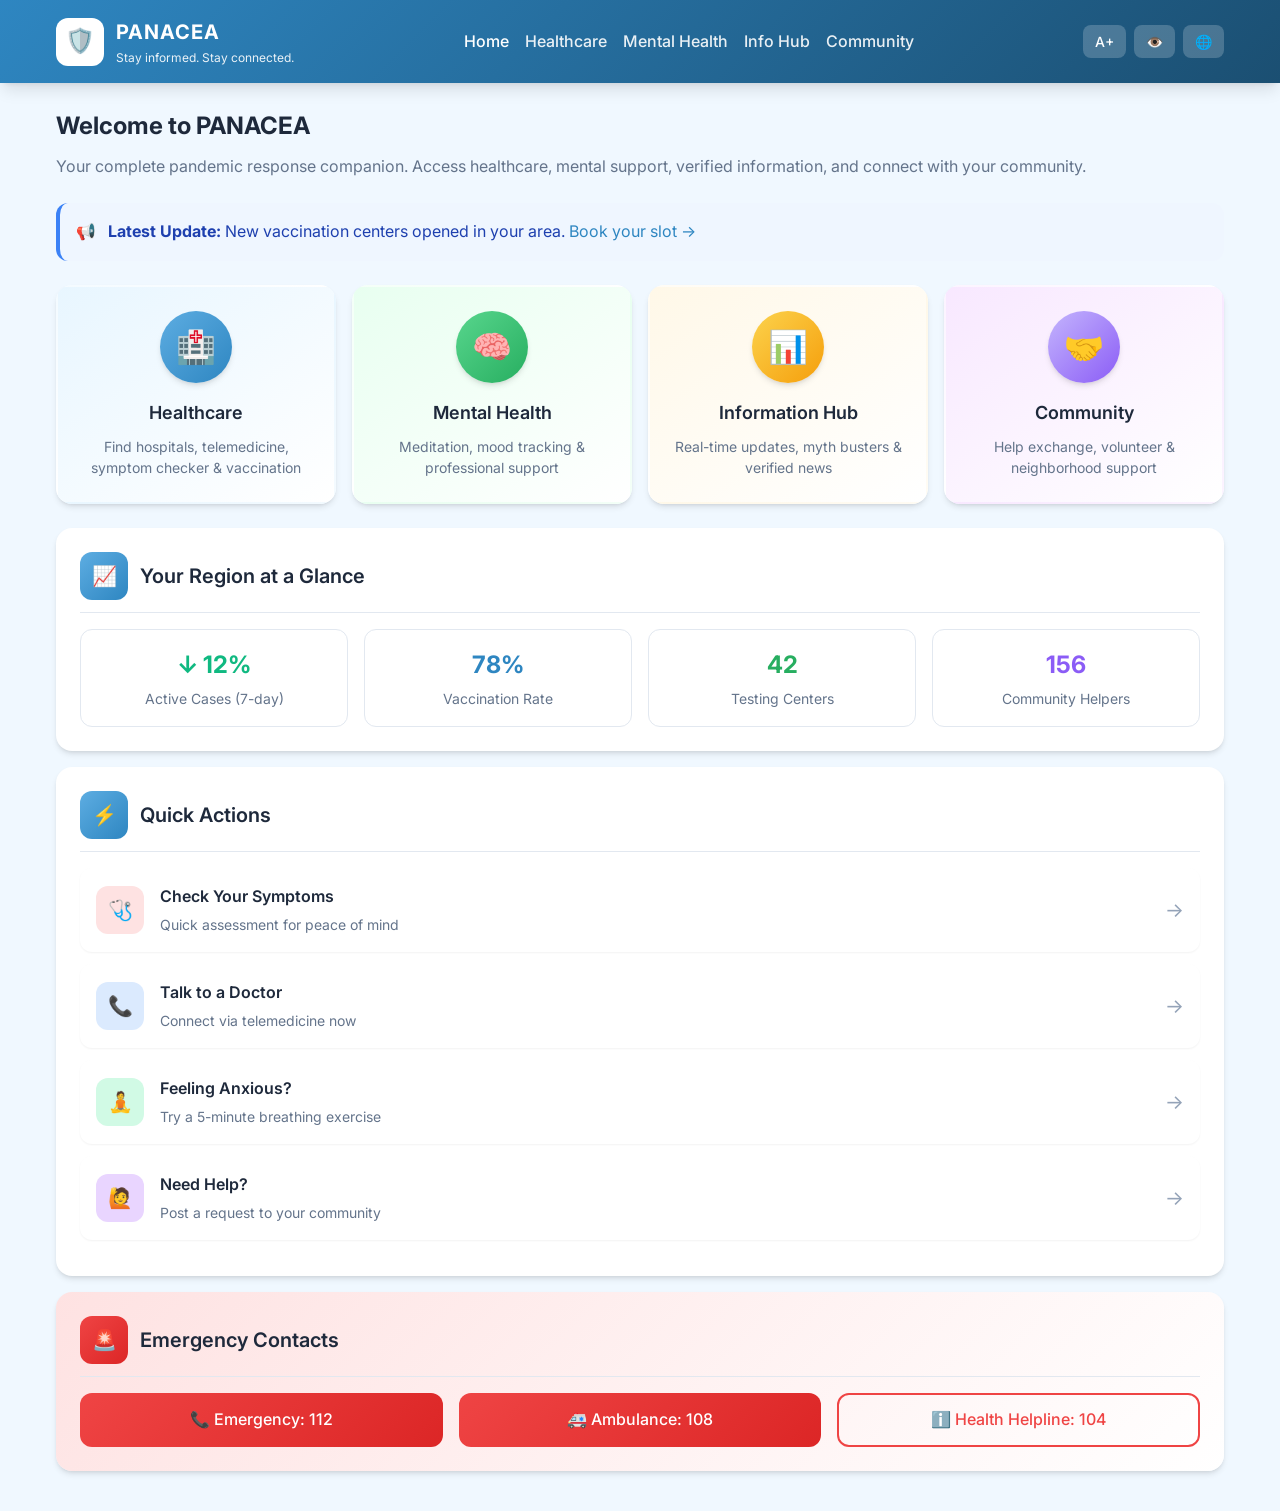
<file: index.html>
<!DOCTYPE html>
<html lang="en">
<head>
  <meta charset="UTF-8">
  <meta name="viewport" content="width=device-width, initial-scale=1.0">
  <meta name="description" content="PANACEA - Pandemic Assistance, Navigation, Awareness, Community & Emergency Aid. Your complete pandemic response toolkit.">
  <title>PANACEA - Pandemic Response Toolkit</title>
  <link rel="stylesheet" href="css/styles.css">
  <link rel="icon" href="data:image/svg+xml,<svg xmlns=%22http://www.w3.org/2000/svg%22 viewBox=%220 0 100 100%22><text y=%22.9em%22 font-size=%2290%22>🛡️</text></svg>">
</head>
<body>
  <div class="page-wrapper" id="app">
    <!-- Header -->
    <header class="header">
      <div class="container header-content">
        <div class="logo">
          <div class="logo-icon">🛡️</div>
          <div class="logo-text">
            <h1>PANACEA</h1>
            <p>Stay informed. Stay connected.</p>
          </div>
        </div>
        
        <!-- Desktop Navigation -->
        <nav class="header-nav">
          <a href="index.html" class="header-nav-link active">Home</a>
          <a href="healthcare.html" class="header-nav-link">Healthcare</a>
          <a href="mental-health.html" class="header-nav-link">Mental Health</a>
          <a href="info-hub.html" class="header-nav-link">Info Hub</a>
          <a href="community.html" class="header-nav-link">Community</a>
        </nav>
        
        <div class="header-actions">
          <button class="header-btn" onclick="toggleFontSize()" aria-label="Increase font size">
            <span>A+</span>
          </button>
          <button class="header-btn" onclick="toggleHighContrast()" aria-label="Toggle high contrast">
            <span>👁️</span>
          </button>
          <button class="header-btn" onclick="toggleLanguageModal()" aria-label="Change language">
            <span>🌐</span>
          </button>
        </div>
      </div>
    </header>

    <!-- Main Content -->
    <main class="main-content">
      <div class="container">
        <!-- Welcome Section -->
        <section class="welcome-section">
          <div class="page-title">
            <h2>Welcome to PANACEA</h2>
            <p>Your complete pandemic response companion. Access healthcare, mental support, verified information, and connect with your community.</p>
          </div>
        </section>

        <!-- Quick Alert Banner -->
        <div class="alert alert-info animate-fadeIn" id="alertBanner">
          <span>📢</span>
          <div>
            <strong>Latest Update:</strong> New vaccination centers opened in your area. 
            <a href="healthcare.html#vaccination">Book your slot →</a>
          </div>
        </div>

        <!-- Feature Cards Grid -->
        <section class="feature-grid">
          <!-- Healthcare Card -->
          <a href="healthcare.html" class="feature-card healthcare animate-fadeIn">
            <div class="feature-icon">🏥</div>
            <h3 class="feature-title">Healthcare</h3>
            <p class="feature-desc">Find hospitals, telemedicine, symptom checker & vaccination</p>
          </a>

          <!-- Mental Health Card -->
          <a href="mental-health.html" class="feature-card mental-health animate-fadeIn">
            <div class="feature-icon">🧠</div>
            <h3 class="feature-title">Mental Health</h3>
            <p class="feature-desc">Meditation, mood tracking & professional support</p>
          </a>

          <!-- Information Hub Card -->
          <a href="info-hub.html" class="feature-card info-hub animate-fadeIn">
            <div class="feature-icon">📊</div>
            <h3 class="feature-title">Information Hub</h3>
            <p class="feature-desc">Real-time updates, myth busters & verified news</p>
          </a>

          <!-- Community Card -->
          <a href="community.html" class="feature-card community animate-fadeIn">
            <div class="feature-icon">🤝</div>
            <h3 class="feature-title">Community</h3>
            <p class="feature-desc">Help exchange, volunteer & neighborhood support</p>
          </a>
        </section>

        <!-- Quick Stats Section -->
        <section class="section-card" style="margin-top: var(--space-6);">
          <div class="section-header">
            <div class="section-icon">📈</div>
            <h2 class="section-title">Your Region at a Glance</h2>
          </div>
          <div class="stats-grid">
            <div class="stat-card">
              <div class="stat-value" style="color: var(--success);">↓ 12%</div>
              <div class="stat-label">Active Cases (7-day)</div>
            </div>
            <div class="stat-card">
              <div class="stat-value" style="color: var(--primary-blue);">78%</div>
              <div class="stat-label">Vaccination Rate</div>
            </div>
            <div class="stat-card">
              <div class="stat-value" style="color: var(--primary-green);">42</div>
              <div class="stat-label">Testing Centers</div>
            </div>
            <div class="stat-card">
              <div class="stat-value" style="color: #8B5CF6;">156</div>
              <div class="stat-label">Community Helpers</div>
            </div>
          </div>
        </section>

        <!-- Quick Actions -->
        <section class="section-card">
          <div class="section-header">
            <div class="section-icon">⚡</div>
            <h2 class="section-title">Quick Actions</h2>
          </div>
          
          <div class="list-item" onclick="location.href='healthcare.html#symptom-checker'">
            <div class="list-icon" style="background: #FEE2E2;">🩺</div>
            <div class="list-content">
              <div class="list-title">Check Your Symptoms</div>
              <div class="list-subtitle">Quick assessment for peace of mind</div>
            </div>
            <span class="list-action">→</span>
          </div>
          
          <div class="list-item" onclick="location.href='healthcare.html#telemedicine'">
            <div class="list-icon" style="background: #DBEAFE;">📞</div>
            <div class="list-content">
              <div class="list-title">Talk to a Doctor</div>
              <div class="list-subtitle">Connect via telemedicine now</div>
            </div>
            <span class="list-action">→</span>
          </div>
          
          <div class="list-item" onclick="location.href='mental-health.html#meditation'">
            <div class="list-icon" style="background: #D1FAE5;">🧘</div>
            <div class="list-content">
              <div class="list-title">Feeling Anxious?</div>
              <div class="list-subtitle">Try a 5-minute breathing exercise</div>
            </div>
            <span class="list-action">→</span>
          </div>
          
          <div class="list-item" onclick="location.href='community.html#help'">
            <div class="list-icon" style="background: #E9D5FF;">🙋</div>
            <div class="list-content">
              <div class="list-title">Need Help?</div>
              <div class="list-subtitle">Post a request to your community</div>
            </div>
            <span class="list-action">→</span>
          </div>
        </section>

        <!-- Emergency Numbers -->
        <section class="section-card" style="background: linear-gradient(135deg, #FEE2E2 0%, #FFFFFF 100%);">
          <div class="section-header">
            <div class="section-icon" style="background: linear-gradient(135deg, #EF4444, #DC2626);">🚨</div>
            <h2 class="section-title">Emergency Contacts</h2>
          </div>
          <div style="display: grid; grid-template-columns: repeat(auto-fit, minmax(200px, 1fr)); gap: var(--space-4);">
            <a href="tel:112" class="btn btn-danger btn-block">
              📞 Emergency: 112
            </a>
            <a href="tel:108" class="btn btn-danger btn-block">
              🚑 Ambulance: 108
            </a>
            <a href="tel:104" class="btn btn-outline btn-block" style="border-color: var(--danger); color: var(--danger);">
              ℹ️ Health Helpline: 104
            </a>
          </div>
        </section>
      </div>
    </main>

    <!-- Bottom Navigation (Mobile) -->
    <nav class="bottom-nav">
      <ul class="nav-list">
        <li class="nav-item">
          <a href="index.html" class="nav-link active">
            <span class="nav-icon">🏠</span>
            <span>Home</span>
          </a>
        </li>
        <li class="nav-item">
          <a href="healthcare.html" class="nav-link">
            <span class="nav-icon">🏥</span>
            <span>Health</span>
          </a>
        </li>
        <li class="nav-item">
          <a href="mental-health.html" class="nav-link">
            <span class="nav-icon">🧠</span>
            <span>Mind</span>
          </a>
        </li>
        <li class="nav-item">
          <a href="info-hub.html" class="nav-link">
            <span class="nav-icon">📊</span>
            <span>Info</span>
          </a>
        </li>
        <li class="nav-item">
          <a href="community.html" class="nav-link">
            <span class="nav-icon">🤝</span>
            <span>Community</span>
          </a>
        </li>
      </ul>
    </nav>

    <!-- Language Modal -->
    <div class="modal-overlay" id="languageModal">
      <div class="modal">
        <div class="modal-header">
          <h3 class="modal-title">🌐 Select Language</h3>
          <button class="modal-close" onclick="toggleLanguageModal()">×</button>
        </div>
        <div class="modal-body">
          <div class="form-group">
            <label class="form-check">
              <input type="radio" name="language" value="en" checked class="form-check-input">
              <span class="form-check-label">English</span>
            </label>
            <label class="form-check">
              <input type="radio" name="language" value="hi" class="form-check-input">
              <span class="form-check-label">हिंदी (Hindi)</span>
            </label>
            <label class="form-check">
              <input type="radio" name="language" value="ta" class="form-check-input">
              <span class="form-check-label">தமிழ் (Tamil)</span>
            </label>
            <label class="form-check">
              <input type="radio" name="language" value="te" class="form-check-input">
              <span class="form-check-label">తెలుగు (Telugu)</span>
            </label>
            <label class="form-check">
              <input type="radio" name="language" value="bn" class="form-check-input">
              <span class="form-check-label">বাংলা (Bengali)</span>
            </label>
            <label class="form-check">
              <input type="radio" name="language" value="mr" class="form-check-input">
              <span class="form-check-label">मराठी (Marathi)</span>
            </label>
          </div>
        </div>
        <div class="modal-footer">
          <button class="btn btn-secondary" onclick="toggleLanguageModal()">Cancel</button>
          <button class="btn btn-primary" onclick="saveLanguage()">Save</button>
        </div>
      </div>
    </div>
  </div>

  <script src="js/app.js"></script>
</body>
</html>
</file>
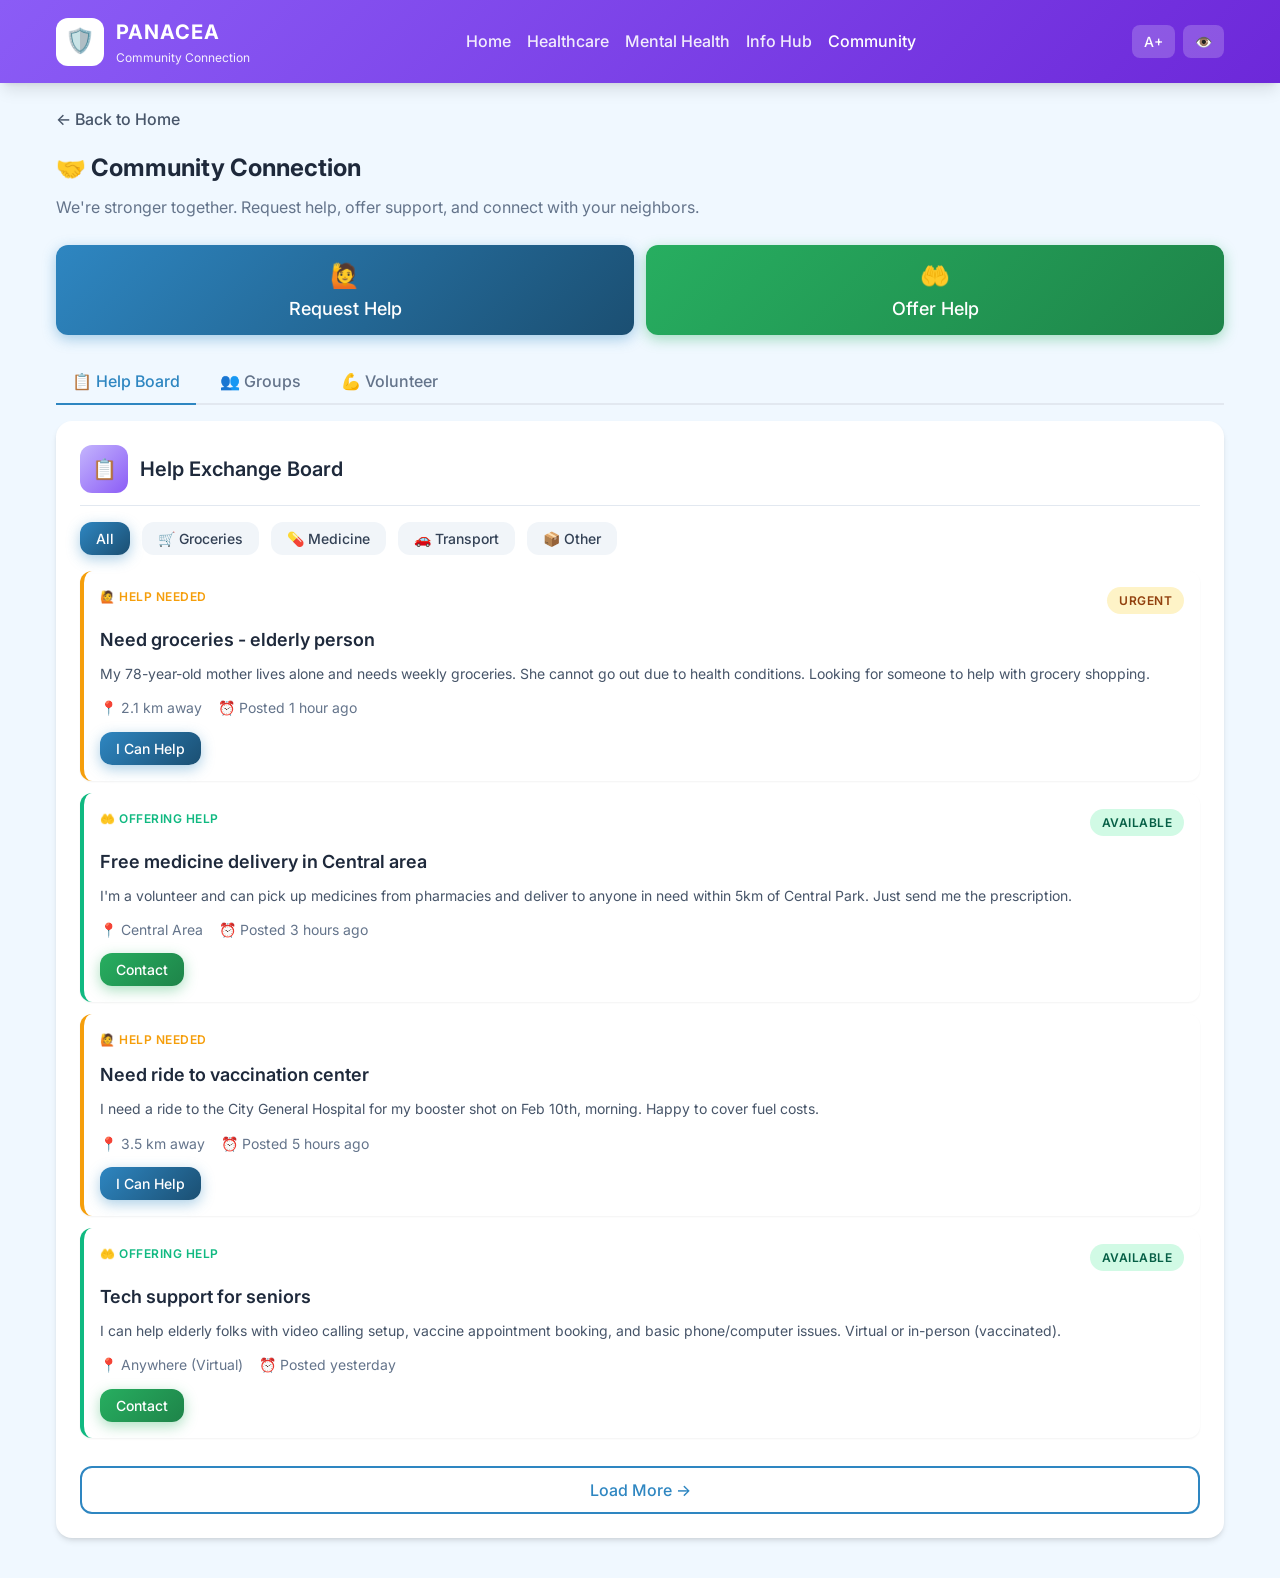
<file: community.html>
<!DOCTYPE html>
<html lang="en">

<head>
    <meta charset="UTF-8">
    <meta name="viewport" content="width=device-width, initial-scale=1.0">
    <meta name="description"
        content="PANACEA Community - Help exchange board, volunteer coordination, neighborhood groups, and community support.">
    <title>Community Connection - PANACEA</title>
    <link rel="stylesheet" href="css/styles.css">
    <link rel="icon"
        href="data:image/svg+xml,<svg xmlns=%22http://www.w3.org/2000/svg%22 viewBox=%220 0 100 100%22><text y=%22.9em%22 font-size=%2290%22>🛡️</text></svg>">
</head>

<body>
    <div class="page-wrapper" id="app">
        <!-- Header -->
        <header class="header" style="background: linear-gradient(135deg, #8B5CF6 0%, #6D28D9 100%);">
            <div class="container header-content">
                <div class="logo">
                    <div class="logo-icon">🛡️</div>
                    <div class="logo-text">
                        <h1>PANACEA</h1>
                        <p>Community Connection</p>
                    </div>
                </div>

                <nav class="header-nav">
                    <a href="index.html" class="header-nav-link">Home</a>
                    <a href="healthcare.html" class="header-nav-link">Healthcare</a>
                    <a href="mental-health.html" class="header-nav-link">Mental Health</a>
                    <a href="info-hub.html" class="header-nav-link">Info Hub</a>
                    <a href="community.html" class="header-nav-link active">Community</a>
                </nav>

                <div class="header-actions">
                    <button class="header-btn" onclick="toggleFontSize()"><span>A+</span></button>
                    <button class="header-btn" onclick="toggleHighContrast()"><span>👁️</span></button>
                </div>
            </div>
        </header>

        <!-- Main Content -->
        <main class="main-content">
            <div class="container">
                <a href="index.html" class="back-link">← Back to Home</a>

                <div class="page-title">
                    <h2>🤝 Community Connection</h2>
                    <p>We're stronger together. Request help, offer support, and connect with your neighbors.</p>
                </div>

                <!-- Quick Actions -->
                <div
                    style="display: grid; grid-template-columns: repeat(2, 1fr); gap: var(--space-3); margin-bottom: var(--space-6);">
                    <button class="btn btn-primary btn-lg" onclick="showPostModal('request')"
                        style="flex-direction: column; padding: var(--space-4);">
                        <span style="font-size: 1.5rem;">🙋</span>
                        Request Help
                    </button>
                    <button class="btn btn-success btn-lg" onclick="showPostModal('offer')"
                        style="flex-direction: column; padding: var(--space-4);">
                        <span style="font-size: 1.5rem;">🤲</span>
                        Offer Help
                    </button>
                </div>

                <!-- Tabs -->
                <div class="tabs">
                    <button class="tab-btn active" onclick="switchCommunityTab('board')">📋 Help Board</button>
                    <button class="tab-btn" onclick="switchCommunityTab('groups')">👥 Groups</button>
                    <button class="tab-btn" onclick="switchCommunityTab('volunteer')">💪 Volunteer</button>
                </div>

                <!-- Tab: Help Exchange Board -->
                <div class="community-tab-content active" id="tab-board">
                    <section class="section-card" id="help">
                        <div class="section-header">
                            <div class="section-icon" style="background: linear-gradient(135deg, #C4B5FD, #8B5CF6);">📋
                            </div>
                            <h2 class="section-title">Help Exchange Board</h2>
                        </div>

                        <!-- Filter -->
                        <div
                            style="display: flex; gap: var(--space-3); margin-bottom: var(--space-4); flex-wrap: wrap;">
                            <button class="btn btn-sm btn-primary">All</button>
                            <button class="btn btn-sm btn-secondary">🛒 Groceries</button>
                            <button class="btn btn-sm btn-secondary">💊 Medicine</button>
                            <button class="btn btn-sm btn-secondary">🚗 Transport</button>
                            <button class="btn btn-sm btn-secondary">📦 Other</button>
                        </div>

                        <!-- Help Cards -->
                        <div class="help-card request">
                            <div class="help-header">
                                <span class="help-type">🙋 Help Needed</span>
                                <span class="badge badge-warning">Urgent</span>
                            </div>
                            <div class="help-title">Need groceries - elderly person</div>
                            <div class="help-desc">My 78-year-old mother lives alone and needs weekly groceries. She
                                cannot go out due to health conditions. Looking for someone to help with grocery
                                shopping.</div>
                            <div class="help-meta">
                                <span>📍 2.1 km away</span>
                                <span>⏰ Posted 1 hour ago</span>
                            </div>
                            <button class="btn btn-primary btn-sm" style="margin-top: var(--space-3);">I Can
                                Help</button>
                        </div>

                        <div class="help-card offer">
                            <div class="help-header">
                                <span class="help-type">🤲 Offering Help</span>
                                <span class="badge badge-success">Available</span>
                            </div>
                            <div class="help-title">Free medicine delivery in Central area</div>
                            <div class="help-desc">I'm a volunteer and can pick up medicines from pharmacies and deliver
                                to anyone in need within 5km of Central Park. Just send me the prescription.</div>
                            <div class="help-meta">
                                <span>📍 Central Area</span>
                                <span>⏰ Posted 3 hours ago</span>
                            </div>
                            <button class="btn btn-success btn-sm" style="margin-top: var(--space-3);">Contact</button>
                        </div>

                        <div class="help-card request">
                            <div class="help-header">
                                <span class="help-type">🙋 Help Needed</span>
                            </div>
                            <div class="help-title">Need ride to vaccination center</div>
                            <div class="help-desc">I need a ride to the City General Hospital for my booster shot on Feb
                                10th, morning. Happy to cover fuel costs.</div>
                            <div class="help-meta">
                                <span>📍 3.5 km away</span>
                                <span>⏰ Posted 5 hours ago</span>
                            </div>
                            <button class="btn btn-primary btn-sm" style="margin-top: var(--space-3);">I Can
                                Help</button>
                        </div>

                        <div class="help-card offer">
                            <div class="help-header">
                                <span class="help-type">🤲 Offering Help</span>
                                <span class="badge badge-success">Available</span>
                            </div>
                            <div class="help-title">Tech support for seniors</div>
                            <div class="help-desc">I can help elderly folks with video calling setup, vaccine
                                appointment booking, and basic phone/computer issues. Virtual or in-person (vaccinated).
                            </div>
                            <div class="help-meta">
                                <span>📍 Anywhere (Virtual)</span>
                                <span>⏰ Posted yesterday</span>
                            </div>
                            <button class="btn btn-success btn-sm" style="margin-top: var(--space-3);">Contact</button>
                        </div>

                        <button class="btn btn-outline btn-block" style="margin-top: var(--space-4);">Load More
                            →</button>
                    </section>
                </div>

                <!-- Tab: Neighborhood Groups -->
                <div class="community-tab-content" id="tab-groups" style="display: none;">
                    <section class="section-card">
                        <div class="section-header">
                            <div class="section-icon" style="background: linear-gradient(135deg, #86EFAC, #22C55E);">👥
                            </div>
                            <h2 class="section-title">Neighborhood Groups</h2>
                        </div>
                        <p style="color: var(--gray-600); margin-bottom: var(--space-4);">
                            Connect with people in your area for local updates and support.
                        </p>

                        <div class="list-item">
                            <div class="list-icon" style="background: #D1FAE5;">🏘️</div>
                            <div class="list-content">
                                <div class="list-title">Central District Community</div>
                                <div class="list-subtitle">234 members • Active now</div>
                            </div>
                            <button class="btn btn-sm btn-success">Joined</button>
                        </div>

                        <div class="list-item">
                            <div class="list-icon" style="background: #DBEAFE;">🏢</div>
                            <div class="list-content">
                                <div class="list-title">Tech Park Residents</div>
                                <div class="list-subtitle">156 members • Last active 2h ago</div>
                            </div>
                            <button class="btn btn-sm btn-outline">Join</button>
                        </div>

                        <div class="list-item">
                            <div class="list-icon" style="background: #FEF3C7;">🏫</div>
                            <div class="list-content">
                                <div class="list-title">School Zone Parents Network</div>
                                <div class="list-subtitle">89 members • Last active 30m ago</div>
                            </div>
                            <button class="btn btn-sm btn-outline">Join</button>
                        </div>

                        <div class="list-item">
                            <div class="list-icon" style="background: #E9D5FF;">🌳</div>
                            <div class="list-content">
                                <div class="list-title">Green Valley Neighborhood</div>
                                <div class="list-subtitle">312 members • Active now</div>
                            </div>
                            <button class="btn btn-sm btn-outline">Join</button>
                        </div>

                        <!-- Group Chat Preview -->
                        <div style="margin-top: var(--space-6);">
                            <h3 style="font-size: var(--font-size-lg); margin-bottom: var(--space-4);">💬 Recent in
                                Central District</h3>

                            <div
                                style="background: var(--gray-50); border-radius: var(--radius-lg); padding: var(--space-4);">
                                <div style="display: flex; gap: var(--space-3); margin-bottom: var(--space-3);">
                                    <div
                                        style="width: 36px; height: 36px; background: var(--primary-blue); border-radius: 50%; display: flex; align-items: center; justify-content: center; color: var(--white); font-weight: 600;">
                                        R</div>
                                    <div>
                                        <div style="font-weight: 600; font-size: var(--font-size-sm);">Rahul S.</div>
                                        <div style="color: var(--gray-600);">Does anyone know if the pharmacy on Main St
                                            has Paracetamol in stock?</div>
                                        <div
                                            style="font-size: var(--font-size-xs); color: var(--gray-400); margin-top: var(--space-1);">
                                            10 min ago</div>
                                    </div>
                                </div>

                                <div style="display: flex; gap: var(--space-3);">
                                    <div
                                        style="width: 36px; height: 36px; background: var(--primary-green); border-radius: 50%; display: flex; align-items: center; justify-content: center; color: var(--white); font-weight: 600;">
                                        P</div>
                                    <div>
                                        <div style="font-weight: 600; font-size: var(--font-size-sm);">Priya M.</div>
                                        <div style="color: var(--gray-600);">Yes! I just went there. They have good
                                            stock. 👍</div>
                                        <div
                                            style="font-size: var(--font-size-xs); color: var(--gray-400); margin-top: var(--space-1);">
                                            5 min ago</div>
                                    </div>
                                </div>
                            </div>

                            <button class="btn btn-primary btn-block" style="margin-top: var(--space-4);">Open Group
                                Chat</button>
                        </div>
                    </section>
                </div>

                <!-- Tab: Volunteer Coordination -->
                <div class="community-tab-content" id="tab-volunteer" style="display: none;">
                    <section class="section-card">
                        <div class="section-header">
                            <div class="section-icon" style="background: linear-gradient(135deg, #FDA4AF, #E11D48);">💪
                            </div>
                            <h2 class="section-title">Become a Volunteer</h2>
                        </div>

                        <p style="color: var(--gray-600); margin-bottom: var(--space-4);">
                            Join our network of community helpers and make a difference.
                        </p>

                        <!-- Volunteer Stats -->
                        <div class="stats-grid" style="margin-bottom: var(--space-6);">
                            <div class="stat-card">
                                <div class="stat-value" style="color: #8B5CF6;">156</div>
                                <div class="stat-label">Active Volunteers</div>
                            </div>
                            <div class="stat-card">
                                <div class="stat-value" style="color: var(--success);">843</div>
                                <div class="stat-label">People Helped</div>
                            </div>
                        </div>

                        <!-- Volunteer Opportunities -->
                        <h3 style="font-size: var(--font-size-lg); margin-bottom: var(--space-4);">Open Opportunities
                        </h3>

                        <div class="list-item">
                            <div class="list-icon" style="background: #D1FAE5;">🚗</div>
                            <div class="list-content">
                                <div class="list-title">Transportation Volunteer</div>
                                <div class="list-subtitle">Drive people to medical appointments</div>
                            </div>
                            <span class="badge badge-warning">12 needed</span>
                        </div>

                        <div class="list-item">
                            <div class="list-icon" style="background: #DBEAFE;">📞</div>
                            <div class="list-content">
                                <div class="list-title">Wellness Check Caller</div>
                                <div class="list-subtitle">Call and check on isolated seniors</div>
                            </div>
                            <span class="badge badge-warning">8 needed</span>
                        </div>

                        <div class="list-item">
                            <div class="list-icon" style="background: #FEF3C7;">🛒</div>
                            <div class="list-content">
                                <div class="list-title">Grocery Delivery Helper</div>
                                <div class="list-subtitle">Shop and deliver essentials</div>
                            </div>
                            <span class="badge badge-warning">15 needed</span>
                        </div>

                        <div class="list-item">
                            <div class="list-icon" style="background: #E9D5FF;">💻</div>
                            <div class="list-content">
                                <div class="list-title">Tech Support Volunteer</div>
                                <div class="list-subtitle">Help with digital literacy</div>
                            </div>
                            <span class="badge badge-success">5 needed</span>
                        </div>

                        <button class="btn btn-primary btn-block btn-lg" style="margin-top: var(--space-6);">
                            ✋ Register as Volunteer
                        </button>
                    </section>

                    <!-- Safety Report -->
                    <section class="section-card"
                        style="background: linear-gradient(135deg, #FEE2E2 0%, #FFFFFF 100%);">
                        <div class="section-header">
                            <div class="section-icon" style="background: linear-gradient(135deg, #FCA5A5, #EF4444);">🚨
                            </div>
                            <h2 class="section-title">Safety Reporting</h2>
                        </div>
                        <p style="color: var(--gray-600); margin-bottom: var(--space-4);">
                            Report safety concerns, misinformation, or emergencies in your area.
                        </p>

                        <div class="form-group">
                            <label class="form-label">Report Type</label>
                            <select class="form-select">
                                <option>Select type...</option>
                                <option>🚨 Emergency</option>
                                <option>📰 Misinformation</option>
                                <option>⚠️ Safety Concern</option>
                                <option>🏥 Healthcare Access Issue</option>
                                <option>📦 Supply Shortage</option>
                            </select>
                        </div>

                        <div class="form-group">
                            <label class="form-label">Description</label>
                            <textarea class="form-textarea" placeholder="Describe the situation..."></textarea>
                        </div>

                        <div class="form-group">
                            <label class="form-label">Location (Optional)</label>
                            <input type="text" class="form-input" placeholder="Area or landmark">
                        </div>

                        <label class="form-check">
                            <input type="checkbox" class="form-check-input">
                            <span class="form-check-label">Submit anonymously</span>
                        </label>

                        <button class="btn btn-danger btn-block" style="margin-top: var(--space-4);">
                            🚨 Submit Report
                        </button>
                    </section>
                </div>
            </div>
        </main>

        <!-- Bottom Navigation -->
        <nav class="bottom-nav">
            <ul class="nav-list">
                <li class="nav-item"><a href="index.html" class="nav-link"><span
                            class="nav-icon">🏠</span><span>Home</span></a></li>
                <li class="nav-item"><a href="healthcare.html" class="nav-link"><span
                            class="nav-icon">🏥</span><span>Health</span></a></li>
                <li class="nav-item"><a href="mental-health.html" class="nav-link"><span
                            class="nav-icon">🧠</span><span>Mind</span></a></li>
                <li class="nav-item"><a href="info-hub.html" class="nav-link"><span
                            class="nav-icon">📊</span><span>Info</span></a></li>
                <li class="nav-item"><a href="community.html" class="nav-link active"><span
                            class="nav-icon">🤝</span><span>Community</span></a></li>
            </ul>
        </nav>

        <!-- Post Help Modal -->
        <div class="modal-overlay" id="postModal">
            <div class="modal">
                <div class="modal-header">
                    <h3 class="modal-title" id="postModalTitle">Post Request</h3>
                    <button class="modal-close" onclick="closePostModal()">×</button>
                </div>
                <div class="modal-body">
                    <div class="form-group">
                        <label class="form-label">Category</label>
                        <select class="form-select">
                            <option>🛒 Groceries</option>
                            <option>💊 Medicine</option>
                            <option>🚗 Transportation</option>
                            <option>💻 Tech Support</option>
                            <option>📦 Other</option>
                        </select>
                    </div>

                    <div class="form-group">
                        <label class="form-label">Title</label>
                        <input type="text" class="form-input" placeholder="Brief description of your need">
                    </div>

                    <div class="form-group">
                        <label class="form-label">Details</label>
                        <textarea class="form-textarea" placeholder="Provide more details..."></textarea>
                    </div>

                    <div class="form-group">
                        <label class="form-label">Your Area</label>
                        <input type="text" class="form-input" placeholder="Neighborhood or landmark">
                    </div>

                    <label class="form-check">
                        <input type="checkbox" class="form-check-input" id="urgentCheck">
                        <span class="form-check-label">This is urgent</span>
                    </label>

                    <label class="form-check">
                        <input type="checkbox" class="form-check-input">
                        <span class="form-check-label">Post anonymously</span>
                    </label>
                </div>
                <div class="modal-footer">
                    <button class="btn btn-secondary" onclick="closePostModal()">Cancel</button>
                    <button class="btn btn-primary" onclick="submitPost()">Post</button>
                </div>
            </div>
        </div>
    </div>

    <script src="js/app.js"></script>
    <script>
        // Community tab switching
        function switchCommunityTab(tabId) {
            document.querySelectorAll('.community-tab-content').forEach(c => c.style.display = 'none');
            document.querySelectorAll('.tabs .tab-btn').forEach(b => b.classList.remove('active'));
            document.getElementById('tab-' + tabId).style.display = 'block';
            event.target.classList.add('active');
        }

        function showPostModal(type) {
            document.getElementById('postModalTitle').textContent = type === 'request' ? '🙋 Request Help' : '🤲 Offer Help';
            document.getElementById('postModal').classList.add('active');
        }

        function closePostModal() {
            document.getElementById('postModal').classList.remove('active');
        }

        function submitPost() {
            alert('Your post has been submitted! It will appear on the board shortly.');
            closePostModal();
        }
    </script>
</body>

</html>
</file>
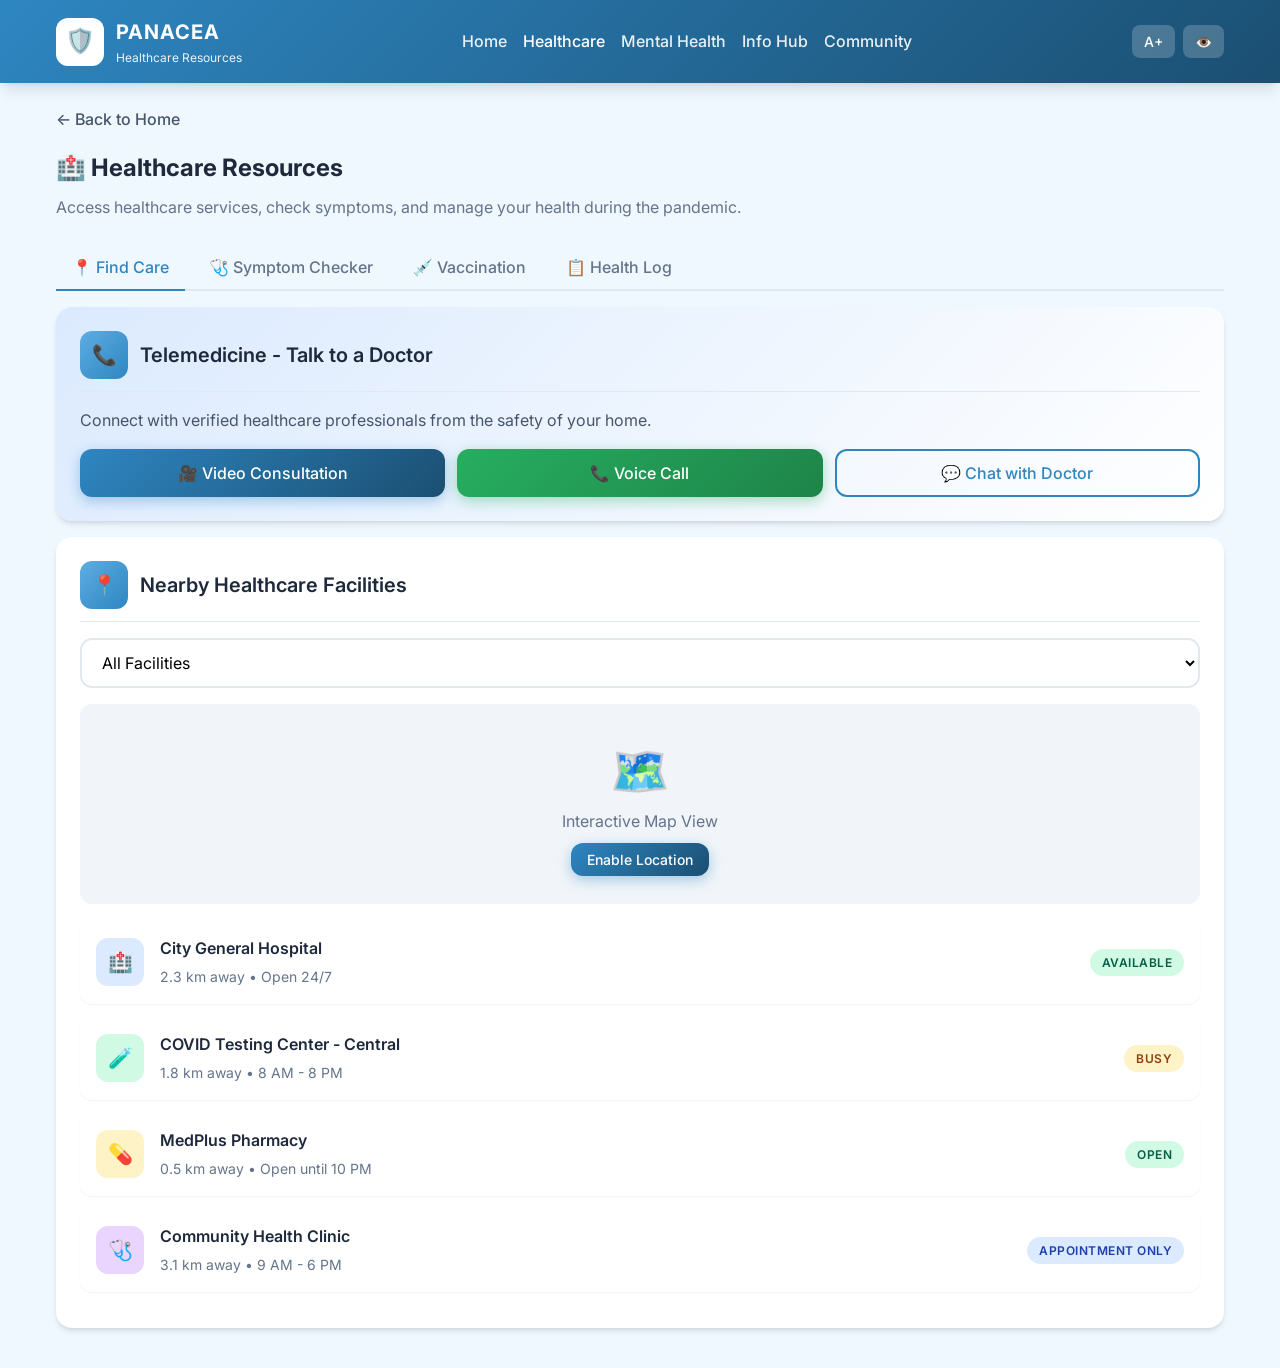
<file: healthcare.html>
<!DOCTYPE html>
<html lang="en">

<head>
    <meta charset="UTF-8">
    <meta name="viewport" content="width=device-width, initial-scale=1.0">
    <meta name="description"
        content="PANACEA Healthcare - Find hospitals, telemedicine, symptom checker, vaccination scheduling and health tracking.">
    <title>Healthcare Resources - PANACEA</title>
    <link rel="stylesheet" href="css/styles.css">
    <link rel="icon"
        href="data:image/svg+xml,<svg xmlns=%22http://www.w3.org/2000/svg%22 viewBox=%220 0 100 100%22><text y=%22.9em%22 font-size=%2290%22>🛡️</text></svg>">
</head>

<body>
    <div class="page-wrapper" id="app">
        <!-- Header -->
        <header class="header">
            <div class="container header-content">
                <div class="logo">
                    <div class="logo-icon">🛡️</div>
                    <div class="logo-text">
                        <h1>PANACEA</h1>
                        <p>Healthcare Resources</p>
                    </div>
                </div>

                <nav class="header-nav">
                    <a href="index.html" class="header-nav-link">Home</a>
                    <a href="healthcare.html" class="header-nav-link active">Healthcare</a>
                    <a href="mental-health.html" class="header-nav-link">Mental Health</a>
                    <a href="info-hub.html" class="header-nav-link">Info Hub</a>
                    <a href="community.html" class="header-nav-link">Community</a>
                </nav>

                <div class="header-actions">
                    <button class="header-btn" onclick="toggleFontSize()"><span>A+</span></button>
                    <button class="header-btn" onclick="toggleHighContrast()"><span>👁️</span></button>
                </div>
            </div>
        </header>

        <!-- Main Content -->
        <main class="main-content">
            <div class="container">
                <a href="index.html" class="back-link">← Back to Home</a>

                <div class="page-title">
                    <h2>🏥 Healthcare Resources</h2>
                    <p>Access healthcare services, check symptoms, and manage your health during the pandemic.</p>
                </div>

                <!-- Tabs -->
                <div class="tabs">
                    <button class="tab-btn active" onclick="switchTab('finder')">📍 Find Care</button>
                    <button class="tab-btn" onclick="switchTab('symptoms')">🩺 Symptom Checker</button>
                    <button class="tab-btn" onclick="switchTab('vaccination')">💉 Vaccination</button>
                    <button class="tab-btn" onclick="switchTab('tracker')">📋 Health Log</button>
                </div>

                <!-- Tab: Healthcare Finder -->
                <div class="tab-content active" id="tab-finder">
                    <!-- Telemedicine Quick Connect -->
                    <section class="section-card" id="telemedicine"
                        style="background: linear-gradient(135deg, #DBEAFE 0%, #FFFFFF 100%);">
                        <div class="section-header">
                            <div class="section-icon">📞</div>
                            <h2 class="section-title">Telemedicine - Talk to a Doctor</h2>
                        </div>
                        <p style="margin-bottom: var(--space-4); color: var(--gray-600);">
                            Connect with verified healthcare professionals from the safety of your home.
                        </p>
                        <div
                            style="display: grid; grid-template-columns: repeat(auto-fit, minmax(200px, 1fr)); gap: var(--space-3);">
                            <button class="btn btn-primary btn-block">
                                🎥 Video Consultation
                            </button>
                            <button class="btn btn-success btn-block">
                                📞 Voice Call
                            </button>
                            <button class="btn btn-outline btn-block">
                                💬 Chat with Doctor
                            </button>
                        </div>
                    </section>

                    <!-- Nearby Healthcare -->
                    <section class="section-card">
                        <div class="section-header">
                            <div class="section-icon">📍</div>
                            <h2 class="section-title">Nearby Healthcare Facilities</h2>
                        </div>

                        <!-- Search Filter -->
                        <div class="form-group">
                            <select class="form-select" id="facilityType">
                                <option value="all">All Facilities</option>
                                <option value="hospital">Hospitals</option>
                                <option value="clinic">Clinics</option>
                                <option value="testing">Testing Centers</option>
                                <option value="pharmacy">Pharmacies</option>
                            </select>
                        </div>

                        <!-- Map Placeholder -->
                        <div
                            style="background: var(--gray-100); border-radius: var(--radius-lg); height: 200px; display: flex; align-items: center; justify-content: center; margin-bottom: var(--space-4);">
                            <div style="text-align: center; color: var(--gray-500);">
                                <span style="font-size: 3rem;">🗺️</span>
                                <p>Interactive Map View</p>
                                <button class="btn btn-sm btn-primary" style="margin-top: var(--space-2);">Enable
                                    Location</button>
                            </div>
                        </div>

                        <!-- Facility List -->
                        <div class="list-item">
                            <div class="list-icon" style="background: #DBEAFE;">🏥</div>
                            <div class="list-content">
                                <div class="list-title">City General Hospital</div>
                                <div class="list-subtitle">2.3 km away • Open 24/7</div>
                            </div>
                            <span class="badge badge-success">Available</span>
                        </div>

                        <div class="list-item">
                            <div class="list-icon" style="background: #D1FAE5;">🧪</div>
                            <div class="list-content">
                                <div class="list-title">COVID Testing Center - Central</div>
                                <div class="list-subtitle">1.8 km away • 8 AM - 8 PM</div>
                            </div>
                            <span class="badge badge-warning">Busy</span>
                        </div>

                        <div class="list-item">
                            <div class="list-icon" style="background: #FEF3C7;">💊</div>
                            <div class="list-content">
                                <div class="list-title">MedPlus Pharmacy</div>
                                <div class="list-subtitle">0.5 km away • Open until 10 PM</div>
                            </div>
                            <span class="badge badge-success">Open</span>
                        </div>

                        <div class="list-item">
                            <div class="list-icon" style="background: #E9D5FF;">🩺</div>
                            <div class="list-content">
                                <div class="list-title">Community Health Clinic</div>
                                <div class="list-subtitle">3.1 km away • 9 AM - 6 PM</div>
                            </div>
                            <span class="badge badge-info">Appointment Only</span>
                        </div>
                    </section>
                </div>

                <!-- Tab: Symptom Checker -->
                <div class="tab-content" id="tab-symptoms">
                    <section class="section-card" id="symptom-checker">
                        <div class="section-header">
                            <div class="section-icon" style="background: linear-gradient(135deg, #FCA5A5, #EF4444);">🩺
                            </div>
                            <h2 class="section-title">Symptom Checker</h2>
                        </div>
                        <p style="margin-bottom: var(--space-4); color: var(--gray-600);">
                            Answer a few questions to assess your risk level. This is not a medical diagnosis.
                        </p>

                        <!-- Symptom Questions -->
                        <div id="symptomQuestions">
                            <div class="question-card" data-question="1">
                                <div class="question-number">Question 1 of 5</div>
                                <div class="question-text">Do you have a fever (temperature above 100.4°F / 38°C)?</div>
                                <div class="answer-options">
                                    <label class="answer-option" onclick="selectAnswer(this, 'fever', 'yes')">
                                        <span class="answer-radio"></span>
                                        <span>Yes</span>
                                    </label>
                                    <label class="answer-option" onclick="selectAnswer(this, 'fever', 'no')">
                                        <span class="answer-radio"></span>
                                        <span>No</span>
                                    </label>
                                    <label class="answer-option" onclick="selectAnswer(this, 'fever', 'unsure')">
                                        <span class="answer-radio"></span>
                                        <span>Not sure</span>
                                    </label>
                                </div>
                            </div>

                            <div class="question-card" data-question="2" style="display: none;">
                                <div class="question-number">Question 2 of 5</div>
                                <div class="question-text">Do you have a persistent cough?</div>
                                <div class="answer-options">
                                    <label class="answer-option" onclick="selectAnswer(this, 'cough', 'yes')">
                                        <span class="answer-radio"></span>
                                        <span>Yes, dry cough</span>
                                    </label>
                                    <label class="answer-option" onclick="selectAnswer(this, 'cough', 'wet')">
                                        <span class="answer-radio"></span>
                                        <span>Yes, with phlegm</span>
                                    </label>
                                    <label class="answer-option" onclick="selectAnswer(this, 'cough', 'no')">
                                        <span class="answer-radio"></span>
                                        <span>No</span>
                                    </label>
                                </div>
                            </div>

                            <div class="question-card" data-question="3" style="display: none;">
                                <div class="question-number">Question 3 of 5</div>
                                <div class="question-text">Have you experienced difficulty breathing or shortness of
                                    breath?</div>
                                <div class="answer-options">
                                    <label class="answer-option" onclick="selectAnswer(this, 'breathing', 'yes')">
                                        <span class="answer-radio"></span>
                                        <span>Yes</span>
                                    </label>
                                    <label class="answer-option" onclick="selectAnswer(this, 'breathing', 'mild')">
                                        <span class="answer-radio"></span>
                                        <span>Mild discomfort</span>
                                    </label>
                                    <label class="answer-option" onclick="selectAnswer(this, 'breathing', 'no')">
                                        <span class="answer-radio"></span>
                                        <span>No</span>
                                    </label>
                                </div>
                            </div>

                            <div class="question-card" data-question="4" style="display: none;">
                                <div class="question-number">Question 4 of 5</div>
                                <div class="question-text">Have you lost your sense of taste or smell?</div>
                                <div class="answer-options">
                                    <label class="answer-option" onclick="selectAnswer(this, 'taste', 'yes')">
                                        <span class="answer-radio"></span>
                                        <span>Yes</span>
                                    </label>
                                    <label class="answer-option" onclick="selectAnswer(this, 'taste', 'partial')">
                                        <span class="answer-radio"></span>
                                        <span>Partially</span>
                                    </label>
                                    <label class="answer-option" onclick="selectAnswer(this, 'taste', 'no')">
                                        <span class="answer-radio"></span>
                                        <span>No</span>
                                    </label>
                                </div>
                            </div>

                            <div class="question-card" data-question="5" style="display: none;">
                                <div class="question-number">Question 5 of 5</div>
                                <div class="question-text">Have you been in close contact with someone who tested
                                    positive?</div>
                                <div class="answer-options">
                                    <label class="answer-option" onclick="selectAnswer(this, 'contact', 'yes')">
                                        <span class="answer-radio"></span>
                                        <span>Yes, within 14 days</span>
                                    </label>
                                    <label class="answer-option" onclick="selectAnswer(this, 'contact', 'maybe')">
                                        <span class="answer-radio"></span>
                                        <span>Possibly</span>
                                    </label>
                                    <label class="answer-option" onclick="selectAnswer(this, 'contact', 'no')">
                                        <span class="answer-radio"></span>
                                        <span>No</span>
                                    </label>
                                </div>
                            </div>
                        </div>

                        <!-- Navigation -->
                        <div style="display: flex; justify-content: space-between; margin-top: var(--space-4);">
                            <button class="btn btn-secondary" id="prevBtn" onclick="prevQuestion()"
                                style="display: none;">← Previous</button>
                            <button class="btn btn-primary" id="nextBtn" onclick="nextQuestion()" disabled>Next
                                →</button>
                        </div>

                        <!-- Result (Hidden by default) -->
                        <div id="symptomResult" style="display: none;">
                            <div class="result-card" id="resultCard">
                                <div class="result-icon" id="resultIcon">✓</div>
                                <div class="result-level" id="resultLevel">Low Risk</div>
                                <p class="result-message" id="resultMessage">
                                    Based on your answers, your risk level appears to be low.
                                </p>
                                <div style="display: flex; flex-direction: column; gap: var(--space-3);">
                                    <button class="btn btn-primary" onclick="resetSymptomChecker()">Check Again</button>
                                    <button class="btn btn-outline" onclick="location.href='#telemedicine'">Consult a
                                        Doctor Anyway</button>
                                </div>
                            </div>
                        </div>
                    </section>
                </div>

                <!-- Tab: Vaccination -->
                <div class="tab-content" id="tab-vaccination">
                    <section class="section-card" id="vaccination">
                        <div class="section-header">
                            <div class="section-icon" style="background: linear-gradient(135deg, #86EFAC, #22C55E);">💉
                            </div>
                            <h2 class="section-title">Vaccination Scheduler</h2>
                        </div>

                        <!-- Vaccination Status -->
                        <div class="alert alert-success" style="margin-bottom: var(--space-4);">
                            <span>✅</span>
                            <div>
                                <strong>Your Vaccination Status:</strong> Fully vaccinated (2 doses + booster)
                            </div>
                        </div>

                        <!-- Schedule Appointment -->
                        <h3 style="font-size: var(--font-size-lg); margin-bottom: var(--space-4);">Book an Appointment
                        </h3>

                        <div class="form-group">
                            <label class="form-label">Select Vaccine Type</label>
                            <select class="form-select">
                                <option>Select vaccine...</option>
                                <option>COVID-19 Booster</option>
                                <option>Flu Vaccine</option>
                                <option>Other Vaccination</option>
                            </select>
                        </div>

                        <div class="form-group">
                            <label class="form-label">Preferred Date</label>
                            <input type="date" class="form-input">
                        </div>

                        <div class="form-group">
                            <label class="form-label">Preferred Center</label>
                            <select class="form-select">
                                <option>Select center...</option>
                                <option>City General Hospital - 2.3 km</option>
                                <option>Community Health Center - 3.1 km</option>
                                <option>PHC Main Branch - 4.5 km</option>
                            </select>
                        </div>

                        <button class="btn btn-success btn-block btn-lg">
                            📅 Book Appointment
                        </button>

                        <!-- Upcoming Appointments -->
                        <h3 style="font-size: var(--font-size-lg); margin: var(--space-6) 0 var(--space-4);">Your
                            Appointments</h3>

                        <div class="list-item" style="border-left: 4px solid var(--primary-green);">
                            <div class="list-icon" style="background: #D1FAE5;">💉</div>
                            <div class="list-content">
                                <div class="list-title">COVID-19 Booster Dose</div>
                                <div class="list-subtitle">Feb 15, 2026 • 10:00 AM • City General Hospital</div>
                            </div>
                            <span class="badge badge-success">Confirmed</span>
                        </div>
                    </section>
                </div>

                <!-- Tab: Health Tracker -->
                <div class="tab-content" id="tab-tracker">
                    <section class="section-card">
                        <div class="section-header">
                            <div class="section-icon">📋</div>
                            <h2 class="section-title">Daily Health Log</h2>
                        </div>
                        <p style="margin-bottom: var(--space-4); color: var(--gray-600);">
                            Track your daily health metrics to monitor your well-being.
                        </p>

                        <form id="healthLogForm">
                            <div class="form-group">
                                <label class="form-label">Date</label>
                                <input type="date" class="form-input" id="logDate">
                            </div>

                            <div style="display: grid; grid-template-columns: repeat(2, 1fr); gap: var(--space-4);">
                                <div class="form-group">
                                    <label class="form-label">Temperature (°F)</label>
                                    <input type="number" class="form-input" placeholder="98.6" step="0.1">
                                </div>
                                <div class="form-group">
                                    <label class="form-label">Oxygen Level (%)</label>
                                    <input type="number" class="form-input" placeholder="98" min="0" max="100">
                                </div>
                            </div>

                            <div class="form-group">
                                <label class="form-label">Symptoms Today</label>
                                <div style="display: flex; flex-wrap: wrap; gap: var(--space-2);">
                                    <label class="form-check" style="flex: 0 0 auto;">
                                        <input type="checkbox" class="form-check-input">
                                        <span class="form-check-label">Fever</span>
                                    </label>
                                    <label class="form-check" style="flex: 0 0 auto;">
                                        <input type="checkbox" class="form-check-input">
                                        <span class="form-check-label">Cough</span>
                                    </label>
                                    <label class="form-check" style="flex: 0 0 auto;">
                                        <input type="checkbox" class="form-check-input">
                                        <span class="form-check-label">Fatigue</span>
                                    </label>
                                    <label class="form-check" style="flex: 0 0 auto;">
                                        <input type="checkbox" class="form-check-input">
                                        <span class="form-check-label">Headache</span>
                                    </label>
                                    <label class="form-check" style="flex: 0 0 auto;">
                                        <input type="checkbox" class="form-check-input">
                                        <span class="form-check-label">Body ache</span>
                                    </label>
                                </div>
                            </div>

                            <div class="form-group">
                                <label class="form-label">Notes</label>
                                <textarea class="form-textarea"
                                    placeholder="Any additional notes about your health today..."></textarea>
                            </div>

                            <button type="submit" class="btn btn-primary btn-block">
                                💾 Save Today's Log
                            </button>
                        </form>

                        <!-- Log History -->
                        <h3 style="font-size: var(--font-size-lg); margin: var(--space-6) 0 var(--space-4);">Recent Logs
                        </h3>

                        <div class="list-item">
                            <div class="list-icon" style="background: #D1FAE5;">✓</div>
                            <div class="list-content">
                                <div class="list-title">Feb 5, 2026</div>
                                <div class="list-subtitle">Temp: 98.4°F • O2: 98% • No symptoms</div>
                            </div>
                        </div>

                        <div class="list-item">
                            <div class="list-icon" style="background: #FEF3C7;">⚠️</div>
                            <div class="list-content">
                                <div class="list-title">Feb 4, 2026</div>
                                <div class="list-subtitle">Temp: 99.1°F • O2: 97% • Mild headache</div>
                            </div>
                        </div>
                    </section>
                </div>
            </div>
        </main>

        <!-- Bottom Navigation -->
        <nav class="bottom-nav">
            <ul class="nav-list">
                <li class="nav-item"><a href="index.html" class="nav-link"><span
                            class="nav-icon">🏠</span><span>Home</span></a></li>
                <li class="nav-item"><a href="healthcare.html" class="nav-link active"><span
                            class="nav-icon">🏥</span><span>Health</span></a></li>
                <li class="nav-item"><a href="mental-health.html" class="nav-link"><span
                            class="nav-icon">🧠</span><span>Mind</span></a></li>
                <li class="nav-item"><a href="info-hub.html" class="nav-link"><span
                            class="nav-icon">📊</span><span>Info</span></a></li>
                <li class="nav-item"><a href="community.html" class="nav-link"><span
                            class="nav-icon">🤝</span><span>Community</span></a></li>
            </ul>
        </nav>
    </div>

    <script src="js/app.js"></script>
    <script>
        // Set today's date for health log
        document.getElementById('logDate').valueAsDate = new Date();
    </script>
</body>

</html>
</file>
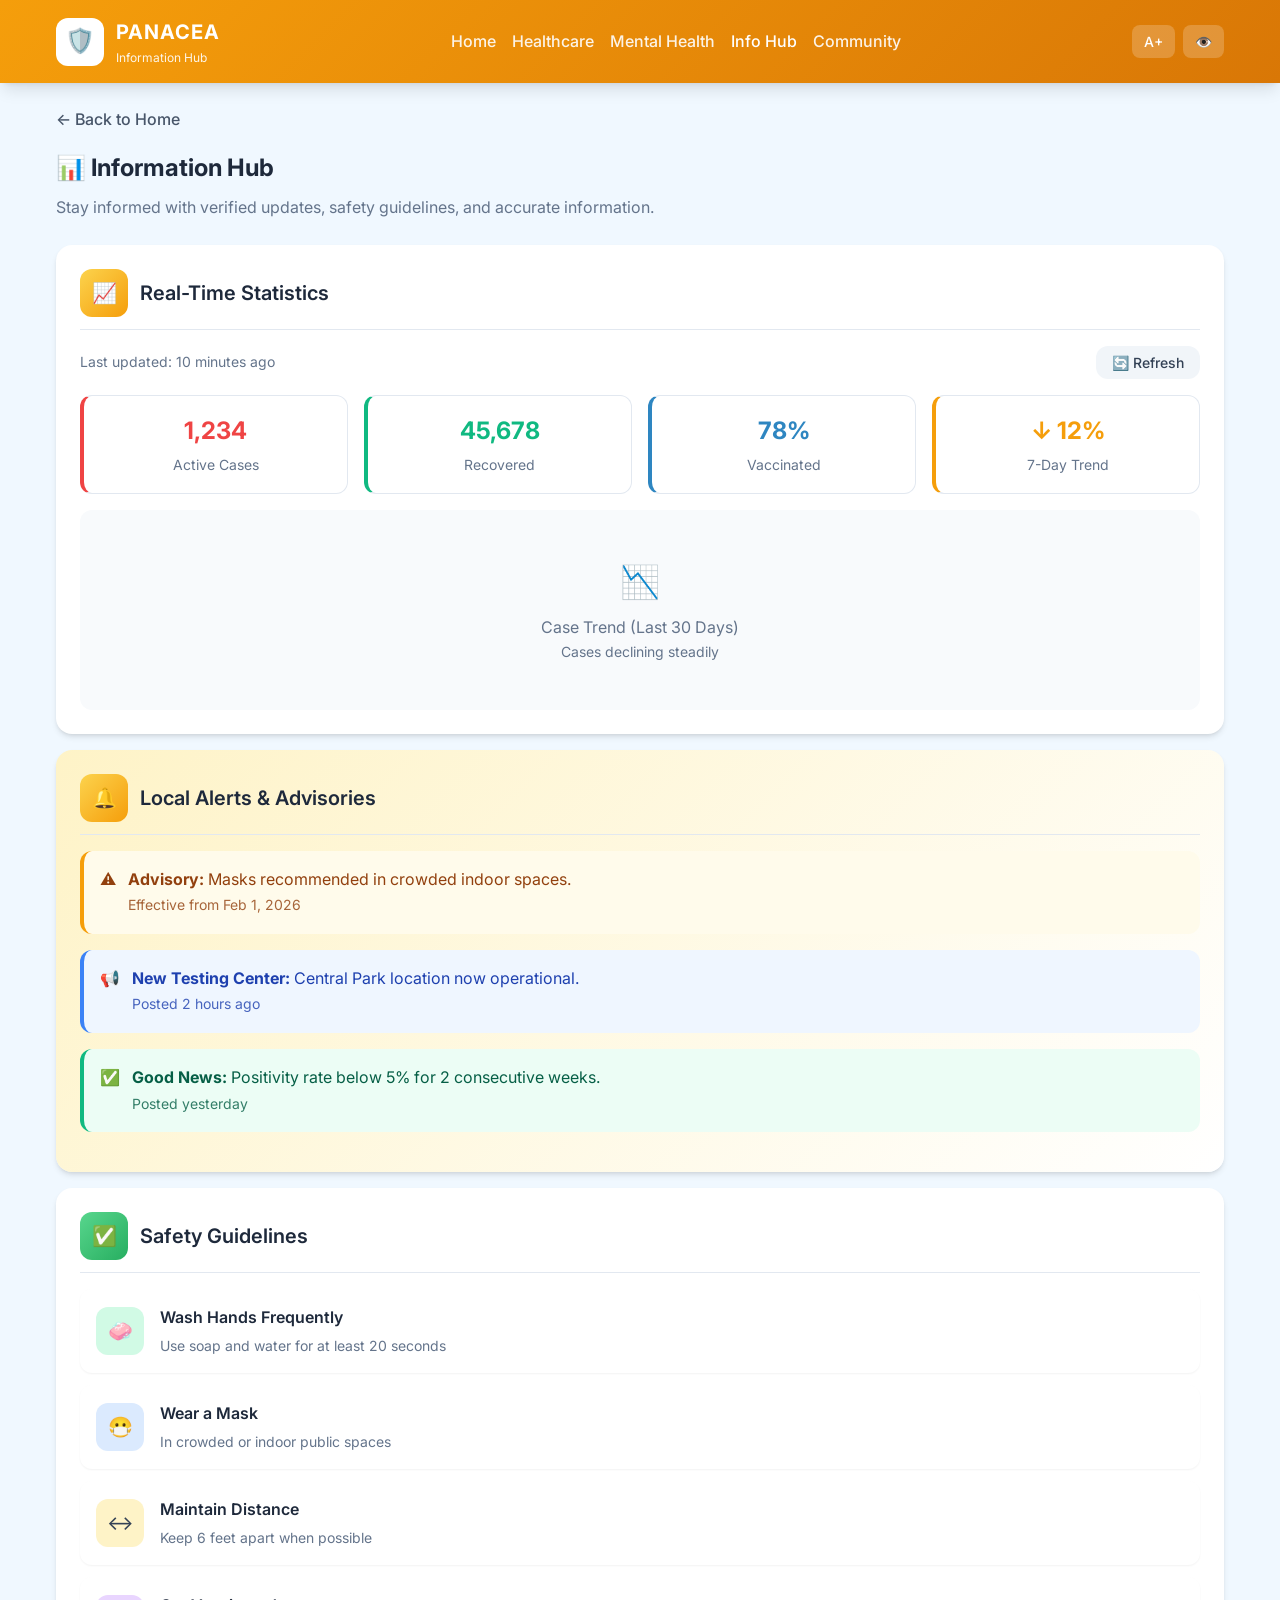
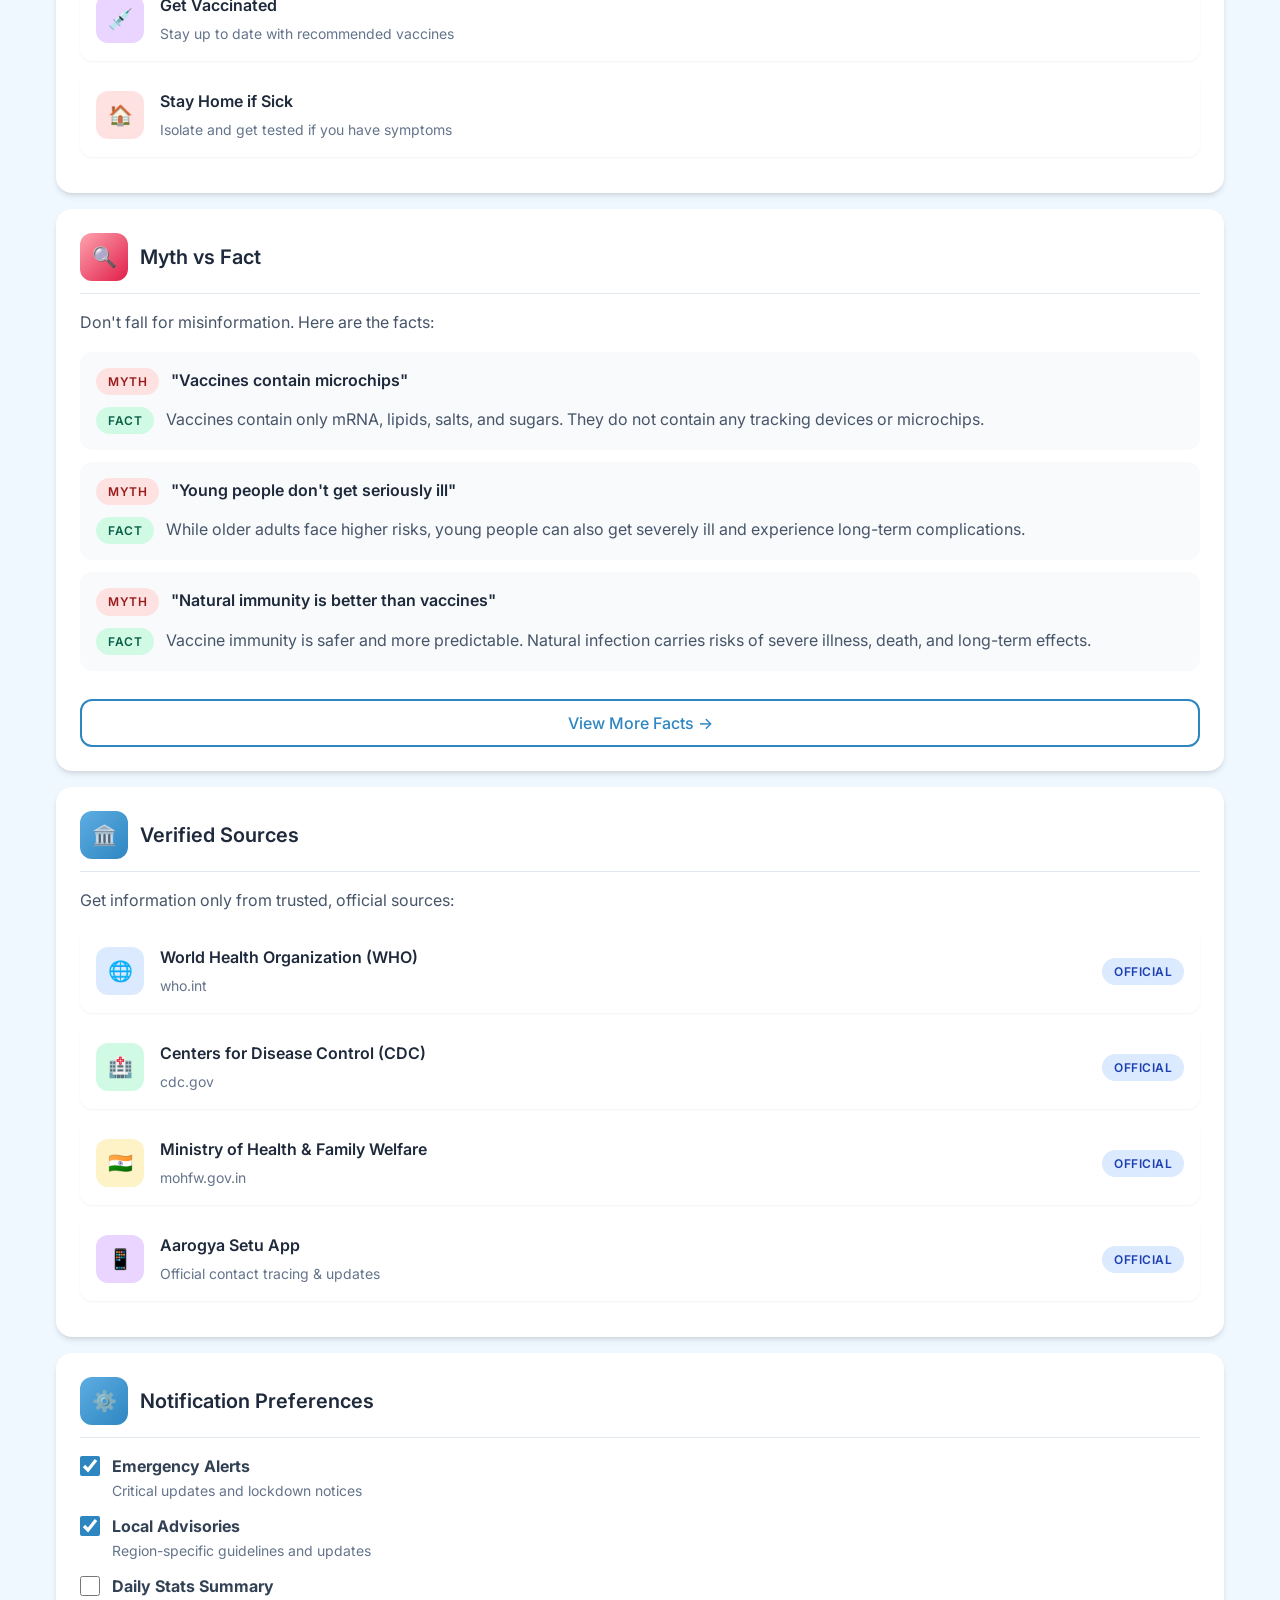
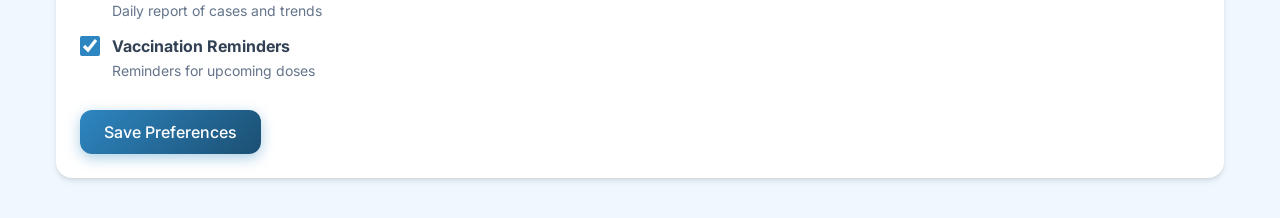
<file: info-hub.html>
<!DOCTYPE html>
<html lang="en">

<head>
    <meta charset="UTF-8">
    <meta name="viewport" content="width=device-width, initial-scale=1.0">
    <meta name="description"
        content="PANACEA Information Hub - Real-time pandemic updates, verified information, myth busters, and local advisories.">
    <title>Information Hub - PANACEA</title>
    <link rel="stylesheet" href="css/styles.css">
    <link rel="icon"
        href="data:image/svg+xml,<svg xmlns=%22http://www.w3.org/2000/svg%22 viewBox=%220 0 100 100%22><text y=%22.9em%22 font-size=%2290%22>🛡️</text></svg>">
</head>

<body>
    <div class="page-wrapper" id="app">
        <!-- Header -->
        <header class="header" style="background: linear-gradient(135deg, #F59E0B 0%, #D97706 100%);">
            <div class="container header-content">
                <div class="logo">
                    <div class="logo-icon">🛡️</div>
                    <div class="logo-text">
                        <h1>PANACEA</h1>
                        <p>Information Hub</p>
                    </div>
                </div>

                <nav class="header-nav">
                    <a href="index.html" class="header-nav-link">Home</a>
                    <a href="healthcare.html" class="header-nav-link">Healthcare</a>
                    <a href="mental-health.html" class="header-nav-link">Mental Health</a>
                    <a href="info-hub.html" class="header-nav-link active">Info Hub</a>
                    <a href="community.html" class="header-nav-link">Community</a>
                </nav>

                <div class="header-actions">
                    <button class="header-btn" onclick="toggleFontSize()"><span>A+</span></button>
                    <button class="header-btn" onclick="toggleHighContrast()"><span>👁️</span></button>
                </div>
            </div>
        </header>

        <!-- Main Content -->
        <main class="main-content">
            <div class="container">
                <a href="index.html" class="back-link">← Back to Home</a>

                <div class="page-title">
                    <h2>📊 Information Hub</h2>
                    <p>Stay informed with verified updates, safety guidelines, and accurate information.</p>
                </div>

                <!-- Real-time Stats -->
                <section class="section-card">
                    <div class="section-header">
                        <div class="section-icon" style="background: linear-gradient(135deg, #FCD34D, #F59E0B);">📈
                        </div>
                        <h2 class="section-title">Real-Time Statistics</h2>
                    </div>

                    <div
                        style="display: flex; justify-content: space-between; align-items: center; margin-bottom: var(--space-4);">
                        <span style="color: var(--gray-500); font-size: var(--font-size-sm);">
                            Last updated: <span id="lastUpdate">10 minutes ago</span>
                        </span>
                        <button class="btn btn-sm btn-secondary" onclick="refreshStats()">🔄 Refresh</button>
                    </div>

                    <div class="stats-grid">
                        <div class="stat-card" style="border-left: 4px solid var(--danger);">
                            <div class="stat-value" style="color: var(--danger);">1,234</div>
                            <div class="stat-label">Active Cases</div>
                        </div>
                        <div class="stat-card" style="border-left: 4px solid var(--success);">
                            <div class="stat-value" style="color: var(--success);">45,678</div>
                            <div class="stat-label">Recovered</div>
                        </div>
                        <div class="stat-card" style="border-left: 4px solid var(--primary-blue);">
                            <div class="stat-value" style="color: var(--primary-blue);">78%</div>
                            <div class="stat-label">Vaccinated</div>
                        </div>
                        <div class="stat-card" style="border-left: 4px solid var(--warning);">
                            <div class="stat-value" style="color: var(--warning);">↓ 12%</div>
                            <div class="stat-label">7-Day Trend</div>
                        </div>
                    </div>

                    <!-- Trend Chart Placeholder -->
                    <div
                        style="background: var(--gray-50); border-radius: var(--radius-lg); height: 200px; margin-top: var(--space-4); display: flex; align-items: center; justify-content: center;">
                        <div style="text-align: center; color: var(--gray-500);">
                            <div style="font-size: 2rem; margin-bottom: var(--space-2);">📉</div>
                            <p>Case Trend (Last 30 Days)</p>
                            <p style="font-size: var(--font-size-sm);">Cases declining steadily</p>
                        </div>
                    </div>
                </section>

                <!-- Localized Alerts -->
                <section class="section-card" style="background: linear-gradient(135deg, #FEF3C7 0%, #FFFFFF 100%);">
                    <div class="section-header">
                        <div class="section-icon" style="background: linear-gradient(135deg, #FCD34D, #F59E0B);">🔔
                        </div>
                        <h2 class="section-title">Local Alerts & Advisories</h2>
                    </div>

                    <div class="alert alert-warning">
                        <span>⚠️</span>
                        <div>
                            <strong>Advisory:</strong> Masks recommended in crowded indoor spaces.
                            <br><span style="font-size: var(--font-size-sm); opacity: 0.8;">Effective from Feb 1,
                                2026</span>
                        </div>
                    </div>

                    <div class="alert alert-info">
                        <span>📢</span>
                        <div>
                            <strong>New Testing Center:</strong> Central Park location now operational.
                            <br><span style="font-size: var(--font-size-sm); opacity: 0.8;">Posted 2 hours ago</span>
                        </div>
                    </div>

                    <div class="alert alert-success">
                        <span>✅</span>
                        <div>
                            <strong>Good News:</strong> Positivity rate below 5% for 2 consecutive weeks.
                            <br><span style="font-size: var(--font-size-sm); opacity: 0.8;">Posted yesterday</span>
                        </div>
                    </div>
                </section>

                <!-- Safety Guidelines -->
                <section class="section-card">
                    <div class="section-header">
                        <div class="section-icon"
                            style="background: linear-gradient(135deg, var(--primary-green-light), var(--primary-green));">
                            ✅</div>
                        <h2 class="section-title">Safety Guidelines</h2>
                    </div>

                    <div class="list-item">
                        <div class="list-icon" style="background: #D1FAE5;">🧼</div>
                        <div class="list-content">
                            <div class="list-title">Wash Hands Frequently</div>
                            <div class="list-subtitle">Use soap and water for at least 20 seconds</div>
                        </div>
                    </div>

                    <div class="list-item">
                        <div class="list-icon" style="background: #DBEAFE;">😷</div>
                        <div class="list-content">
                            <div class="list-title">Wear a Mask</div>
                            <div class="list-subtitle">In crowded or indoor public spaces</div>
                        </div>
                    </div>

                    <div class="list-item">
                        <div class="list-icon" style="background: #FEF3C7;">↔️</div>
                        <div class="list-content">
                            <div class="list-title">Maintain Distance</div>
                            <div class="list-subtitle">Keep 6 feet apart when possible</div>
                        </div>
                    </div>

                    <div class="list-item">
                        <div class="list-icon" style="background: #E9D5FF;">💉</div>
                        <div class="list-content">
                            <div class="list-title">Get Vaccinated</div>
                            <div class="list-subtitle">Stay up to date with recommended vaccines</div>
                        </div>
                    </div>

                    <div class="list-item">
                        <div class="list-icon" style="background: #FEE2E2;">🏠</div>
                        <div class="list-content">
                            <div class="list-title">Stay Home if Sick</div>
                            <div class="list-subtitle">Isolate and get tested if you have symptoms</div>
                        </div>
                    </div>
                </section>

                <!-- Myth vs Fact -->
                <section class="section-card">
                    <div class="section-header">
                        <div class="section-icon" style="background: linear-gradient(135deg, #FDA4AF, #E11D48);">🔍
                        </div>
                        <h2 class="section-title">Myth vs Fact</h2>
                    </div>
                    <p style="color: var(--gray-600); margin-bottom: var(--space-4);">
                        Don't fall for misinformation. Here are the facts:
                    </p>

                    <!-- Myth 1 -->
                    <div
                        style="background: var(--gray-50); border-radius: var(--radius-lg); padding: var(--space-4); margin-bottom: var(--space-3);">
                        <div style="display: flex; gap: var(--space-3); margin-bottom: var(--space-3);">
                            <span class="badge badge-danger">MYTH</span>
                            <p style="font-weight: 600; color: var(--gray-800);">"Vaccines contain microchips"</p>
                        </div>
                        <div style="display: flex; gap: var(--space-3);">
                            <span class="badge badge-success">FACT</span>
                            <p style="color: var(--gray-600);">Vaccines contain only mRNA, lipids, salts, and sugars.
                                They do not contain any tracking devices or microchips.</p>
                        </div>
                    </div>

                    <!-- Myth 2 -->
                    <div
                        style="background: var(--gray-50); border-radius: var(--radius-lg); padding: var(--space-4); margin-bottom: var(--space-3);">
                        <div style="display: flex; gap: var(--space-3); margin-bottom: var(--space-3);">
                            <span class="badge badge-danger">MYTH</span>
                            <p style="font-weight: 600; color: var(--gray-800);">"Young people don't get seriously ill"
                            </p>
                        </div>
                        <div style="display: flex; gap: var(--space-3);">
                            <span class="badge badge-success">FACT</span>
                            <p style="color: var(--gray-600);">While older adults face higher risks, young people can
                                also get severely ill and experience long-term complications.</p>
                        </div>
                    </div>

                    <!-- Myth 3 -->
                    <div
                        style="background: var(--gray-50); border-radius: var(--radius-lg); padding: var(--space-4); margin-bottom: var(--space-3);">
                        <div style="display: flex; gap: var(--space-3); margin-bottom: var(--space-3);">
                            <span class="badge badge-danger">MYTH</span>
                            <p style="font-weight: 600; color: var(--gray-800);">"Natural immunity is better than
                                vaccines"</p>
                        </div>
                        <div style="display: flex; gap: var(--space-3);">
                            <span class="badge badge-success">FACT</span>
                            <p style="color: var(--gray-600);">Vaccine immunity is safer and more predictable. Natural
                                infection carries risks of severe illness, death, and long-term effects.</p>
                        </div>
                    </div>

                    <button class="btn btn-outline btn-block" style="margin-top: var(--space-4);">View More Facts
                        →</button>
                </section>

                <!-- Verified Sources -->
                <section class="section-card">
                    <div class="section-header">
                        <div class="section-icon"
                            style="background: linear-gradient(135deg, var(--primary-blue-light), var(--primary-blue));">
                            🏛️</div>
                        <h2 class="section-title">Verified Sources</h2>
                    </div>
                    <p style="color: var(--gray-600); margin-bottom: var(--space-4);">
                        Get information only from trusted, official sources:
                    </p>

                    <div class="list-item" onclick="window.open('https://www.who.int', '_blank')">
                        <div class="list-icon" style="background: #DBEAFE;">🌐</div>
                        <div class="list-content">
                            <div class="list-title">World Health Organization (WHO)</div>
                            <div class="list-subtitle">who.int</div>
                        </div>
                        <span class="badge badge-info">Official</span>
                    </div>

                    <div class="list-item" onclick="window.open('https://www.cdc.gov', '_blank')">
                        <div class="list-icon" style="background: #D1FAE5;">🏥</div>
                        <div class="list-content">
                            <div class="list-title">Centers for Disease Control (CDC)</div>
                            <div class="list-subtitle">cdc.gov</div>
                        </div>
                        <span class="badge badge-info">Official</span>
                    </div>

                    <div class="list-item">
                        <div class="list-icon" style="background: #FEF3C7;">🇮🇳</div>
                        <div class="list-content">
                            <div class="list-title">Ministry of Health & Family Welfare</div>
                            <div class="list-subtitle">mohfw.gov.in</div>
                        </div>
                        <span class="badge badge-info">Official</span>
                    </div>

                    <div class="list-item">
                        <div class="list-icon" style="background: #E9D5FF;">📱</div>
                        <div class="list-content">
                            <div class="list-title">Aarogya Setu App</div>
                            <div class="list-subtitle">Official contact tracing & updates</div>
                        </div>
                        <span class="badge badge-info">Official</span>
                    </div>
                </section>

                <!-- Notification Settings -->
                <section class="section-card">
                    <div class="section-header">
                        <div class="section-icon">⚙️</div>
                        <h2 class="section-title">Notification Preferences</h2>
                    </div>

                    <label class="form-check">
                        <input type="checkbox" class="form-check-input" checked>
                        <span class="form-check-label">
                            <strong>Emergency Alerts</strong><br>
                            <span style="color: var(--gray-500); font-size: var(--font-size-sm);">Critical updates and
                                lockdown notices</span>
                        </span>
                    </label>

                    <label class="form-check">
                        <input type="checkbox" class="form-check-input" checked>
                        <span class="form-check-label">
                            <strong>Local Advisories</strong><br>
                            <span style="color: var(--gray-500); font-size: var(--font-size-sm);">Region-specific
                                guidelines and updates</span>
                        </span>
                    </label>

                    <label class="form-check">
                        <input type="checkbox" class="form-check-input">
                        <span class="form-check-label">
                            <strong>Daily Stats Summary</strong><br>
                            <span style="color: var(--gray-500); font-size: var(--font-size-sm);">Daily report of cases
                                and trends</span>
                        </span>
                    </label>

                    <label class="form-check">
                        <input type="checkbox" class="form-check-input" checked>
                        <span class="form-check-label">
                            <strong>Vaccination Reminders</strong><br>
                            <span style="color: var(--gray-500); font-size: var(--font-size-sm);">Reminders for upcoming
                                doses</span>
                        </span>
                    </label>

                    <button class="btn btn-primary" style="margin-top: var(--space-4);">Save Preferences</button>
                </section>
            </div>
        </main>

        <!-- Bottom Navigation -->
        <nav class="bottom-nav">
            <ul class="nav-list">
                <li class="nav-item"><a href="index.html" class="nav-link"><span
                            class="nav-icon">🏠</span><span>Home</span></a></li>
                <li class="nav-item"><a href="healthcare.html" class="nav-link"><span
                            class="nav-icon">🏥</span><span>Health</span></a></li>
                <li class="nav-item"><a href="mental-health.html" class="nav-link"><span
                            class="nav-icon">🧠</span><span>Mind</span></a></li>
                <li class="nav-item"><a href="info-hub.html" class="nav-link active"><span
                            class="nav-icon">📊</span><span>Info</span></a></li>
                <li class="nav-item"><a href="community.html" class="nav-link"><span
                            class="nav-icon">🤝</span><span>Community</span></a></li>
            </ul>
        </nav>
    </div>

    <script src="js/app.js"></script>
</body>

</html>
</file>
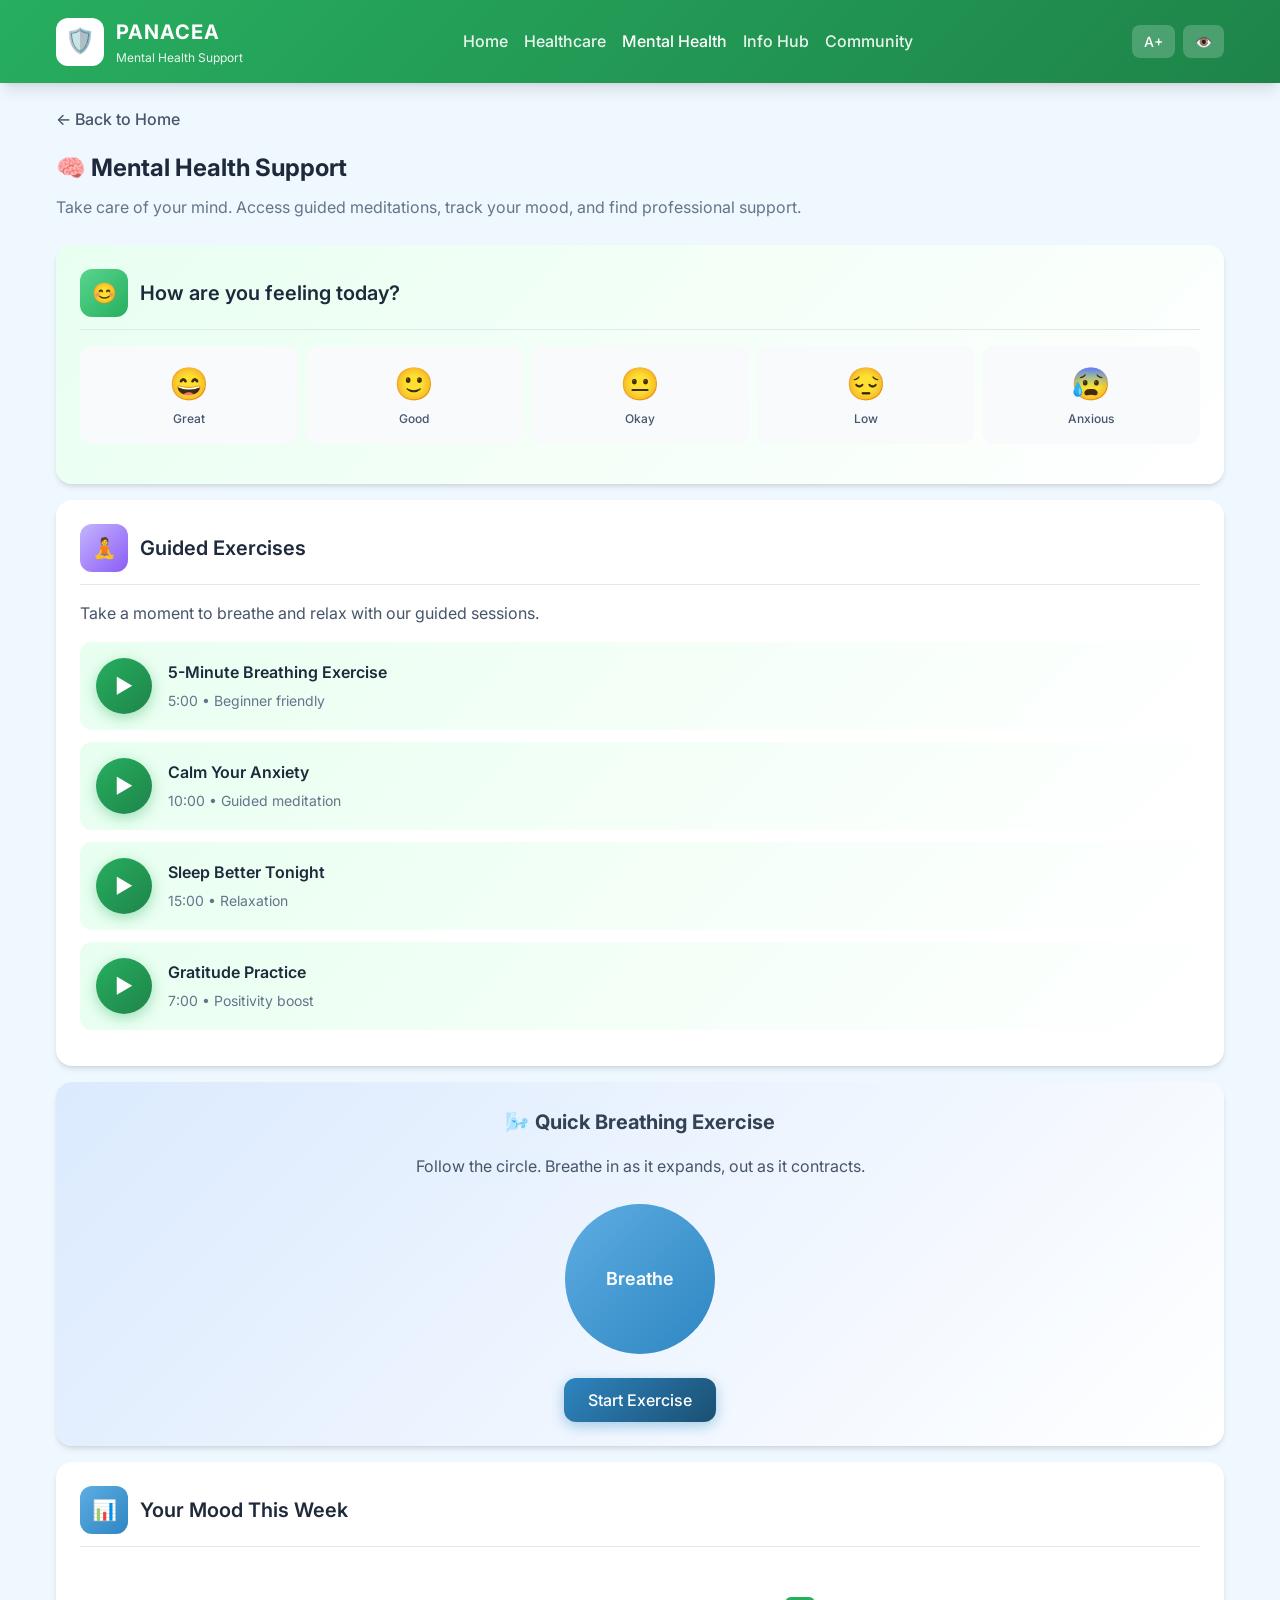
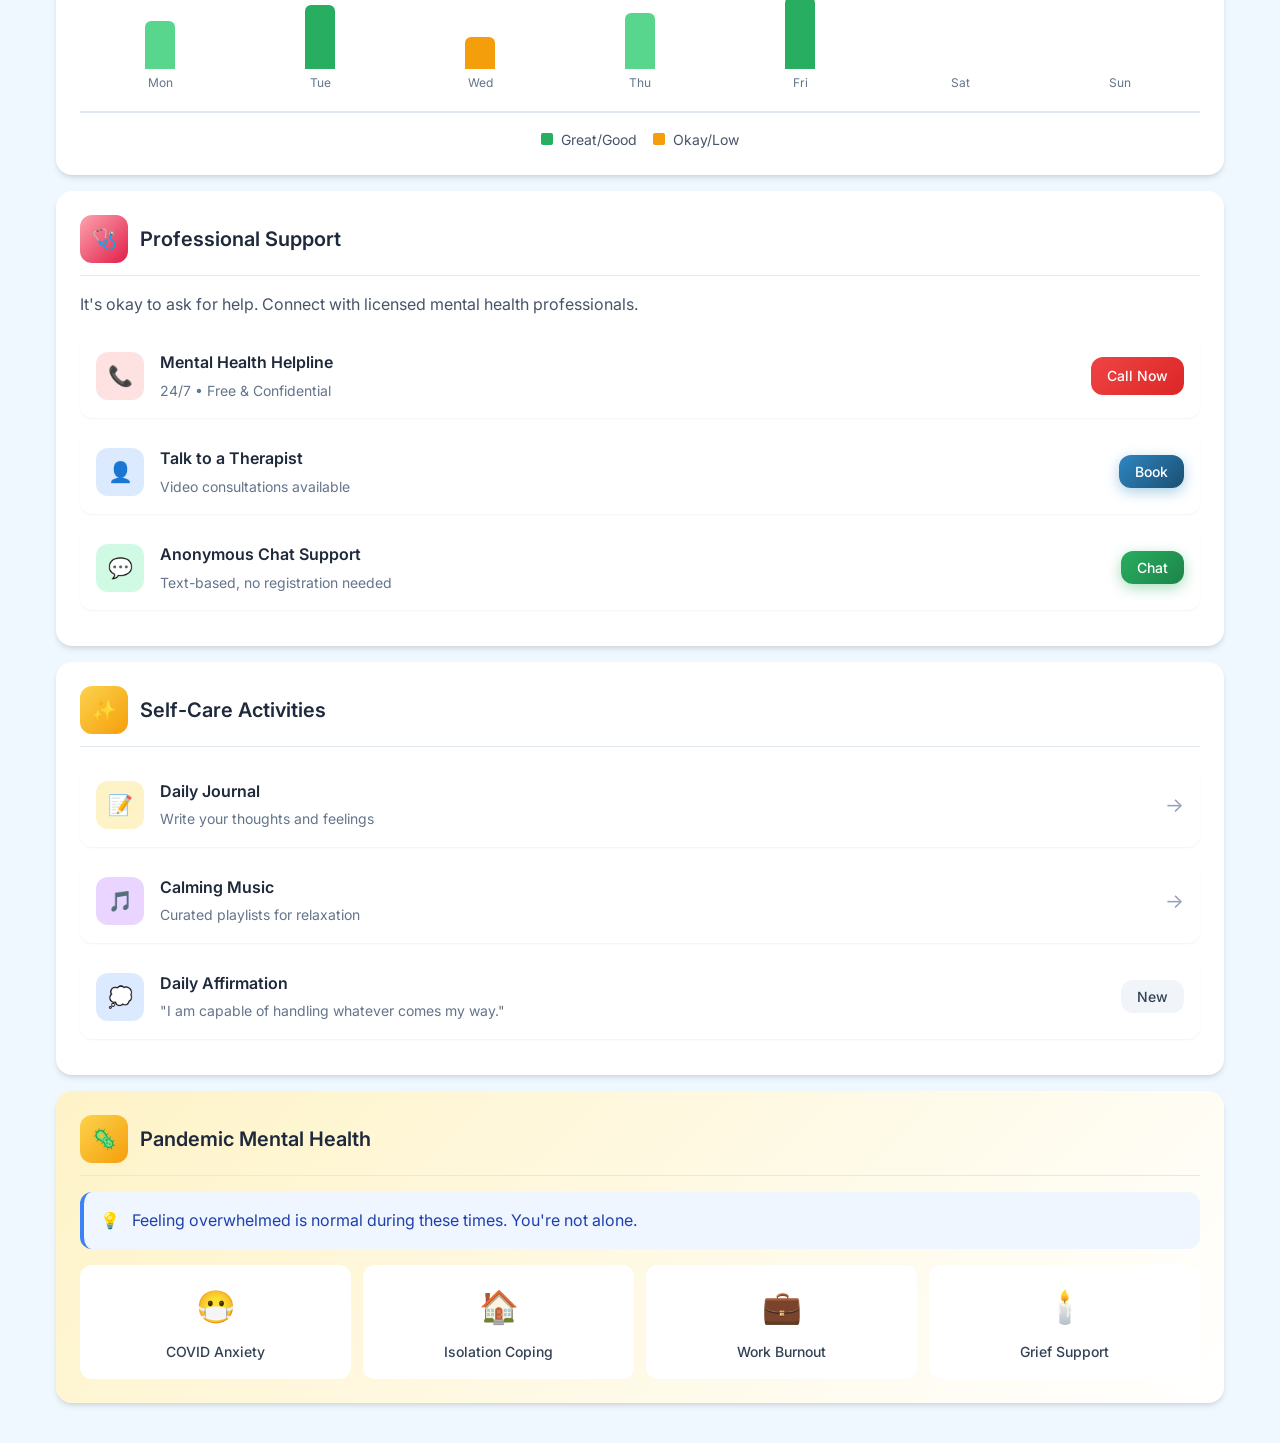
<file: mental-health.html>
<!DOCTYPE html>
<html lang="en">

<head>
    <meta charset="UTF-8">
    <meta name="viewport" content="width=device-width, initial-scale=1.0">
    <meta name="description"
        content="PANACEA Mental Health - Meditation, breathing exercises, mood tracking, and professional mental health support.">
    <title>Mental Health Support - PANACEA</title>
    <link rel="stylesheet" href="css/styles.css">
    <link rel="icon"
        href="data:image/svg+xml,<svg xmlns=%22http://www.w3.org/2000/svg%22 viewBox=%220 0 100 100%22><text y=%22.9em%22 font-size=%2290%22>🛡️</text></svg>">
</head>

<body>
    <div class="page-wrapper" id="app">
        <!-- Header -->
        <header class="header"
            style="background: linear-gradient(135deg, var(--primary-green) 0%, var(--primary-green-dark) 100%);">
            <div class="container header-content">
                <div class="logo">
                    <div class="logo-icon">🛡️</div>
                    <div class="logo-text">
                        <h1>PANACEA</h1>
                        <p>Mental Health Support</p>
                    </div>
                </div>

                <nav class="header-nav">
                    <a href="index.html" class="header-nav-link">Home</a>
                    <a href="healthcare.html" class="header-nav-link">Healthcare</a>
                    <a href="mental-health.html" class="header-nav-link active">Mental Health</a>
                    <a href="info-hub.html" class="header-nav-link">Info Hub</a>
                    <a href="community.html" class="header-nav-link">Community</a>
                </nav>

                <div class="header-actions">
                    <button class="header-btn" onclick="toggleFontSize()"><span>A+</span></button>
                    <button class="header-btn" onclick="toggleHighContrast()"><span>👁️</span></button>
                </div>
            </div>
        </header>

        <!-- Main Content -->
        <main class="main-content">
            <div class="container">
                <a href="index.html" class="back-link">← Back to Home</a>

                <div class="page-title">
                    <h2>🧠 Mental Health Support</h2>
                    <p>Take care of your mind. Access guided meditations, track your mood, and find professional
                        support.</p>
                </div>

                <!-- Daily Mood Check-in -->
                <section class="section-card" style="background: linear-gradient(135deg, #E8FFF0 0%, #FFFFFF 100%);">
                    <div class="section-header">
                        <div class="section-icon"
                            style="background: linear-gradient(135deg, var(--primary-green-light), var(--primary-green));">
                            😊</div>
                        <h2 class="section-title">How are you feeling today?</h2>
                    </div>

                    <div class="mood-grid" id="moodGrid">
                        <button class="mood-btn" onclick="selectMood(this, 'great')" data-mood="great">
                            <span class="mood-emoji">😄</span>
                            <span class="mood-label">Great</span>
                        </button>
                        <button class="mood-btn" onclick="selectMood(this, 'good')" data-mood="good">
                            <span class="mood-emoji">🙂</span>
                            <span class="mood-label">Good</span>
                        </button>
                        <button class="mood-btn" onclick="selectMood(this, 'okay')" data-mood="okay">
                            <span class="mood-emoji">😐</span>
                            <span class="mood-label">Okay</span>
                        </button>
                        <button class="mood-btn" onclick="selectMood(this, 'low')" data-mood="low">
                            <span class="mood-emoji">😔</span>
                            <span class="mood-label">Low</span>
                        </button>
                        <button class="mood-btn" onclick="selectMood(this, 'anxious')" data-mood="anxious">
                            <span class="mood-emoji">😰</span>
                            <span class="mood-label">Anxious</span>
                        </button>
                    </div>

                    <div id="moodConfirmation" style="display: none; text-align: center; margin-top: var(--space-4);">
                        <div class="alert alert-success">
                            <span>✅</span>
                            <span>Mood logged! <span id="moodStreak">You're on a 5-day streak!</span></span>
                        </div>
                    </div>
                </section>

                <!-- Guided Meditation & Breathing -->
                <section class="section-card" id="meditation">
                    <div class="section-header">
                        <div class="section-icon" style="background: linear-gradient(135deg, #C4B5FD, #8B5CF6);">🧘
                        </div>
                        <h2 class="section-title">Guided Exercises</h2>
                    </div>

                    <p style="color: var(--gray-600); margin-bottom: var(--space-4);">
                        Take a moment to breathe and relax with our guided sessions.
                    </p>

                    <div class="audio-card">
                        <button class="audio-play-btn" onclick="toggleAudio('breathing1')">▶</button>
                        <div class="audio-info">
                            <div class="audio-title">5-Minute Breathing Exercise</div>
                            <div class="audio-duration">5:00 • Beginner friendly</div>
                        </div>
                    </div>

                    <div class="audio-card">
                        <button class="audio-play-btn" onclick="toggleAudio('meditation1')">▶</button>
                        <div class="audio-info">
                            <div class="audio-title">Calm Your Anxiety</div>
                            <div class="audio-duration">10:00 • Guided meditation</div>
                        </div>
                    </div>

                    <div class="audio-card">
                        <button class="audio-play-btn" onclick="toggleAudio('sleep1')">▶</button>
                        <div class="audio-info">
                            <div class="audio-title">Sleep Better Tonight</div>
                            <div class="audio-duration">15:00 • Relaxation</div>
                        </div>
                    </div>

                    <div class="audio-card">
                        <button class="audio-play-btn" onclick="toggleAudio('gratitude1')">▶</button>
                        <div class="audio-info">
                            <div class="audio-title">Gratitude Practice</div>
                            <div class="audio-duration">7:00 • Positivity boost</div>
                        </div>
                    </div>
                </section>

                <!-- Quick Breathing Tool -->
                <section class="section-card"
                    style="text-align: center; background: linear-gradient(135deg, #DBEAFE 0%, #FFFFFF 100%);">
                    <h2 style="font-size: var(--font-size-xl); margin-bottom: var(--space-4);">🌬️ Quick Breathing
                        Exercise</h2>
                    <p style="color: var(--gray-600); margin-bottom: var(--space-6);">Follow the circle. Breathe in as
                        it expands, out as it contracts.</p>

                    <div id="breathingCircle" style="
            width: 150px;
            height: 150px;
            background: linear-gradient(135deg, var(--primary-blue-light), var(--primary-blue));
            border-radius: 50%;
            margin: 0 auto var(--space-6);
            display: flex;
            align-items: center;
            justify-content: center;
            color: var(--white);
            font-weight: 600;
            font-size: var(--font-size-lg);
            transition: transform 4s ease-in-out;
          ">
                        Breathe
                    </div>

                    <button class="btn btn-primary" onclick="startBreathing()" id="breathingBtn">Start Exercise</button>
                </section>

                <!-- Stress & Mood Tracker -->
                <section class="section-card">
                    <div class="section-header">
                        <div class="section-icon">📊</div>
                        <h2 class="section-title">Your Mood This Week</h2>
                    </div>

                    <div
                        style="display: flex; justify-content: space-between; align-items: flex-end; height: 150px; padding: var(--space-4) 0; border-bottom: 2px solid var(--gray-200);">
                        <div style="text-align: center; flex: 1;">
                            <div style="height: 80px; display: flex; align-items: flex-end; justify-content: center;">
                                <div
                                    style="width: 30px; background: var(--primary-green-light); border-radius: var(--radius-sm) var(--radius-sm) 0 0; height: 60%;">
                                </div>
                            </div>
                            <span style="font-size: var(--font-size-xs); color: var(--gray-500);">Mon</span>
                        </div>
                        <div style="text-align: center; flex: 1;">
                            <div style="height: 80px; display: flex; align-items: flex-end; justify-content: center;">
                                <div
                                    style="width: 30px; background: var(--primary-green); border-radius: var(--radius-sm) var(--radius-sm) 0 0; height: 80%;">
                                </div>
                            </div>
                            <span style="font-size: var(--font-size-xs); color: var(--gray-500);">Tue</span>
                        </div>
                        <div style="text-align: center; flex: 1;">
                            <div style="height: 80px; display: flex; align-items: flex-end; justify-content: center;">
                                <div
                                    style="width: 30px; background: var(--warning); border-radius: var(--radius-sm) var(--radius-sm) 0 0; height: 40%;">
                                </div>
                            </div>
                            <span style="font-size: var(--font-size-xs); color: var(--gray-500);">Wed</span>
                        </div>
                        <div style="text-align: center; flex: 1;">
                            <div style="height: 80px; display: flex; align-items: flex-end; justify-content: center;">
                                <div
                                    style="width: 30px; background: var(--primary-green-light); border-radius: var(--radius-sm) var(--radius-sm) 0 0; height: 70%;">
                                </div>
                            </div>
                            <span style="font-size: var(--font-size-xs); color: var(--gray-500);">Thu</span>
                        </div>
                        <div style="text-align: center; flex: 1;">
                            <div style="height: 80px; display: flex; align-items: flex-end; justify-content: center;">
                                <div
                                    style="width: 30px; background: var(--primary-green); border-radius: var(--radius-sm) var(--radius-sm) 0 0; height: 90%;">
                                </div>
                            </div>
                            <span style="font-size: var(--font-size-xs); color: var(--gray-500);">Fri</span>
                        </div>
                        <div style="text-align: center; flex: 1;">
                            <div style="height: 80px; display: flex; align-items: flex-end; justify-content: center;">
                                <div
                                    style="width: 30px; background: var(--gray-300); border-radius: var(--radius-sm) var(--radius-sm) 0 0; height: 0%;">
                                </div>
                            </div>
                            <span style="font-size: var(--font-size-xs); color: var(--gray-500);">Sat</span>
                        </div>
                        <div style="text-align: center; flex: 1;">
                            <div style="height: 80px; display: flex; align-items: flex-end; justify-content: center;">
                                <div
                                    style="width: 30px; background: var(--gray-300); border-radius: var(--radius-sm) var(--radius-sm) 0 0; height: 0%;">
                                </div>
                            </div>
                            <span style="font-size: var(--font-size-xs); color: var(--gray-500);">Sun</span>
                        </div>
                    </div>

                    <div
                        style="display: flex; justify-content: center; gap: var(--space-4); margin-top: var(--space-4); font-size: var(--font-size-sm); color: var(--gray-600);">
                        <span><span
                                style="display: inline-block; width: 12px; height: 12px; background: var(--primary-green); border-radius: 2px; margin-right: 4px;"></span>
                            Great/Good</span>
                        <span><span
                                style="display: inline-block; width: 12px; height: 12px; background: var(--warning); border-radius: 2px; margin-right: 4px;"></span>
                            Okay/Low</span>
                    </div>
                </section>

                <!-- Professional Support -->
                <section class="section-card">
                    <div class="section-header">
                        <div class="section-icon" style="background: linear-gradient(135deg, #FDA4AF, #E11D48);">🩺
                        </div>
                        <h2 class="section-title">Professional Support</h2>
                    </div>

                    <p style="color: var(--gray-600); margin-bottom: var(--space-4);">
                        It's okay to ask for help. Connect with licensed mental health professionals.
                    </p>

                    <div class="list-item">
                        <div class="list-icon" style="background: #FEE2E2;">📞</div>
                        <div class="list-content">
                            <div class="list-title">Mental Health Helpline</div>
                            <div class="list-subtitle">24/7 • Free & Confidential</div>
                        </div>
                        <a href="tel:1800-599-0019" class="btn btn-sm btn-danger">Call Now</a>
                    </div>

                    <div class="list-item">
                        <div class="list-icon" style="background: #DBEAFE;">👤</div>
                        <div class="list-content">
                            <div class="list-title">Talk to a Therapist</div>
                            <div class="list-subtitle">Video consultations available</div>
                        </div>
                        <button class="btn btn-sm btn-primary">Book</button>
                    </div>

                    <div class="list-item">
                        <div class="list-icon" style="background: #D1FAE5;">💬</div>
                        <div class="list-content">
                            <div class="list-title">Anonymous Chat Support</div>
                            <div class="list-subtitle">Text-based, no registration needed</div>
                        </div>
                        <button class="btn btn-sm btn-success">Chat</button>
                    </div>
                </section>

                <!-- Self-Care Activities -->
                <section class="section-card">
                    <div class="section-header">
                        <div class="section-icon" style="background: linear-gradient(135deg, #FCD34D, #F59E0B);">✨</div>
                        <h2 class="section-title">Self-Care Activities</h2>
                    </div>

                    <div class="list-item" onclick="toggleJournal()">
                        <div class="list-icon" style="background: #FEF3C7;">📝</div>
                        <div class="list-content">
                            <div class="list-title">Daily Journal</div>
                            <div class="list-subtitle">Write your thoughts and feelings</div>
                        </div>
                        <span class="list-action">→</span>
                    </div>

                    <!-- Journal Section (Hidden by default) -->
                    <div id="journalSection" style="display: none; margin-top: var(--space-4);">
                        <div class="form-group">
                            <label class="form-label">Today's Journal Entry</label>
                            <textarea class="form-textarea" id="journalText"
                                placeholder="What's on your mind? How are you feeling? What happened today?"></textarea>
                        </div>
                        <button class="btn btn-primary" onclick="saveJournal()">💾 Save Entry</button>
                    </div>

                    <div class="list-item">
                        <div class="list-icon" style="background: #E9D5FF;">🎵</div>
                        <div class="list-content">
                            <div class="list-title">Calming Music</div>
                            <div class="list-subtitle">Curated playlists for relaxation</div>
                        </div>
                        <span class="list-action">→</span>
                    </div>

                    <div class="list-item">
                        <div class="list-icon" style="background: #DBEAFE;">💭</div>
                        <div class="list-content">
                            <div class="list-title">Daily Affirmation</div>
                            <div class="list-subtitle" id="affirmation">"I am capable of handling whatever comes my
                                way."</div>
                        </div>
                        <button class="btn btn-sm btn-secondary" onclick="newAffirmation()">New</button>
                    </div>
                </section>

                <!-- Pandemic-Specific Resources -->
                <section class="section-card" style="background: linear-gradient(135deg, #FEF3C7 0%, #FFFFFF 100%);">
                    <div class="section-header">
                        <div class="section-icon" style="background: linear-gradient(135deg, #FCD34D, #F59E0B);">🦠
                        </div>
                        <h2 class="section-title">Pandemic Mental Health</h2>
                    </div>

                    <div class="alert alert-info">
                        <span>💡</span>
                        <div>Feeling overwhelmed is normal during these times. You're not alone.</div>
                    </div>

                    <div
                        style="display: grid; grid-template-columns: repeat(auto-fit, minmax(140px, 1fr)); gap: var(--space-3); margin-top: var(--space-4);">
                        <div
                            style="text-align: center; padding: var(--space-4); background: var(--white); border-radius: var(--radius-lg);">
                            <span style="font-size: 2rem;">😷</span>
                            <p style="font-size: var(--font-size-sm); margin-top: var(--space-2); font-weight: 500;">
                                COVID Anxiety</p>
                        </div>
                        <div
                            style="text-align: center; padding: var(--space-4); background: var(--white); border-radius: var(--radius-lg);">
                            <span style="font-size: 2rem;">🏠</span>
                            <p style="font-size: var(--font-size-sm); margin-top: var(--space-2); font-weight: 500;">
                                Isolation Coping</p>
                        </div>
                        <div
                            style="text-align: center; padding: var(--space-4); background: var(--white); border-radius: var(--radius-lg);">
                            <span style="font-size: 2rem;">💼</span>
                            <p style="font-size: var(--font-size-sm); margin-top: var(--space-2); font-weight: 500;">
                                Work Burnout</p>
                        </div>
                        <div
                            style="text-align: center; padding: var(--space-4); background: var(--white); border-radius: var(--radius-lg);">
                            <span style="font-size: 2rem;">🕯️</span>
                            <p style="font-size: var(--font-size-sm); margin-top: var(--space-2); font-weight: 500;">
                                Grief Support</p>
                        </div>
                    </div>
                </section>
            </div>
        </main>

        <!-- Bottom Navigation -->
        <nav class="bottom-nav">
            <ul class="nav-list">
                <li class="nav-item"><a href="index.html" class="nav-link"><span
                            class="nav-icon">🏠</span><span>Home</span></a></li>
                <li class="nav-item"><a href="healthcare.html" class="nav-link"><span
                            class="nav-icon">🏥</span><span>Health</span></a></li>
                <li class="nav-item"><a href="mental-health.html" class="nav-link active"><span
                            class="nav-icon">🧠</span><span>Mind</span></a></li>
                <li class="nav-item"><a href="info-hub.html" class="nav-link"><span
                            class="nav-icon">📊</span><span>Info</span></a></li>
                <li class="nav-item"><a href="community.html" class="nav-link"><span
                            class="nav-icon">🤝</span><span>Community</span></a></li>
            </ul>
        </nav>
    </div>

    <script src="js/app.js"></script>
</body>

</html>
</file>
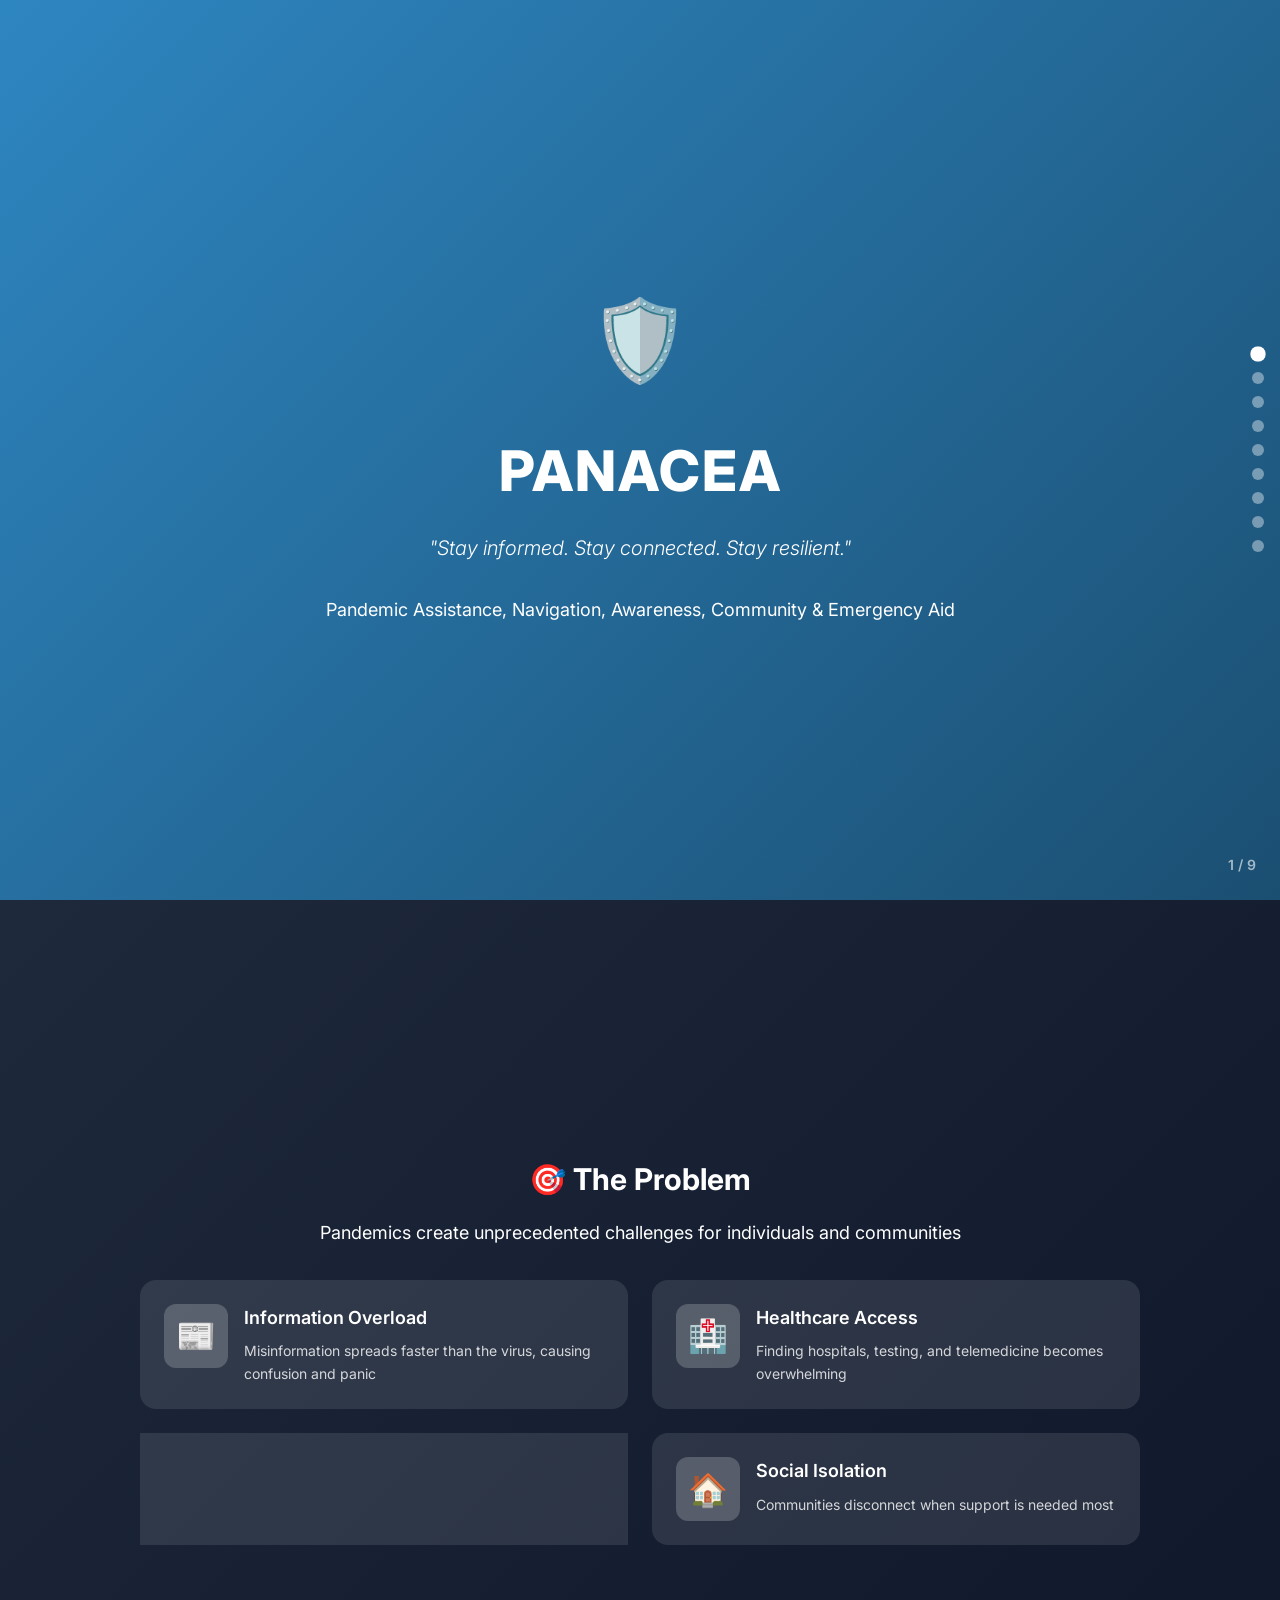
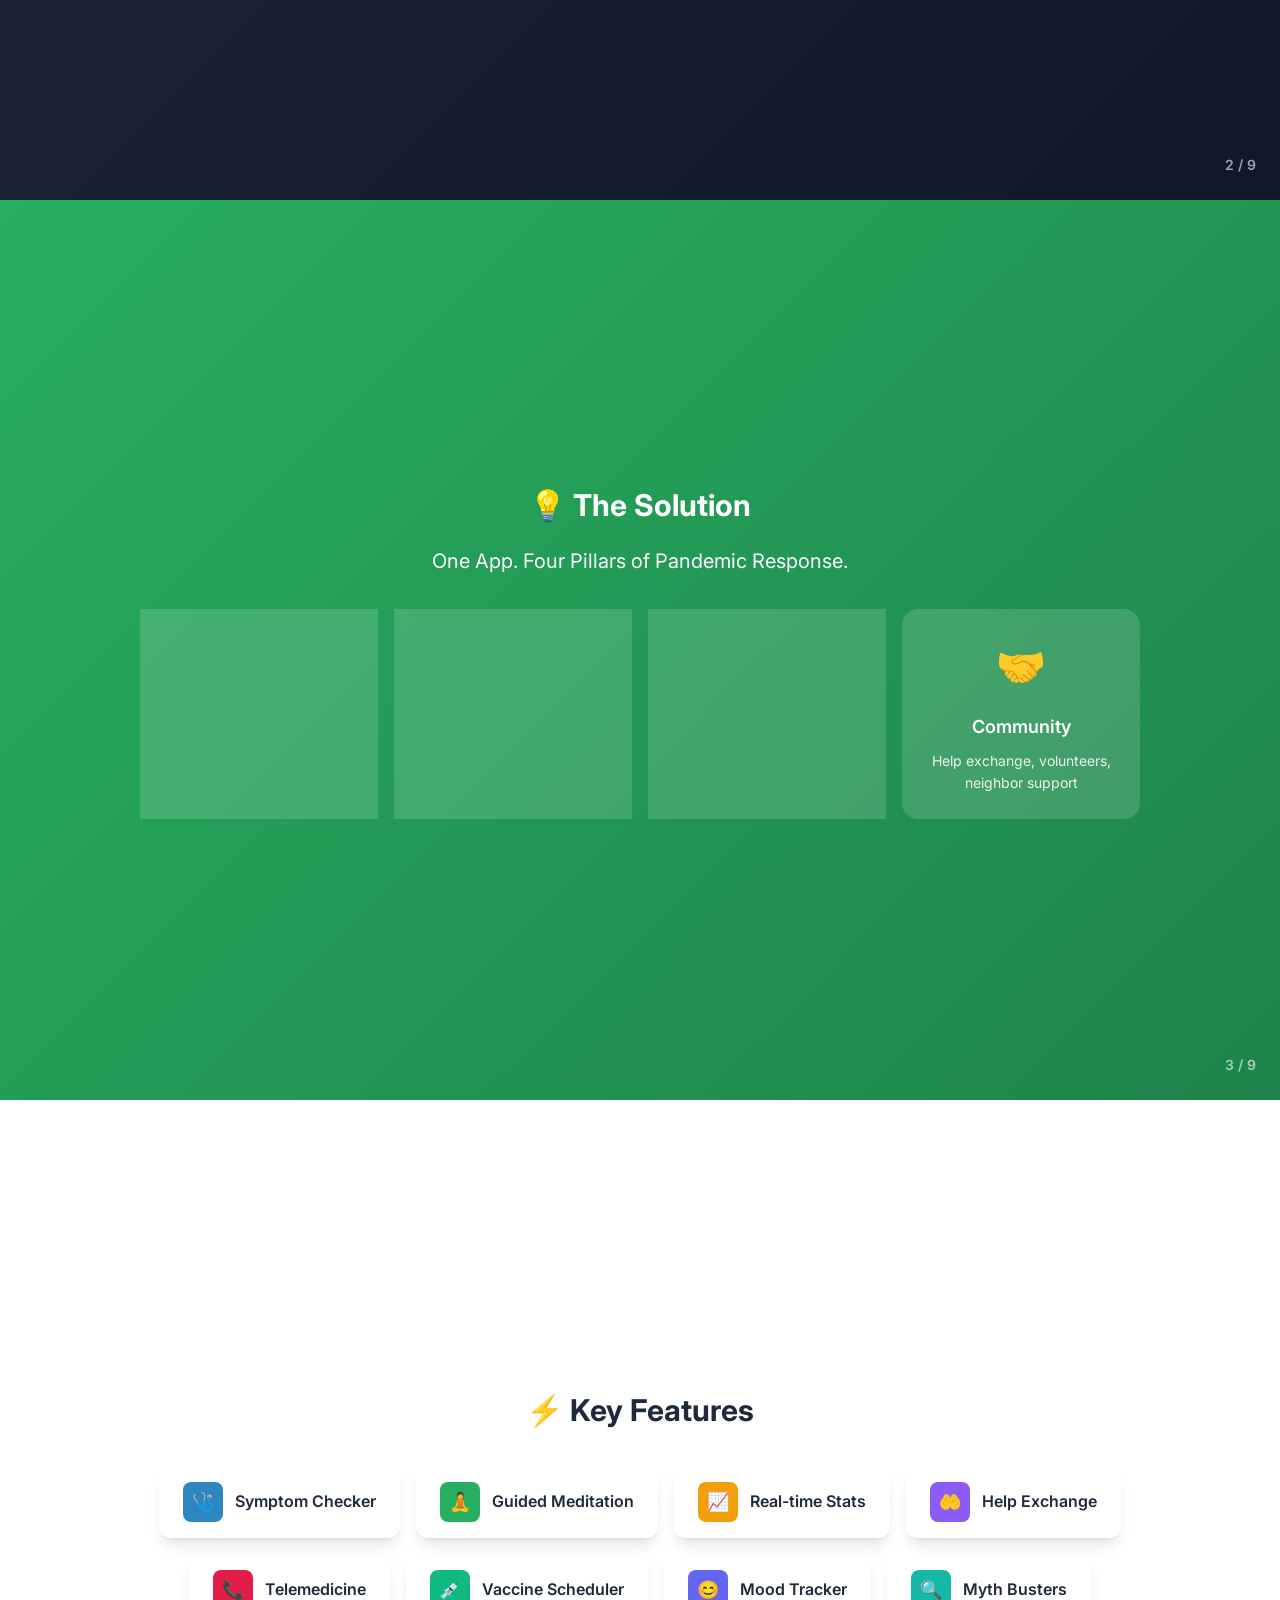
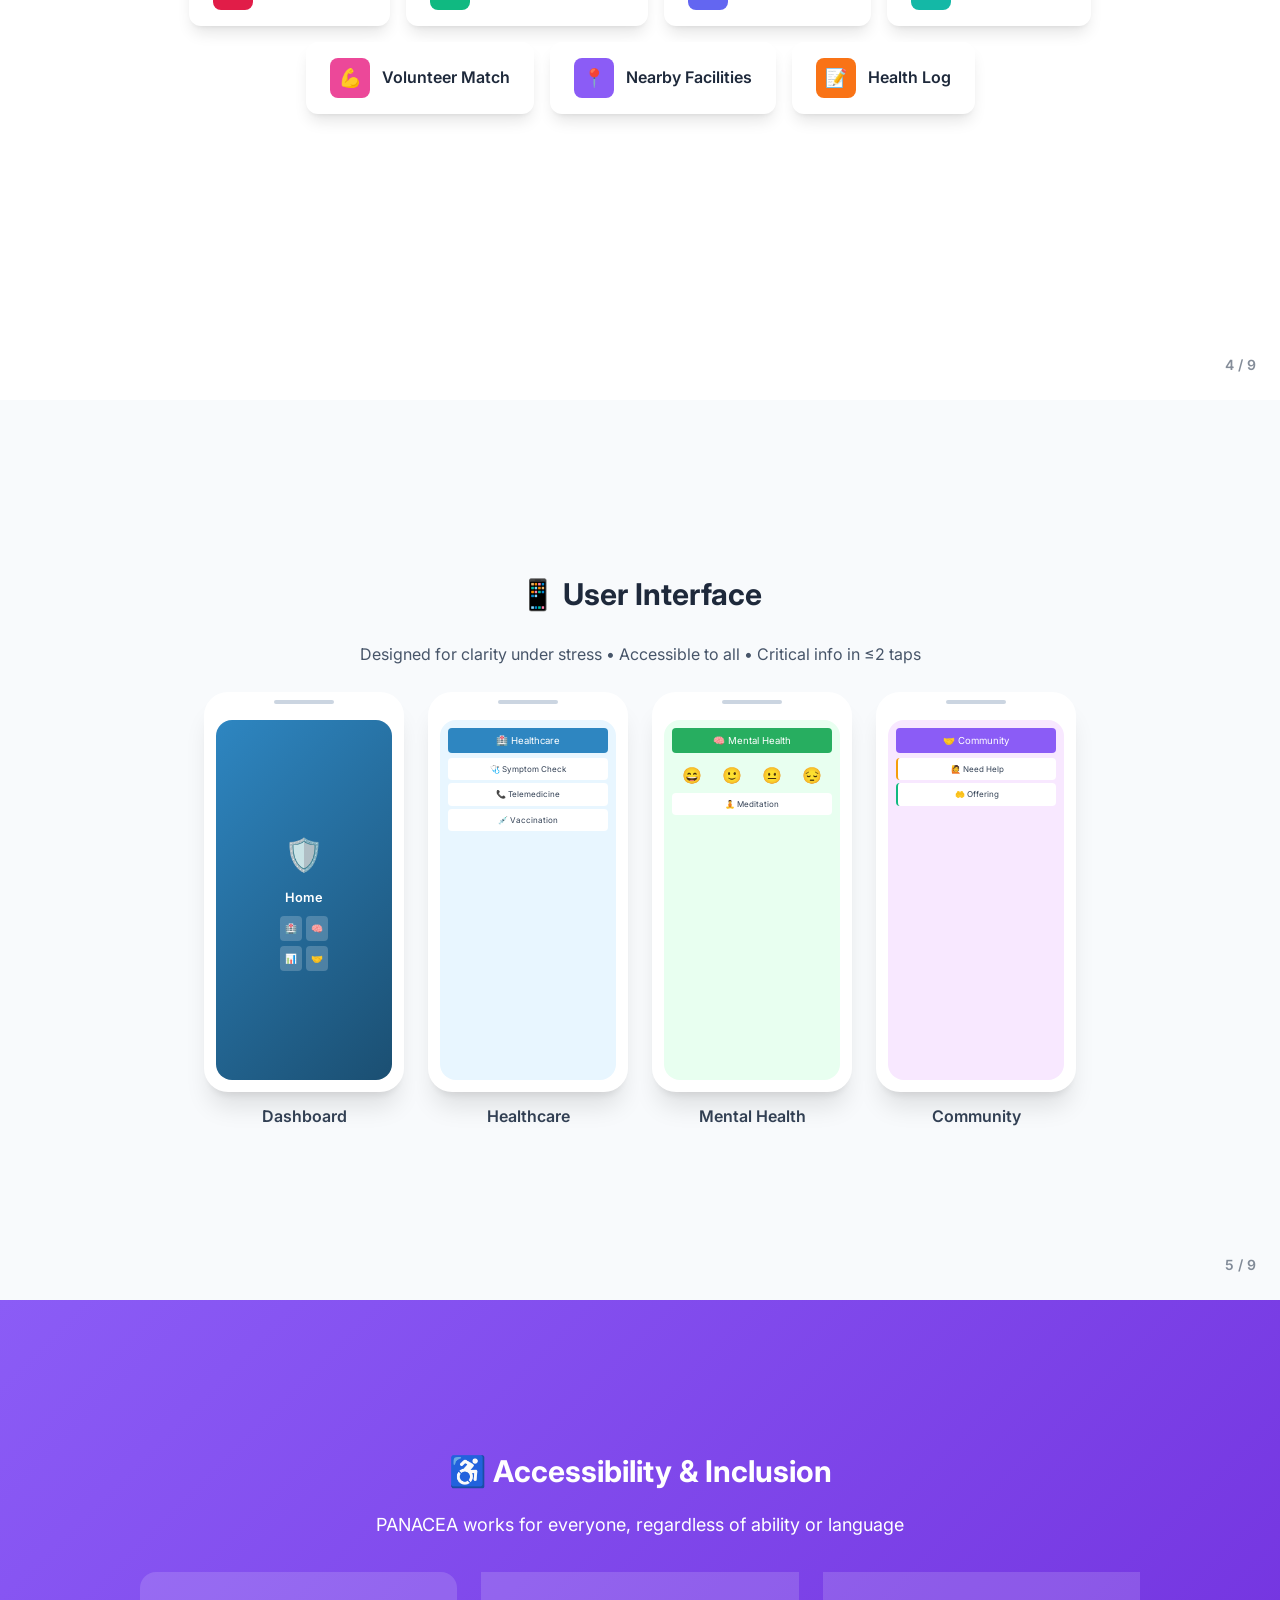
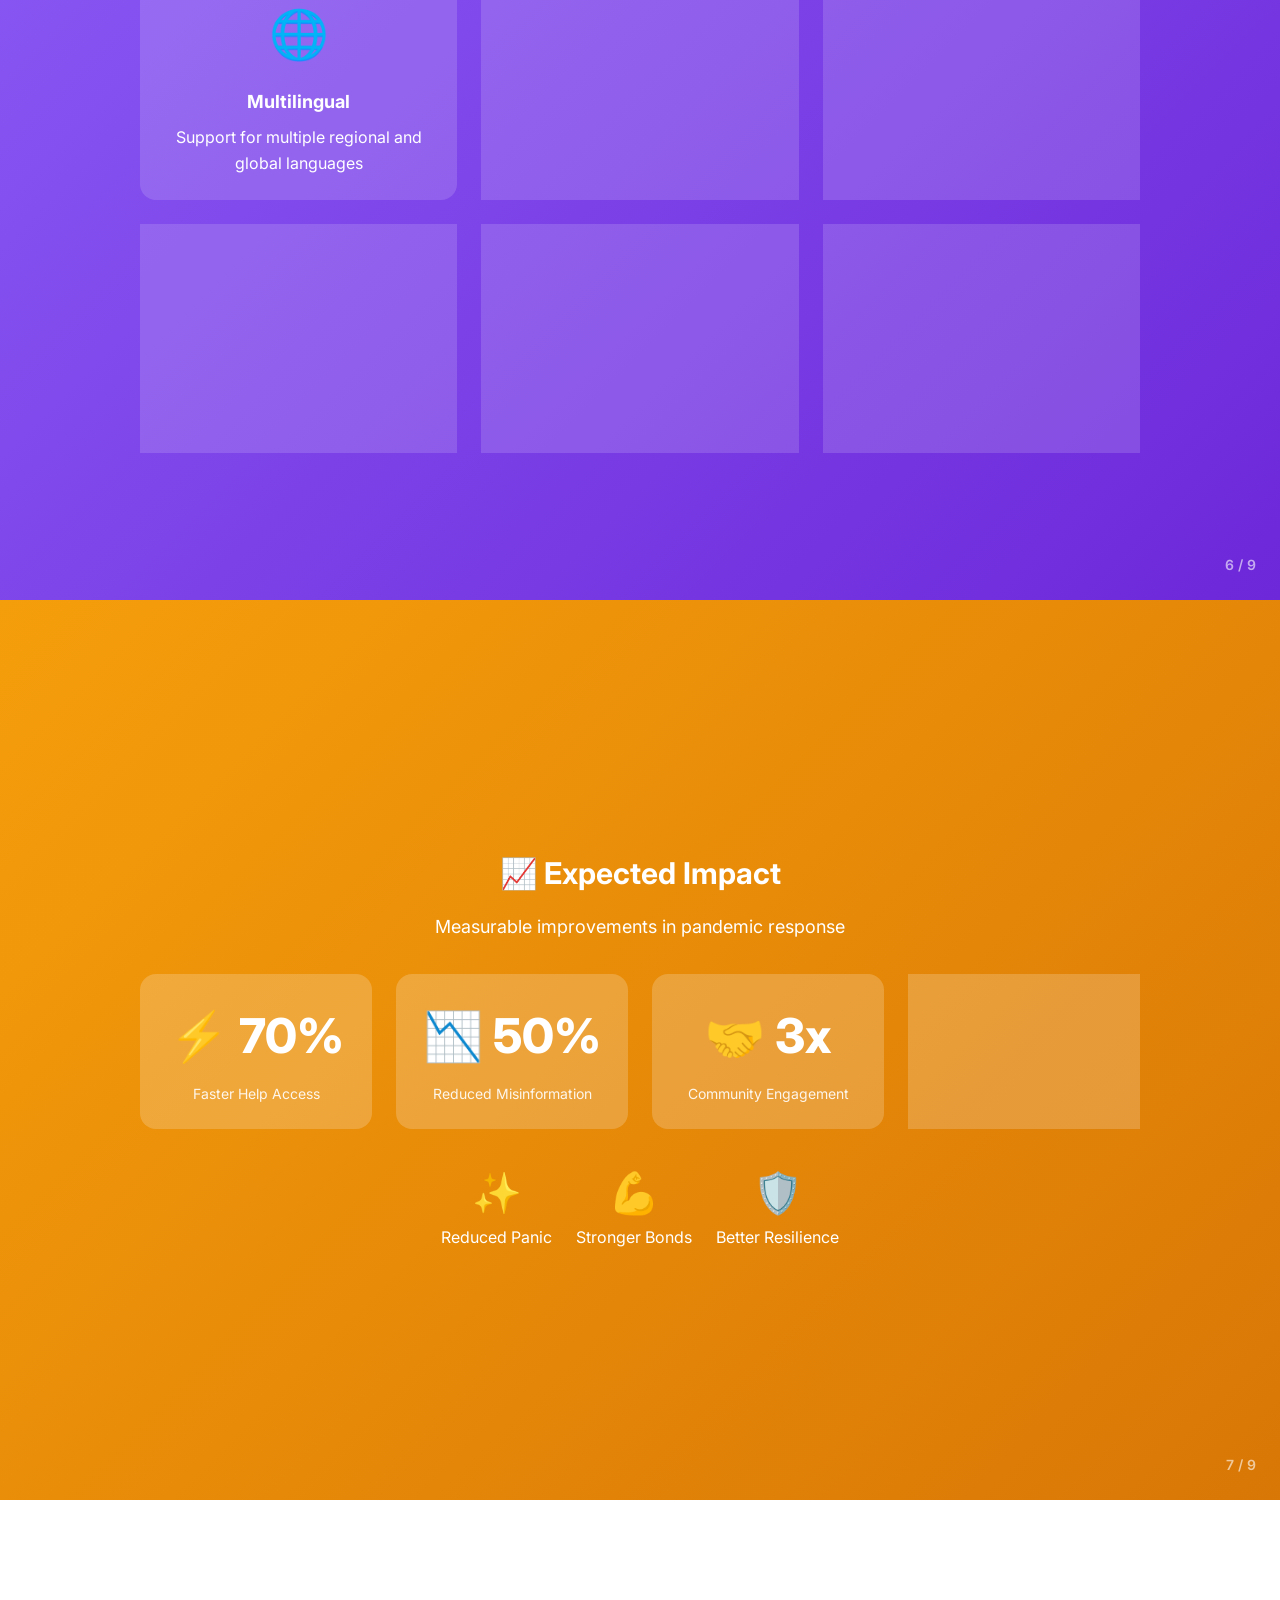
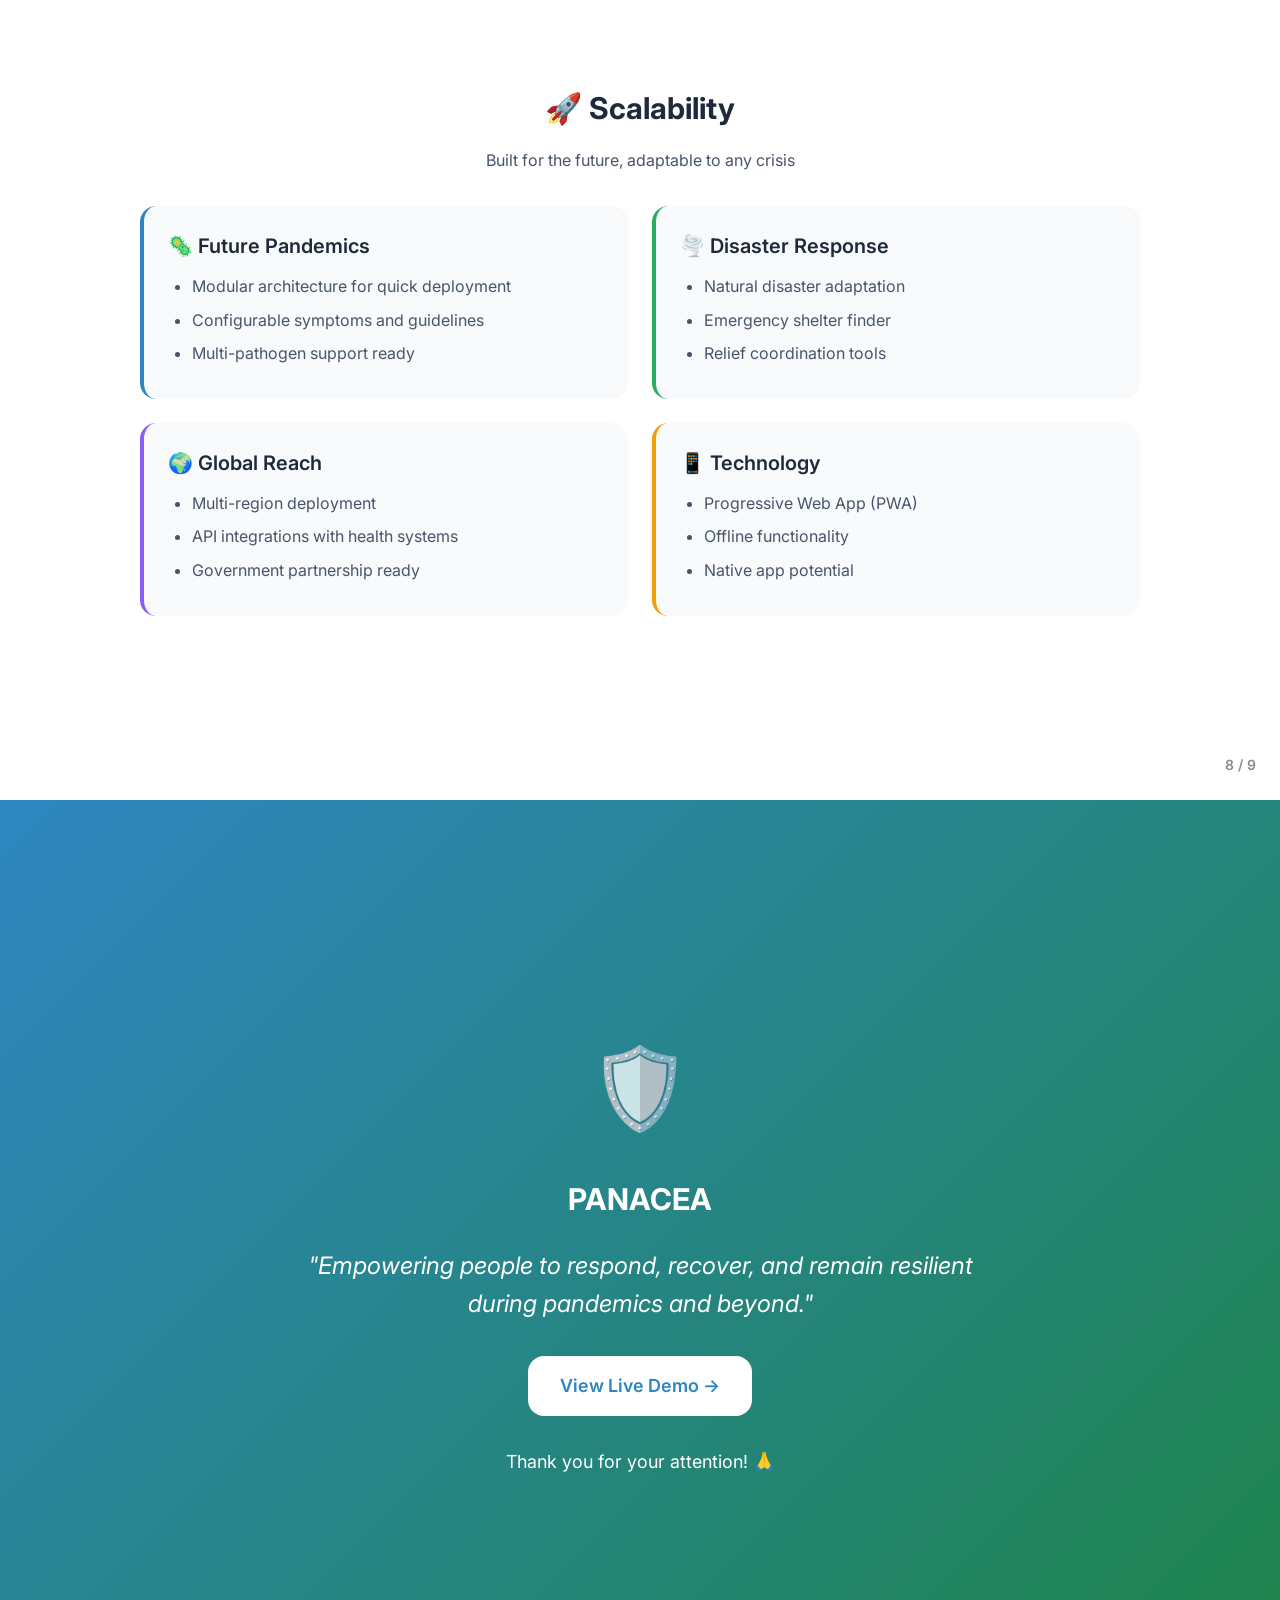
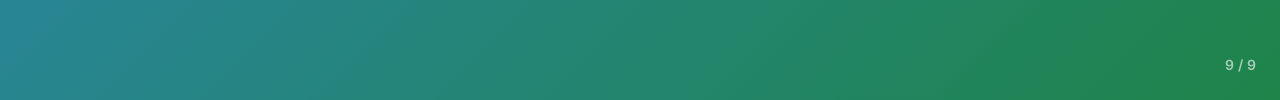
<file: presentation.html>
<!DOCTYPE html>
<html lang="en">

<head>
    <meta charset="UTF-8">
    <meta name="viewport" content="width=device-width, initial-scale=1.0">
    <title>PANACEA - Presentation</title>
    <link rel="stylesheet" href="css/styles.css">
    <link rel="stylesheet" href="css/presentation.css">
    <link rel="icon"
        href="data:image/svg+xml,<svg xmlns=%22http://www.w3.org/2000/svg%22 viewBox=%220 0 100 100%22><text y=%22.9em%22 font-size=%2290%22>🛡️</text></svg>">
</head>

<body>
    <div class="presentation">

        <!-- Slide 1: Title -->
        <section class="slide slide-1 title-slide" id="slide1">
            <div class="slide-content">
                <div class="logo-large">🛡️</div>
                <h1>PANACEA</h1>
                <p class="tagline">"Stay informed. Stay connected. Stay resilient."</p>
                <p class="subtitle">Pandemic Assistance, Navigation, Awareness, Community & Emergency Aid</p>
            </div>
            <span class="slide-number">1 / 9</span>
        </section>

        <!-- Slide 2: Problem Statement -->
        <section class="slide slide-2" id="slide2">
            <div class="slide-content">
                <h2 style="font-size: var(--font-size-3xl); margin-bottom: var(--space-4);">🎯 The Problem</h2>
                <p style="font-size: var(--font-size-lg); opacity: 0.9; margin-bottom: var(--space-6);">Pandemics create
                    unprecedented challenges for individuals and communities</p>

                <div class="problem-grid">
                    <div class="problem-item">
                        <div class="problem-icon">📰</div>
                        <div class="problem-text">
                            <h3>Information Overload</h3>
                            <p>Misinformation spreads faster than the virus, causing confusion and panic</p>
                        </div>
                    </div>

                    <div class="problem-item">
                        <div class="problem-icon">🏥</div>
                        <div class="problem-text">
                            <h3>Healthcare Access</h3>
                            <p>Finding hospitals, testing, and telemedicine becomes overwhelming</p>
                        </div>
                    </div>

                    <div class="problem-item">
                        <div class="problem-icon">🧠</div>
                        <div class="problem-text">
                            <h3>Mental Health Crisis</h3>
                            <p>Anxiety, isolation, and burnout affect millions</p>
                        </div>
                    </div>

                    <div class="problem-item">
                        <div class="problem-icon">🏠</div>
                        <div class="problem-text">
                            <h3>Social Isolation</h3>
                            <p>Communities disconnect when support is needed most</p>
                        </div>
                    </div>
                </div>
            </div>
            <span class="slide-number">2 / 9</span>
        </section>

        <!-- Slide 3: Solution Overview -->
        <section class="slide slide-3" id="slide3">
            <div class="slide-content">
                <h2 style="font-size: var(--font-size-3xl); margin-bottom: var(--space-4);">💡 The Solution</h2>
                <p style="font-size: var(--font-size-xl); opacity: 0.9; margin-bottom: var(--space-8);">One App. Four
                    Pillars of Pandemic Response.</p>

                <div class="pillars-grid">
                    <div class="pillar">
                        <div class="pillar-icon">🏥</div>
                        <h3>Healthcare</h3>
                        <p>Find care, check symptoms, book vaccines</p>
                    </div>

                    <div class="pillar">
                        <div class="pillar-icon">🧠</div>
                        <h3>Mental Health</h3>
                        <p>Meditation, mood tracking, professional support</p>
                    </div>

                    <div class="pillar">
                        <div class="pillar-icon">📊</div>
                        <h3>Information</h3>
                        <p>Verified updates, myth busters, local alerts</p>
                    </div>

                    <div class="pillar">
                        <div class="pillar-icon">🤝</div>
                        <h3>Community</h3>
                        <p>Help exchange, volunteers, neighbor support</p>
                    </div>
                </div>
            </div>
            <span class="slide-number">3 / 9</span>
        </section>

        <!-- Slide 4: Key Features -->
        <section class="slide slide-4" id="slide4">
            <div class="slide-content">
                <h2 style="font-size: var(--font-size-3xl); color: var(--gray-800); margin-bottom: var(--space-8);">⚡
                    Key Features</h2>

                <div class="features-diagram">
                    <div class="feature-box">
                        <div class="feature-box-icon">🩺</div>
                        <span>Symptom Checker</span>
                    </div>
                    <div class="feature-box">
                        <div class="feature-box-icon" style="background: var(--primary-green);">🧘</div>
                        <span>Guided Meditation</span>
                    </div>
                    <div class="feature-box">
                        <div class="feature-box-icon" style="background: #F59E0B;">📈</div>
                        <span>Real-time Stats</span>
                    </div>
                    <div class="feature-box">
                        <div class="feature-box-icon" style="background: #8B5CF6;">🤲</div>
                        <span>Help Exchange</span>
                    </div>
                </div>

                <div class="features-diagram" style="margin-top: var(--space-4);">
                    <div class="feature-box">
                        <div class="feature-box-icon" style="background: #E11D48;">📞</div>
                        <span>Telemedicine</span>
                    </div>
                    <div class="feature-box">
                        <div class="feature-box-icon" style="background: #10B981;">💉</div>
                        <span>Vaccine Scheduler</span>
                    </div>
                    <div class="feature-box">
                        <div class="feature-box-icon" style="background: #6366F1;">😊</div>
                        <span>Mood Tracker</span>
                    </div>
                    <div class="feature-box">
                        <div class="feature-box-icon" style="background: #14B8A6;">🔍</div>
                        <span>Myth Busters</span>
                    </div>
                </div>

                <div class="features-diagram" style="margin-top: var(--space-4);">
                    <div class="feature-box">
                        <div class="feature-box-icon" style="background: #EC4899;">💪</div>
                        <span>Volunteer Match</span>
                    </div>
                    <div class="feature-box">
                        <div class="feature-box-icon" style="background: #8B5CF6;">📍</div>
                        <span>Nearby Facilities</span>
                    </div>
                    <div class="feature-box">
                        <div class="feature-box-icon" style="background: #F97316;">📝</div>
                        <span>Health Log</span>
                    </div>
                </div>
            </div>
            <span class="slide-number">4 / 9</span>
        </section>

        <!-- Slide 5: UI Screens -->
        <section class="slide slide-5" id="slide5">
            <div class="slide-content">
                <h2 style="font-size: var(--font-size-3xl); color: var(--gray-800); margin-bottom: var(--space-6);">📱
                    User Interface</h2>
                <p style="color: var(--gray-600); margin-bottom: var(--space-6);">Designed for clarity under stress •
                    Accessible to all • Critical info in ≤2 taps</p>

                <div class="screens-showcase">
                    <div>
                        <div class="screen-mockup">
                            <div class="screen-content"
                                style="background: linear-gradient(135deg, var(--primary-blue), var(--primary-blue-dark)); display: flex; align-items: center; justify-content: center;">
                                <div style="text-align: center; color: white; padding: 1rem;">
                                    <div style="font-size: 2rem; margin-bottom: 0.5rem;">🛡️</div>
                                    <div style="font-size: 0.8rem; font-weight: 600;">Home</div>
                                    <div
                                        style="display: grid; grid-template-columns: 1fr 1fr; gap: 0.3rem; margin-top: 0.5rem;">
                                        <div
                                            style="background: rgba(255,255,255,0.2); border-radius: 4px; padding: 0.3rem; font-size: 0.6rem;">
                                            🏥</div>
                                        <div
                                            style="background: rgba(255,255,255,0.2); border-radius: 4px; padding: 0.3rem; font-size: 0.6rem;">
                                            🧠</div>
                                        <div
                                            style="background: rgba(255,255,255,0.2); border-radius: 4px; padding: 0.3rem; font-size: 0.6rem;">
                                            📊</div>
                                        <div
                                            style="background: rgba(255,255,255,0.2); border-radius: 4px; padding: 0.3rem; font-size: 0.6rem;">
                                            🤝</div>
                                    </div>
                                </div>
                            </div>
                        </div>
                        <p class="screen-label">Dashboard</p>
                    </div>

                    <div>
                        <div class="screen-mockup">
                            <div class="screen-content"
                                style="background: #E8F6FF; display: flex; flex-direction: column; padding: 0.5rem;">
                                <div
                                    style="background: var(--primary-blue); color: white; padding: 0.3rem; border-radius: 4px; margin-bottom: 0.3rem; font-size: 0.6rem;">
                                    🏥 Healthcare</div>
                                <div
                                    style="background: white; border-radius: 4px; padding: 0.3rem; margin-bottom: 0.2rem; font-size: 0.5rem;">
                                    🩺 Symptom Check</div>
                                <div
                                    style="background: white; border-radius: 4px; padding: 0.3rem; margin-bottom: 0.2rem; font-size: 0.5rem;">
                                    📞 Telemedicine</div>
                                <div style="background: white; border-radius: 4px; padding: 0.3rem; font-size: 0.5rem;">
                                    💉 Vaccination</div>
                            </div>
                        </div>
                        <p class="screen-label">Healthcare</p>
                    </div>

                    <div>
                        <div class="screen-mockup">
                            <div class="screen-content"
                                style="background: #E8FFF0; display: flex; flex-direction: column; padding: 0.5rem;">
                                <div
                                    style="background: var(--primary-green); color: white; padding: 0.3rem; border-radius: 4px; margin-bottom: 0.3rem; font-size: 0.6rem;">
                                    🧠 Mental Health</div>
                                <div style="display: flex; justify-content: space-around; margin: 0.3rem 0;">
                                    <span style="font-size: 1rem;">😄</span>
                                    <span style="font-size: 1rem;">🙂</span>
                                    <span style="font-size: 1rem;">😐</span>
                                    <span style="font-size: 1rem;">😔</span>
                                </div>
                                <div style="background: white; border-radius: 4px; padding: 0.3rem; font-size: 0.5rem;">
                                    🧘 Meditation</div>
                            </div>
                        </div>
                        <p class="screen-label">Mental Health</p>
                    </div>

                    <div>
                        <div class="screen-mockup">
                            <div class="screen-content"
                                style="background: #F8E8FF; display: flex; flex-direction: column; padding: 0.5rem;">
                                <div
                                    style="background: #8B5CF6; color: white; padding: 0.3rem; border-radius: 4px; margin-bottom: 0.3rem; font-size: 0.6rem;">
                                    🤝 Community</div>
                                <div
                                    style="background: white; border-radius: 4px; padding: 0.3rem; margin-bottom: 0.2rem; font-size: 0.5rem; border-left: 2px solid #F59E0B;">
                                    🙋 Need Help</div>
                                <div
                                    style="background: white; border-radius: 4px; padding: 0.3rem; font-size: 0.5rem; border-left: 2px solid #10B981;">
                                    🤲 Offering</div>
                            </div>
                        </div>
                        <p class="screen-label">Community</p>
                    </div>
                </div>
            </div>
            <span class="slide-number">5 / 9</span>
        </section>

        <!-- Slide 6: Accessibility -->
        <section class="slide slide-6" id="slide6">
            <div class="slide-content">
                <h2 style="font-size: var(--font-size-3xl); margin-bottom: var(--space-4);">♿ Accessibility & Inclusion
                </h2>
                <p style="font-size: var(--font-size-lg); opacity: 0.9; margin-bottom: var(--space-6);">PANACEA works
                    for everyone, regardless of ability or language</p>

                <div class="accessibility-grid">
                    <div class="access-item">
                        <div class="access-icon">🌐</div>
                        <h3>Multilingual</h3>
                        <p>Support for multiple regional and global languages</p>
                    </div>

                    <div class="access-item">
                        <div class="access-icon">🔤</div>
                        <h3>Font Scaling</h3>
                        <p>Adjustable text size for better readability</p>
                    </div>

                    <div class="access-item">
                        <div class="access-icon">🎨</div>
                        <h3>High Contrast</h3>
                        <p>Enhanced visibility mode for visual impairments</p>
                    </div>

                    <div class="access-item">
                        <div class="access-icon">🔊</div>
                        <h3>Screen Reader</h3>
                        <p>Full compatibility with assistive technologies</p>
                    </div>

                    <div class="access-item">
                        <div class="access-icon">🎯</div>
                        <h3>Simple Icons</h3>
                        <p>Visual navigation for low-literacy users</p>
                    </div>

                    <div class="access-item">
                        <div class="access-icon">📶</div>
                        <h3>Low Bandwidth</h3>
                        <p>Optimized for older devices and slow networks</p>
                    </div>
                </div>
            </div>
            <span class="slide-number">6 / 9</span>
        </section>

        <!-- Slide 7: Impact -->
        <section class="slide slide-7" id="slide7">
            <div class="slide-content">
                <h2 style="font-size: var(--font-size-3xl); margin-bottom: var(--space-4);">📈 Expected Impact</h2>
                <p style="font-size: var(--font-size-lg); opacity: 0.9; margin-bottom: var(--space-6);">Measurable
                    improvements in pandemic response</p>

                <div class="impact-stats">
                    <div class="impact-stat">
                        <div class="impact-number">⚡ 70%</div>
                        <div class="impact-label">Faster Help Access</div>
                    </div>

                    <div class="impact-stat">
                        <div class="impact-number">📉 50%</div>
                        <div class="impact-label">Reduced Misinformation</div>
                    </div>

                    <div class="impact-stat">
                        <div class="impact-number">🤝 3x</div>
                        <div class="impact-label">Community Engagement</div>
                    </div>

                    <div class="impact-stat">
                        <div class="impact-number">🧘 40%</div>
                        <div class="impact-label">Better Mental Health</div>
                    </div>
                </div>

                <div
                    style="margin-top: var(--space-8); display: flex; justify-content: center; gap: var(--space-6); flex-wrap: wrap;">
                    <div style="text-align: center;">
                        <div style="font-size: 2.5rem;">✨</div>
                        <p>Reduced Panic</p>
                    </div>
                    <div style="text-align: center;">
                        <div style="font-size: 2.5rem;">💪</div>
                        <p>Stronger Bonds</p>
                    </div>
                    <div style="text-align: center;">
                        <div style="font-size: 2.5rem;">🛡️</div>
                        <p>Better Resilience</p>
                    </div>
                </div>
            </div>
            <span class="slide-number">7 / 9</span>
        </section>

        <!-- Slide 8: Scalability -->
        <section class="slide slide-8" id="slide8">
            <div class="slide-content">
                <h2 style="font-size: var(--font-size-3xl); color: var(--gray-800); margin-bottom: var(--space-4);">🚀
                    Scalability</h2>
                <p style="color: var(--gray-600); margin-bottom: var(--space-6);">Built for the future, adaptable to any
                    crisis</p>

                <div class="scale-features">
                    <div class="scale-card">
                        <h3>🦠 Future Pandemics</h3>
                        <ul>
                            <li>Modular architecture for quick deployment</li>
                            <li>Configurable symptoms and guidelines</li>
                            <li>Multi-pathogen support ready</li>
                        </ul>
                    </div>

                    <div class="scale-card" style="border-left-color: var(--primary-green);">
                        <h3>🌪️ Disaster Response</h3>
                        <ul>
                            <li>Natural disaster adaptation</li>
                            <li>Emergency shelter finder</li>
                            <li>Relief coordination tools</li>
                        </ul>
                    </div>

                    <div class="scale-card" style="border-left-color: #8B5CF6;">
                        <h3>🌍 Global Reach</h3>
                        <ul>
                            <li>Multi-region deployment</li>
                            <li>API integrations with health systems</li>
                            <li>Government partnership ready</li>
                        </ul>
                    </div>

                    <div class="scale-card" style="border-left-color: #F59E0B;">
                        <h3>📱 Technology</h3>
                        <ul>
                            <li>Progressive Web App (PWA)</li>
                            <li>Offline functionality</li>
                            <li>Native app potential</li>
                        </ul>
                    </div>
                </div>
            </div>
            <span class="slide-number">8 / 9</span>
        </section>

        <!-- Slide 9: Conclusion -->
        <section class="slide slide-9" id="slide9">
            <div class="slide-content conclusion-content">
                <div style="font-size: 5rem; margin-bottom: var(--space-6);">🛡️</div>
                <h2 style="font-size: var(--font-size-3xl); margin-bottom: var(--space-6);">PANACEA</h2>

                <blockquote>
                    "Empowering people to respond, recover, and remain resilient during pandemics and beyond."
                </blockquote>

                <div class="cta-buttons">
                    <a href="index.html" class="cta-btn">View Live Demo →</a>
                </div>

                <p style="margin-top: var(--space-8); opacity: 0.8; font-size: var(--font-size-lg);">
                    Thank you for your attention! 🙏
                </p>
            </div>
            <span class="slide-number">9 / 9</span>
        </section>

        <!-- Navigation Dots -->
        <nav class="slide-nav">
            <a href="#slide1" class="slide-dot active"></a>
            <a href="#slide2" class="slide-dot"></a>
            <a href="#slide3" class="slide-dot"></a>
            <a href="#slide4" class="slide-dot"></a>
            <a href="#slide5" class="slide-dot"></a>
            <a href="#slide6" class="slide-dot"></a>
            <a href="#slide7" class="slide-dot"></a>
            <a href="#slide8" class="slide-dot"></a>
            <a href="#slide9" class="slide-dot"></a>
        </nav>
    </div>

    <script>
        // Update active dot on scroll
        const slides = document.querySelectorAll('.slide');
        const dots = document.querySelectorAll('.slide-dot');

        const observer = new IntersectionObserver((entries) => {
            entries.forEach(entry => {
                if (entry.isIntersecting) {
                    const id = entry.target.id;
                    dots.forEach(dot => dot.classList.remove('active'));
                    document.querySelector(`a[href="#${id}"]`).classList.add('active');
                }
            });
        }, { threshold: 0.5 });

        slides.forEach(slide => observer.observe(slide));

        // Keyboard navigation
        document.addEventListener('keydown', (e) => {
            const currentSlide = document.querySelector('.slide-dot.active');
            const slideNum = parseInt(currentSlide.href.split('#slide')[1]);

            if (e.key === 'ArrowDown' || e.key === 'ArrowRight' || e.key === ' ') {
                e.preventDefault();
                if (slideNum < 9) {
                    document.querySelector(`#slide${slideNum + 1}`).scrollIntoView({ behavior: 'smooth' });
                }
            } else if (e.key === 'ArrowUp' || e.key === 'ArrowLeft') {
                e.preventDefault();
                if (slideNum > 1) {
                    document.querySelector(`#slide${slideNum - 1}`).scrollIntoView({ behavior: 'smooth' });
                }
            }
        });
    </script>
</body>

</html>
</file>
<file: css/styles.css>
/* ============================================
   PANACEA - Design System & Styles
   Pandemic Assistance, Navigation, Awareness, 
   Community & Emergency Aid
   ============================================ */

/* Google Fonts */
@import url('https://fonts.googleapis.com/css2?family=Inter:wght@300;400;500;600;700&display=swap');

/* ============================================
   CSS Variables - Design Tokens
   ============================================ */
:root {
  /* Primary Colors */
  --primary-blue: #2E86C1;
  --primary-blue-light: #5DADE2;
  --primary-blue-dark: #1B4F72;
  --primary-green: #27AE60;
  --primary-green-light: #58D68D;
  --primary-green-dark: #1E8449;

  /* Neutral Colors */
  --white: #FFFFFF;
  --gray-50: #F8FAFC;
  --gray-100: #F1F5F9;
  --gray-200: #E2E8F0;
  --gray-300: #CBD5E1;
  --gray-400: #94A3B8;
  --gray-500: #64748B;
  --gray-600: #475569;
  --gray-700: #334155;
  --gray-800: #1E293B;
  --gray-900: #0F172A;

  /* Semantic Colors */
  --success: #10B981;
  --warning: #F59E0B;
  --danger: #EF4444;
  --info: #3B82F6;

  /* Risk Level Colors */
  --risk-low: #10B981;
  --risk-medium: #F59E0B;
  --risk-high: #EF4444;

  /* Background & Surface */
  --bg-primary: #F0F8FF;
  --bg-secondary: #FFFFFF;
  --surface-card: #FFFFFF;
  --surface-elevated: #FFFFFF;

  /* Typography */
  --font-family: 'Inter', -apple-system, BlinkMacSystemFont, 'Segoe UI', Roboto, sans-serif;
  --font-size-xs: 0.75rem;
  --font-size-sm: 0.875rem;
  --font-size-base: 1rem;
  --font-size-lg: 1.125rem;
  --font-size-xl: 1.25rem;
  --font-size-2xl: 1.5rem;
  --font-size-3xl: 1.875rem;
  --font-size-4xl: 2.25rem;

  /* Spacing */
  --space-1: 0.25rem;
  --space-2: 0.5rem;
  --space-3: 0.75rem;
  --space-4: 1rem;
  --space-5: 1.25rem;
  --space-6: 1.5rem;
  --space-8: 2rem;
  --space-10: 2.5rem;
  --space-12: 3rem;
  --space-16: 4rem;

  /* Border Radius */
  --radius-sm: 0.375rem;
  --radius-md: 0.5rem;
  --radius-lg: 0.75rem;
  --radius-xl: 1rem;
  --radius-2xl: 1.5rem;
  --radius-full: 9999px;

  /* Shadows */
  --shadow-sm: 0 1px 2px 0 rgba(0, 0, 0, 0.05);
  --shadow-md: 0 4px 6px -1px rgba(0, 0, 0, 0.1), 0 2px 4px -2px rgba(0, 0, 0, 0.1);
  --shadow-lg: 0 10px 15px -3px rgba(0, 0, 0, 0.1), 0 4px 6px -4px rgba(0, 0, 0, 0.1);
  --shadow-xl: 0 20px 25px -5px rgba(0, 0, 0, 0.1), 0 8px 10px -6px rgba(0, 0, 0, 0.1);

  /* Transitions */
  --transition-fast: 150ms ease;
  --transition-base: 250ms ease;
  --transition-slow: 350ms ease;

  /* Z-Index */
  --z-dropdown: 100;
  --z-sticky: 200;
  --z-modal: 300;
  --z-tooltip: 400;
}

/* High Contrast Mode */
.high-contrast {
  --primary-blue: #0066CC;
  --primary-green: #008000;
  --gray-500: #333333;
  --gray-600: #222222;
  --bg-primary: #FFFFFF;
  --surface-card: #FFFFFF;
}

.high-contrast * {
  border-color: #000 !important;
}

/* Font Size Adjustments */
.font-size-large {
  --font-size-base: 1.125rem;
  --font-size-sm: 1rem;
  --font-size-lg: 1.25rem;
  --font-size-xl: 1.5rem;
  --font-size-2xl: 1.75rem;
  --font-size-3xl: 2.125rem;
}

.font-size-larger {
  --font-size-base: 1.25rem;
  --font-size-sm: 1.125rem;
  --font-size-lg: 1.5rem;
  --font-size-xl: 1.75rem;
  --font-size-2xl: 2rem;
  --font-size-3xl: 2.5rem;
}

/* ============================================
   Base Reset & Defaults
   ============================================ */
*, *::before, *::after {
  box-sizing: border-box;
  margin: 0;
  padding: 0;
}

html {
  scroll-behavior: smooth;
  font-size: 16px;
}

body {
  font-family: var(--font-family);
  font-size: var(--font-size-base);
  line-height: 1.6;
  color: var(--gray-700);
  background: var(--bg-primary);
  min-height: 100vh;
  -webkit-font-smoothing: antialiased;
  -moz-osx-font-smoothing: grayscale;
}

img {
  max-width: 100%;
  height: auto;
  display: block;
}

a {
  color: var(--primary-blue);
  text-decoration: none;
  transition: color var(--transition-fast);
}

a:hover {
  color: var(--primary-blue-dark);
}

button {
  font-family: inherit;
  cursor: pointer;
  border: none;
  background: none;
}

input, textarea, select {
  font-family: inherit;
  font-size: inherit;
}

ul, ol {
  list-style: none;
}

/* Focus States for Accessibility */
:focus-visible {
  outline: 3px solid var(--primary-blue);
  outline-offset: 2px;
}

/* ============================================
   Layout Utilities
   ============================================ */
.container {
  width: 100%;
  max-width: 1200px;
  margin: 0 auto;
  padding: 0 var(--space-4);
}

.page-wrapper {
  min-height: 100vh;
  display: flex;
  flex-direction: column;
  padding-bottom: 80px;
}

.main-content {
  flex: 1;
  padding: var(--space-6) 0;
}

/* ============================================
   Header Component
   ============================================ */
.header {
  background: linear-gradient(135deg, var(--primary-blue) 0%, var(--primary-blue-dark) 100%);
  color: var(--white);
  padding: var(--space-4) 0;
  position: sticky;
  top: 0;
  z-index: var(--z-sticky);
  box-shadow: var(--shadow-lg);
}

.header-content {
  display: flex;
  align-items: center;
  justify-content: space-between;
  gap: var(--space-4);
}

.logo {
  display: flex;
  align-items: center;
  gap: var(--space-3);
}

.logo-icon {
  width: 48px;
  height: 48px;
  background: var(--white);
  border-radius: var(--radius-lg);
  display: flex;
  align-items: center;
  justify-content: center;
  font-size: var(--font-size-2xl);
}

.logo-text h1 {
  font-size: var(--font-size-xl);
  font-weight: 700;
  letter-spacing: 1px;
}

.logo-text p {
  font-size: var(--font-size-xs);
  opacity: 0.9;
}

.header-actions {
  display: flex;
  align-items: center;
  gap: var(--space-2);
}

.header-btn {
  background: rgba(255, 255, 255, 0.2);
  color: var(--white);
  padding: var(--space-2) var(--space-3);
  border-radius: var(--radius-md);
  font-size: var(--font-size-sm);
  font-weight: 500;
  transition: all var(--transition-fast);
  display: flex;
  align-items: center;
  gap: var(--space-2);
}

.header-btn:hover {
  background: rgba(255, 255, 255, 0.3);
  transform: translateY(-1px);
}

/* ============================================
   Navigation (Bottom Nav for Mobile)
   ============================================ */
.bottom-nav {
  position: fixed;
  bottom: 0;
  left: 0;
  right: 0;
  background: var(--white);
  box-shadow: 0 -4px 20px rgba(0, 0, 0, 0.1);
  z-index: var(--z-sticky);
  padding: var(--space-2) 0;
}

.nav-list {
  display: flex;
  justify-content: space-around;
  align-items: center;
}

.nav-item {
  flex: 1;
}

.nav-link {
  display: flex;
  flex-direction: column;
  align-items: center;
  gap: var(--space-1);
  padding: var(--space-2);
  color: var(--gray-500);
  font-size: var(--font-size-xs);
  font-weight: 500;
  transition: all var(--transition-fast);
  border-radius: var(--radius-md);
}

.nav-link:hover,
.nav-link.active {
  color: var(--primary-blue);
  background: rgba(46, 134, 193, 0.1);
}

.nav-icon {
  font-size: var(--font-size-xl);
}

/* ============================================
   Cards - Main Feature Cards
   ============================================ */
.feature-grid {
  display: grid;
  grid-template-columns: repeat(2, 1fr);
  gap: var(--space-4);
  margin-top: var(--space-6);
}

.feature-card {
  background: var(--surface-card);
  border-radius: var(--radius-xl);
  padding: var(--space-6);
  text-align: center;
  box-shadow: var(--shadow-md);
  transition: all var(--transition-base);
  cursor: pointer;
  border: 2px solid transparent;
  text-decoration: none;
  color: inherit;
  display: block;
}

.feature-card:hover {
  transform: translateY(-4px);
  box-shadow: var(--shadow-xl);
  border-color: var(--primary-blue-light);
}

.feature-card.healthcare {
  background: linear-gradient(145deg, #E8F6FF 0%, var(--white) 100%);
}

.feature-card.mental-health {
  background: linear-gradient(145deg, #E8FFF0 0%, var(--white) 100%);
}

.feature-card.info-hub {
  background: linear-gradient(145deg, #FFF8E8 0%, var(--white) 100%);
}

.feature-card.community {
  background: linear-gradient(145deg, #F8E8FF 0%, var(--white) 100%);
}

.feature-icon {
  width: 72px;
  height: 72px;
  margin: 0 auto var(--space-4);
  background: var(--white);
  border-radius: var(--radius-full);
  display: flex;
  align-items: center;
  justify-content: center;
  font-size: 2rem;
  box-shadow: var(--shadow-md);
}

.feature-card.healthcare .feature-icon {
  background: linear-gradient(135deg, var(--primary-blue-light), var(--primary-blue));
  color: var(--white);
}

.feature-card.mental-health .feature-icon {
  background: linear-gradient(135deg, var(--primary-green-light), var(--primary-green));
  color: var(--white);
}

.feature-card.info-hub .feature-icon {
  background: linear-gradient(135deg, #FCD34D, #F59E0B);
  color: var(--white);
}

.feature-card.community .feature-icon {
  background: linear-gradient(135deg, #C4B5FD, #8B5CF6);
  color: var(--white);
}

.feature-title {
  font-size: var(--font-size-lg);
  font-weight: 600;
  color: var(--gray-800);
  margin-bottom: var(--space-2);
}

.feature-desc {
  font-size: var(--font-size-sm);
  color: var(--gray-500);
  line-height: 1.5;
}

/* ============================================
   Section Cards
   ============================================ */
.section-card {
  background: var(--surface-card);
  border-radius: var(--radius-xl);
  padding: var(--space-6);
  box-shadow: var(--shadow-md);
  margin-bottom: var(--space-4);
}

.section-header {
  display: flex;
  align-items: center;
  gap: var(--space-3);
  margin-bottom: var(--space-4);
  padding-bottom: var(--space-3);
  border-bottom: 1px solid var(--gray-200);
}

.section-icon {
  width: 48px;
  height: 48px;
  background: linear-gradient(135deg, var(--primary-blue-light), var(--primary-blue));
  color: var(--white);
  border-radius: var(--radius-lg);
  display: flex;
  align-items: center;
  justify-content: center;
  font-size: var(--font-size-xl);
}

.section-title {
  font-size: var(--font-size-xl);
  font-weight: 600;
  color: var(--gray-800);
}

/* ============================================
   Buttons
   ============================================ */
.btn {
  display: inline-flex;
  align-items: center;
  justify-content: center;
  gap: var(--space-2);
  padding: var(--space-3) var(--space-6);
  font-size: var(--font-size-base);
  font-weight: 500;
  border-radius: var(--radius-lg);
  transition: all var(--transition-fast);
  cursor: pointer;
  border: none;
}

.btn-primary {
  background: linear-gradient(135deg, var(--primary-blue), var(--primary-blue-dark));
  color: var(--white);
  box-shadow: 0 4px 14px rgba(46, 134, 193, 0.4);
}

.btn-primary:hover {
  transform: translateY(-2px);
  box-shadow: 0 6px 20px rgba(46, 134, 193, 0.5);
}

.btn-secondary {
  background: var(--gray-100);
  color: var(--gray-700);
}

.btn-secondary:hover {
  background: var(--gray-200);
}

.btn-success {
  background: linear-gradient(135deg, var(--primary-green), var(--primary-green-dark));
  color: var(--white);
  box-shadow: 0 4px 14px rgba(39, 174, 96, 0.4);
}

.btn-success:hover {
  transform: translateY(-2px);
  box-shadow: 0 6px 20px rgba(39, 174, 96, 0.5);
}

.btn-danger {
  background: linear-gradient(135deg, #EF4444, #DC2626);
  color: var(--white);
}

.btn-outline {
  background: transparent;
  border: 2px solid var(--primary-blue);
  color: var(--primary-blue);
}

.btn-outline:hover {
  background: var(--primary-blue);
  color: var(--white);
}

.btn-block {
  width: 100%;
}

.btn-lg {
  padding: var(--space-4) var(--space-8);
  font-size: var(--font-size-lg);
}

.btn-sm {
  padding: var(--space-2) var(--space-4);
  font-size: var(--font-size-sm);
}

/* ============================================
   Forms
   ============================================ */
.form-group {
  margin-bottom: var(--space-4);
}

.form-label {
  display: block;
  margin-bottom: var(--space-2);
  font-weight: 500;
  color: var(--gray-700);
}

.form-input,
.form-select,
.form-textarea {
  width: 100%;
  padding: var(--space-3) var(--space-4);
  border: 2px solid var(--gray-200);
  border-radius: var(--radius-lg);
  font-size: var(--font-size-base);
  transition: all var(--transition-fast);
  background: var(--white);
}

.form-input:focus,
.form-select:focus,
.form-textarea:focus {
  outline: none;
  border-color: var(--primary-blue);
  box-shadow: 0 0 0 3px rgba(46, 134, 193, 0.2);
}

.form-textarea {
  min-height: 120px;
  resize: vertical;
}

/* Checkbox & Radio */
.form-check {
  display: flex;
  align-items: flex-start;
  gap: var(--space-3);
  margin-bottom: var(--space-3);
  cursor: pointer;
}

.form-check-input {
  width: 20px;
  height: 20px;
  margin-top: 2px;
  accent-color: var(--primary-blue);
}

.form-check-label {
  color: var(--gray-700);
  line-height: 1.5;
}

/* ============================================
   Alert & Status Badges
   ============================================ */
.alert {
  padding: var(--space-4);
  border-radius: var(--radius-lg);
  margin-bottom: var(--space-4);
  display: flex;
  align-items: flex-start;
  gap: var(--space-3);
}

.alert-info {
  background: #EFF6FF;
  border-left: 4px solid var(--info);
  color: #1E40AF;
}

.alert-success {
  background: #ECFDF5;
  border-left: 4px solid var(--success);
  color: #065F46;
}

.alert-warning {
  background: #FFFBEB;
  border-left: 4px solid var(--warning);
  color: #92400E;
}

.alert-danger {
  background: #FEF2F2;
  border-left: 4px solid var(--danger);
  color: #991B1B;
}

.badge {
  display: inline-flex;
  align-items: center;
  padding: var(--space-1) var(--space-3);
  font-size: var(--font-size-xs);
  font-weight: 600;
  border-radius: var(--radius-full);
  text-transform: uppercase;
  letter-spacing: 0.5px;
}

.badge-success {
  background: #D1FAE5;
  color: #065F46;
}

.badge-warning {
  background: #FEF3C7;
  color: #92400E;
}

.badge-danger {
  background: #FEE2E2;
  color: #991B1B;
}

.badge-info {
  background: #DBEAFE;
  color: #1E40AF;
}

/* ============================================
   List Items
   ============================================ */
.list-item {
  display: flex;
  align-items: center;
  gap: var(--space-4);
  padding: var(--space-4);
  background: var(--white);
  border-radius: var(--radius-lg);
  margin-bottom: var(--space-3);
  box-shadow: var(--shadow-sm);
  transition: all var(--transition-fast);
  cursor: pointer;
}

.list-item:hover {
  box-shadow: var(--shadow-md);
  transform: translateX(4px);
}

.list-icon {
  width: 48px;
  height: 48px;
  background: var(--gray-100);
  border-radius: var(--radius-lg);
  display: flex;
  align-items: center;
  justify-content: center;
  font-size: var(--font-size-xl);
  flex-shrink: 0;
}

.list-content {
  flex: 1;
  min-width: 0;
}

.list-title {
  font-weight: 600;
  color: var(--gray-800);
  margin-bottom: var(--space-1);
}

.list-subtitle {
  font-size: var(--font-size-sm);
  color: var(--gray-500);
}

.list-action {
  color: var(--gray-400);
  font-size: var(--font-size-xl);
}

/* ============================================
   Stats Grid
   ============================================ */
.stats-grid {
  display: grid;
  grid-template-columns: repeat(2, 1fr);
  gap: var(--space-4);
}

.stat-card {
  background: var(--white);
  border-radius: var(--radius-lg);
  padding: var(--space-4);
  text-align: center;
  border: 1px solid var(--gray-200);
}

.stat-value {
  font-size: var(--font-size-2xl);
  font-weight: 700;
  color: var(--primary-blue);
  margin-bottom: var(--space-1);
}

.stat-label {
  font-size: var(--font-size-sm);
  color: var(--gray-500);
}

/* ============================================
   Mood Tracker
   ============================================ */
.mood-grid {
  display: flex;
  justify-content: space-between;
  gap: var(--space-2);
  margin: var(--space-4) 0;
}

.mood-btn {
  flex: 1;
  display: flex;
  flex-direction: column;
  align-items: center;
  gap: var(--space-2);
  padding: var(--space-4);
  background: var(--gray-50);
  border: 2px solid transparent;
  border-radius: var(--radius-lg);
  transition: all var(--transition-fast);
  cursor: pointer;
}

.mood-btn:hover {
  background: var(--gray-100);
}

.mood-btn.selected {
  border-color: var(--primary-green);
  background: #ECFDF5;
}

.mood-emoji {
  font-size: 2rem;
}

.mood-label {
  font-size: var(--font-size-xs);
  color: var(--gray-600);
  font-weight: 500;
}

/* ============================================
   Progress Indicators
   ============================================ */
.progress-bar {
  height: 8px;
  background: var(--gray-200);
  border-radius: var(--radius-full);
  overflow: hidden;
}

.progress-fill {
  height: 100%;
  background: linear-gradient(90deg, var(--primary-green), var(--primary-green-light));
  border-radius: var(--radius-full);
  transition: width var(--transition-base);
}

.progress-circle {
  width: 120px;
  height: 120px;
  border-radius: 50%;
  background: conic-gradient(
    var(--primary-blue) var(--progress, 0%),
    var(--gray-200) var(--progress, 0%)
  );
  display: flex;
  align-items: center;
  justify-content: center;
  position: relative;
}

.progress-circle::before {
  content: '';
  position: absolute;
  width: 100px;
  height: 100px;
  background: var(--white);
  border-radius: 50%;
}

.progress-circle span {
  position: relative;
  font-size: var(--font-size-2xl);
  font-weight: 700;
  color: var(--gray-800);
}

/* ============================================
   Community Board Cards
   ============================================ */
.help-card {
  background: var(--white);
  border-radius: var(--radius-lg);
  padding: var(--space-4);
  margin-bottom: var(--space-3);
  border-left: 4px solid var(--primary-blue);
  box-shadow: var(--shadow-sm);
}

.help-card.request {
  border-left-color: var(--warning);
}

.help-card.offer {
  border-left-color: var(--success);
}

.help-header {
  display: flex;
  justify-content: space-between;
  align-items: flex-start;
  margin-bottom: var(--space-3);
}

.help-type {
  font-size: var(--font-size-xs);
  font-weight: 600;
  text-transform: uppercase;
  letter-spacing: 0.5px;
}

.help-card.request .help-type {
  color: var(--warning);
}

.help-card.offer .help-type {
  color: var(--success);
}

.help-title {
  font-size: var(--font-size-lg);
  font-weight: 600;
  color: var(--gray-800);
  margin-bottom: var(--space-2);
}

.help-desc {
  color: var(--gray-600);
  font-size: var(--font-size-sm);
  margin-bottom: var(--space-3);
}

.help-meta {
  display: flex;
  align-items: center;
  gap: var(--space-4);
  font-size: var(--font-size-sm);
  color: var(--gray-500);
}

/* ============================================
   Tabs
   ============================================ */
.tabs {
  display: flex;
  gap: var(--space-2);
  border-bottom: 2px solid var(--gray-200);
  margin-bottom: var(--space-4);
}

.tab-btn {
  padding: var(--space-3) var(--space-4);
  font-size: var(--font-size-base);
  font-weight: 500;
  color: var(--gray-500);
  background: none;
  border: none;
  cursor: pointer;
  border-bottom: 2px solid transparent;
  margin-bottom: -2px;
  transition: all var(--transition-fast);
}

.tab-btn:hover {
  color: var(--gray-700);
}

.tab-btn.active {
  color: var(--primary-blue);
  border-bottom-color: var(--primary-blue);
}

.tab-content {
  display: none;
}

.tab-content.active {
  display: block;
}

/* ============================================
   Questionnaire / Symptom Checker
   ============================================ */
.question-card {
  background: var(--white);
  border-radius: var(--radius-xl);
  padding: var(--space-6);
  box-shadow: var(--shadow-md);
  margin-bottom: var(--space-4);
}

.question-number {
  font-size: var(--font-size-sm);
  color: var(--primary-blue);
  font-weight: 600;
  margin-bottom: var(--space-2);
}

.question-text {
  font-size: var(--font-size-lg);
  font-weight: 600;
  color: var(--gray-800);
  margin-bottom: var(--space-4);
}

.answer-options {
  display: flex;
  flex-direction: column;
  gap: var(--space-3);
}

.answer-option {
  display: flex;
  align-items: center;
  gap: var(--space-3);
  padding: var(--space-4);
  background: var(--gray-50);
  border: 2px solid transparent;
  border-radius: var(--radius-lg);
  cursor: pointer;
  transition: all var(--transition-fast);
}

.answer-option:hover {
  background: var(--gray-100);
}

.answer-option.selected {
  border-color: var(--primary-blue);
  background: #EFF6FF;
}

.answer-radio {
  width: 20px;
  height: 20px;
  border: 2px solid var(--gray-300);
  border-radius: 50%;
  display: flex;
  align-items: center;
  justify-content: center;
  flex-shrink: 0;
}

.answer-option.selected .answer-radio {
  border-color: var(--primary-blue);
  background: var(--primary-blue);
}

.answer-option.selected .answer-radio::after {
  content: '';
  width: 8px;
  height: 8px;
  background: var(--white);
  border-radius: 50%;
}

/* Result Card */
.result-card {
  text-align: center;
  padding: var(--space-8);
}

.result-icon {
  width: 80px;
  height: 80px;
  margin: 0 auto var(--space-4);
  border-radius: 50%;
  display: flex;
  align-items: center;
  justify-content: center;
  font-size: 2.5rem;
}

.result-card.low .result-icon {
  background: #D1FAE5;
}

.result-card.medium .result-icon {
  background: #FEF3C7;
}

.result-card.high .result-icon {
  background: #FEE2E2;
}

.result-level {
  font-size: var(--font-size-2xl);
  font-weight: 700;
  margin-bottom: var(--space-2);
}

.result-card.low .result-level {
  color: var(--risk-low);
}

.result-card.medium .result-level {
  color: var(--risk-medium);
}

.result-card.high .result-level {
  color: var(--risk-high);
}

.result-message {
  color: var(--gray-600);
  max-width: 400px;
  margin: 0 auto var(--space-6);
}

/* ============================================
   Audio Player
   ============================================ */
.audio-card {
  display: flex;
  align-items: center;
  gap: var(--space-4);
  padding: var(--space-4);
  background: linear-gradient(135deg, #E8FFF0 0%, var(--white) 100%);
  border-radius: var(--radius-lg);
  margin-bottom: var(--space-3);
}

.audio-play-btn {
  width: 56px;
  height: 56px;
  background: linear-gradient(135deg, var(--primary-green), var(--primary-green-dark));
  color: var(--white);
  border-radius: 50%;
  display: flex;
  align-items: center;
  justify-content: center;
  font-size: var(--font-size-xl);
  box-shadow: 0 4px 14px rgba(39, 174, 96, 0.4);
  transition: all var(--transition-fast);
  flex-shrink: 0;
}

.audio-play-btn:hover {
  transform: scale(1.05);
}

.audio-info {
  flex: 1;
}

.audio-title {
  font-weight: 600;
  color: var(--gray-800);
  margin-bottom: var(--space-1);
}

.audio-duration {
  font-size: var(--font-size-sm);
  color: var(--gray-500);
}

/* ============================================
   Accessibility Panel
   ============================================ */
.accessibility-panel {
  background: var(--gray-50);
  border-radius: var(--radius-lg);
  padding: var(--space-4);
  margin-bottom: var(--space-4);
}

.accessibility-title {
  font-weight: 600;
  margin-bottom: var(--space-3);
  display: flex;
  align-items: center;
  gap: var(--space-2);
}

.accessibility-options {
  display: flex;
  flex-wrap: wrap;
  gap: var(--space-2);
}

.accessibility-btn {
  padding: var(--space-2) var(--space-3);
  background: var(--white);
  border: 1px solid var(--gray-300);
  border-radius: var(--radius-md);
  font-size: var(--font-size-sm);
  display: flex;
  align-items: center;
  gap: var(--space-2);
  transition: all var(--transition-fast);
}

.accessibility-btn:hover {
  border-color: var(--primary-blue);
  background: #EFF6FF;
}

.accessibility-btn.active {
  background: var(--primary-blue);
  color: var(--white);
  border-color: var(--primary-blue);
}

/* ============================================
   Page Title
   ============================================ */
.page-title {
  margin-bottom: var(--space-6);
}

.page-title h2 {
  font-size: var(--font-size-2xl);
  font-weight: 700;
  color: var(--gray-800);
  margin-bottom: var(--space-2);
}

.page-title p {
  color: var(--gray-500);
}

/* Back Button */
.back-link {
  display: inline-flex;
  align-items: center;
  gap: var(--space-2);
  color: var(--gray-600);
  font-weight: 500;
  margin-bottom: var(--space-4);
  transition: color var(--transition-fast);
}

.back-link:hover {
  color: var(--primary-blue);
}

/* ============================================
   Empty State
   ============================================ */
.empty-state {
  text-align: center;
  padding: var(--space-12) var(--space-4);
  color: var(--gray-500);
}

.empty-icon {
  font-size: 4rem;
  margin-bottom: var(--space-4);
  opacity: 0.5;
}

.empty-title {
  font-size: var(--font-size-xl);
  font-weight: 600;
  color: var(--gray-700);
  margin-bottom: var(--space-2);
}

/* ============================================
   Modal
   ============================================ */
.modal-overlay {
  position: fixed;
  inset: 0;
  background: rgba(0, 0, 0, 0.5);
  display: flex;
  align-items: center;
  justify-content: center;
  z-index: var(--z-modal);
  padding: var(--space-4);
  opacity: 0;
  visibility: hidden;
  transition: all var(--transition-base);
}

.modal-overlay.active {
  opacity: 1;
  visibility: visible;
}

.modal {
  background: var(--white);
  border-radius: var(--radius-xl);
  width: 100%;
  max-width: 500px;
  max-height: 90vh;
  overflow-y: auto;
  transform: scale(0.9);
  transition: transform var(--transition-base);
}

.modal-overlay.active .modal {
  transform: scale(1);
}

.modal-header {
  display: flex;
  justify-content: space-between;
  align-items: center;
  padding: var(--space-4) var(--space-6);
  border-bottom: 1px solid var(--gray-200);
}

.modal-title {
  font-size: var(--font-size-lg);
  font-weight: 600;
}

.modal-close {
  width: 32px;
  height: 32px;
  background: var(--gray-100);
  border-radius: var(--radius-full);
  display: flex;
  align-items: center;
  justify-content: center;
  font-size: var(--font-size-lg);
  color: var(--gray-500);
  transition: all var(--transition-fast);
}

.modal-close:hover {
  background: var(--gray-200);
  color: var(--gray-700);
}

.modal-body {
  padding: var(--space-6);
}

.modal-footer {
  display: flex;
  justify-content: flex-end;
  gap: var(--space-3);
  padding: var(--space-4) var(--space-6);
  border-top: 1px solid var(--gray-200);
}

/* ============================================
   Responsive Design
   ============================================ */
@media (min-width: 768px) {
  .feature-grid {
    grid-template-columns: repeat(4, 1fr);
  }
  
  .stats-grid {
    grid-template-columns: repeat(4, 1fr);
  }
  
  .bottom-nav {
    display: none;
  }
  
  .page-wrapper {
    padding-bottom: 0;
  }
  
  .header-nav {
    display: flex;
    gap: var(--space-4);
  }
  
  .header-nav-link {
    color: var(--white);
    font-weight: 500;
    opacity: 0.9;
    transition: opacity var(--transition-fast);
  }
  
  .header-nav-link:hover,
  .header-nav-link.active {
    opacity: 1;
    color: var(--white);
  }
}

@media (max-width: 767px) {
  .header-nav {
    display: none;
  }
  
  .container {
    padding: 0 var(--space-3);
  }
  
  .feature-grid {
    gap: var(--space-3);
  }
  
  .feature-card {
    padding: var(--space-4);
  }
  
  .feature-icon {
    width: 56px;
    height: 56px;
    font-size: 1.5rem;
  }
  
  .section-card {
    padding: var(--space-4);
  }
}

/* ============================================
   Animations
   ============================================ */
@keyframes fadeIn {
  from {
    opacity: 0;
    transform: translateY(10px);
  }
  to {
    opacity: 1;
    transform: translateY(0);
  }
}

@keyframes pulse {
  0%, 100% {
    transform: scale(1);
  }
  50% {
    transform: scale(1.05);
  }
}

@keyframes slideUp {
  from {
    opacity: 0;
    transform: translateY(20px);
  }
  to {
    opacity: 1;
    transform: translateY(0);
  }
}

.animate-fadeIn {
  animation: fadeIn 0.5s ease forwards;
}

.animate-pulse {
  animation: pulse 2s ease-in-out infinite;
}

.animate-slideUp {
  animation: slideUp 0.4s ease forwards;
}

/* Staggered animations for cards */
.feature-card:nth-child(1) { animation-delay: 0.1s; }
.feature-card:nth-child(2) { animation-delay: 0.2s; }
.feature-card:nth-child(3) { animation-delay: 0.3s; }
.feature-card:nth-child(4) { animation-delay: 0.4s; }

/* ============================================
   Print Styles
   ============================================ */
@media print {
  .header,
  .bottom-nav,
  .btn {
    display: none;
  }
  
  body {
    background: white;
  }
  
  .page-wrapper {
    padding: 0;
  }
}
</file>
<file: css/presentation.css>
/* ============================================
   PANACEA - Presentation Styles
   Additional styles for the HTML presentation
   ============================================ */

/* Slide Container */
.presentation {
  width: 100%;
  min-height: 100vh;
  overflow-x: hidden;
}

.slide {
  min-height: 100vh;
  padding: var(--space-8) var(--space-4);
  display: flex;
  flex-direction: column;
  justify-content: center;
  align-items: center;
  position: relative;
  scroll-snap-align: start;
}

/* Slide Backgrounds */
.slide-1 {
  background: linear-gradient(135deg, var(--primary-blue) 0%, var(--primary-blue-dark) 100%);
  color: var(--white);
}

.slide-2 {
  background: linear-gradient(135deg, #1E293B 0%, #0F172A 100%);
  color: var(--white);
}

.slide-3 {
  background: linear-gradient(135deg, var(--primary-green) 0%, var(--primary-green-dark) 100%);
  color: var(--white);
}

.slide-4 {
  background: var(--white);
}

.slide-5 {
  background: var(--gray-50);
}

.slide-6 {
  background: linear-gradient(135deg, #8B5CF6 0%, #6D28D9 100%);
  color: var(--white);
}

.slide-7 {
  background: linear-gradient(135deg, #F59E0B 0%, #D97706 100%);
  color: var(--white);
}

.slide-8 {
  background: var(--white);
}

.slide-9 {
  background: linear-gradient(135deg, var(--primary-blue) 0%, var(--primary-green-dark) 100%);
  color: var(--white);
}

/* Slide Content */
.slide-content {
  max-width: 1000px;
  width: 100%;
  text-align: center;
}

.slide-number {
  position: absolute;
  bottom: var(--space-6);
  right: var(--space-6);
  font-size: var(--font-size-sm);
  opacity: 0.6;
  font-weight: 600;
}

/* Title Slide */
.title-slide .logo-large {
  font-size: 5rem;
  margin-bottom: var(--space-6);
}

.title-slide h1 {
  font-size: 3.5rem;
  font-weight: 800;
  margin-bottom: var(--space-4);
  letter-spacing: 2px;
}

.title-slide .tagline {
  font-size: var(--font-size-xl);
  opacity: 0.9;
  font-weight: 300;
  font-style: italic;
}

.title-slide .subtitle {
  margin-top: var(--space-8);
  font-size: var(--font-size-lg);
  opacity: 0.8;
}

/* Problem Slide */
.problem-grid {
  display: grid;
  grid-template-columns: repeat(2, 1fr);
  gap: var(--space-6);
  text-align: left;
  margin-top: var(--space-8);
}

.problem-item {
  display: flex;
  gap: var(--space-4);
  padding: var(--space-6);
  background: rgba(255, 255, 255, 0.1);
  border-radius: var(--radius-xl);
  backdrop-filter: blur(10px);
}

.problem-icon {
  width: 64px;
  height: 64px;
  background: rgba(255, 255, 255, 0.2);
  border-radius: var(--radius-lg);
  display: flex;
  align-items: center;
  justify-content: center;
  font-size: 2rem;
  flex-shrink: 0;
}

.problem-text h3 {
  font-size: var(--font-size-lg);
  font-weight: 600;
  margin-bottom: var(--space-2);
}

.problem-text p {
  opacity: 0.8;
  font-size: var(--font-size-sm);
}

/* Solution Pillars */
.pillars-grid {
  display: grid;
  grid-template-columns: repeat(4, 1fr);
  gap: var(--space-4);
  margin-top: var(--space-8);
}

.pillar {
  padding: var(--space-6);
  background: rgba(255, 255, 255, 0.15);
  border-radius: var(--radius-xl);
  backdrop-filter: blur(10px);
}

.pillar-icon {
  font-size: 2.5rem;
  margin-bottom: var(--space-4);
}

.pillar h3 {
  font-size: var(--font-size-lg);
  font-weight: 600;
  margin-bottom: var(--space-2);
}

.pillar p {
  font-size: var(--font-size-sm);
  opacity: 0.9;
}

/* Features Flow */
.features-diagram {
  display: flex;
  flex-wrap: wrap;
  justify-content: center;
  gap: var(--space-4);
  margin-top: var(--space-6);
}

.feature-box {
  padding: var(--space-4) var(--space-6);
  background: var(--white);
  border-radius: var(--radius-lg);
  box-shadow: var(--shadow-lg);
  display: flex;
  align-items: center;
  gap: var(--space-3);
}

.feature-box-icon {
  width: 40px;
  height: 40px;
  background: var(--primary-blue);
  color: var(--white);
  border-radius: var(--radius-md);
  display: flex;
  align-items: center;
  justify-content: center;
  font-size: var(--font-size-lg);
}

.feature-box span {
  font-weight: 600;
  color: var(--gray-800);
}

/* UI Screens */
.screens-showcase {
  display: flex;
  justify-content: center;
  gap: var(--space-6);
  margin-top: var(--space-6);
}

.screen-mockup {
  width: 200px;
  height: 400px;
  background: var(--white);
  border-radius: 24px;
  box-shadow: var(--shadow-xl);
  padding: var(--space-3);
  position: relative;
  overflow: hidden;
}

.screen-mockup::before {
  content: '';
  position: absolute;
  top: 8px;
  left: 50%;
  transform: translateX(-50%);
  width: 60px;
  height: 4px;
  background: var(--gray-300);
  border-radius: var(--radius-full);
}

.screen-content {
  margin-top: var(--space-4);
  height: calc(100% - var(--space-4));
  border-radius: 16px;
  overflow: hidden;
}

.screen-label {
  margin-top: var(--space-3);
  font-weight: 600;
  color: var(--gray-700);
}

/* Accessibility Icons */
.accessibility-grid {
  display: grid;
  grid-template-columns: repeat(3, 1fr);
  gap: var(--space-6);
  margin-top: var(--space-8);
}

.access-item {
  padding: var(--space-6);
  background: rgba(255, 255, 255, 0.15);
  border-radius: var(--radius-xl);
  backdrop-filter: blur(10px);
}

.access-icon {
  font-size: 3rem;
  margin-bottom: var(--space-4);
}

.access-item h3 {
  font-size: var(--font-size-lg);
  margin-bottom: var(--space-2);
}

/* Impact Stats */
.impact-stats {
  display: grid;
  grid-template-columns: repeat(4, 1fr);
  gap: var(--space-6);
  margin-top: var(--space-8);
}

.impact-stat {
  padding: var(--space-6);
  background: rgba(255, 255, 255, 0.2);
  border-radius: var(--radius-xl);
  backdrop-filter: blur(10px);
}

.impact-number {
  font-size: 3rem;
  font-weight: 800;
  margin-bottom: var(--space-2);
}

.impact-label {
  font-size: var(--font-size-sm);
  opacity: 0.9;
}

/* Scalability */
.scale-features {
  display: grid;
  grid-template-columns: repeat(2, 1fr);
  gap: var(--space-6);
  margin-top: var(--space-8);
  text-align: left;
}

.scale-card {
  padding: var(--space-6);
  background: var(--gray-50);
  border-radius: var(--radius-xl);
  border-left: 4px solid var(--primary-blue);
}

.scale-card h3 {
  font-size: var(--font-size-xl);
  font-weight: 600;
  color: var(--gray-800);
  margin-bottom: var(--space-3);
}

.scale-card ul {
  list-style: disc;
  padding-left: var(--space-6);
  color: var(--gray-600);
}

.scale-card li {
  margin-bottom: var(--space-2);
}

/* Conclusion */
.conclusion-content {
  max-width: 700px;
}

.conclusion-content blockquote {
  font-size: var(--font-size-2xl);
  font-style: italic;
  line-height: 1.6;
  margin-bottom: var(--space-8);
  opacity: 0.95;
}

.cta-buttons {
  display: flex;
  justify-content: center;
  gap: var(--space-4);
}

.cta-btn {
  padding: var(--space-4) var(--space-8);
  background: var(--white);
  color: var(--primary-blue);
  font-size: var(--font-size-lg);
  font-weight: 600;
  border-radius: var(--radius-xl);
  transition: all var(--transition-fast);
}

.cta-btn:hover {
  transform: translateY(-2px);
  box-shadow: 0 10px 30px rgba(0, 0, 0, 0.2);
}

/* Navigation Dots */
.slide-nav {
  position: fixed;
  right: var(--space-4);
  top: 50%;
  transform: translateY(-50%);
  display: flex;
  flex-direction: column;
  gap: var(--space-3);
  z-index: 100;
}

.slide-dot {
  width: 12px;
  height: 12px;
  background: rgba(255, 255, 255, 0.4);
  border-radius: 50%;
  cursor: pointer;
  transition: all var(--transition-fast);
  border: 2px solid transparent;
}

.slide-dot:hover {
  background: rgba(255, 255, 255, 0.7);
}

.slide-dot.active {
  background: var(--white);
  transform: scale(1.3);
}

/* Responsive */
@media (max-width: 768px) {
  .title-slide h1 {
    font-size: 2.5rem;
  }
  
  .problem-grid,
  .pillars-grid,
  .accessibility-grid,
  .impact-stats,
  .scale-features {
    grid-template-columns: 1fr;
  }
  
  .screens-showcase {
    flex-wrap: wrap;
  }
  
  .screen-mockup {
    width: 150px;
    height: 300px;
  }
  
  .slide-nav {
    display: none;
  }
}

/* Scroll Snap */
html {
  scroll-snap-type: y mandatory;
}

/* Animation for slide elements */
.slide-content > * {
  opacity: 0;
  transform: translateY(20px);
  animation: slideIn 0.6s ease forwards;
}

.slide-content > *:nth-child(1) { animation-delay: 0.1s; }
.slide-content > *:nth-child(2) { animation-delay: 0.2s; }
.slide-content > *:nth-child(3) { animation-delay: 0.3s; }
.slide-content > *:nth-child(4) { animation-delay: 0.4s; }

@keyframes slideIn {
  to {
    opacity: 1;
    transform: translateY(0);
  }
}
</file>
